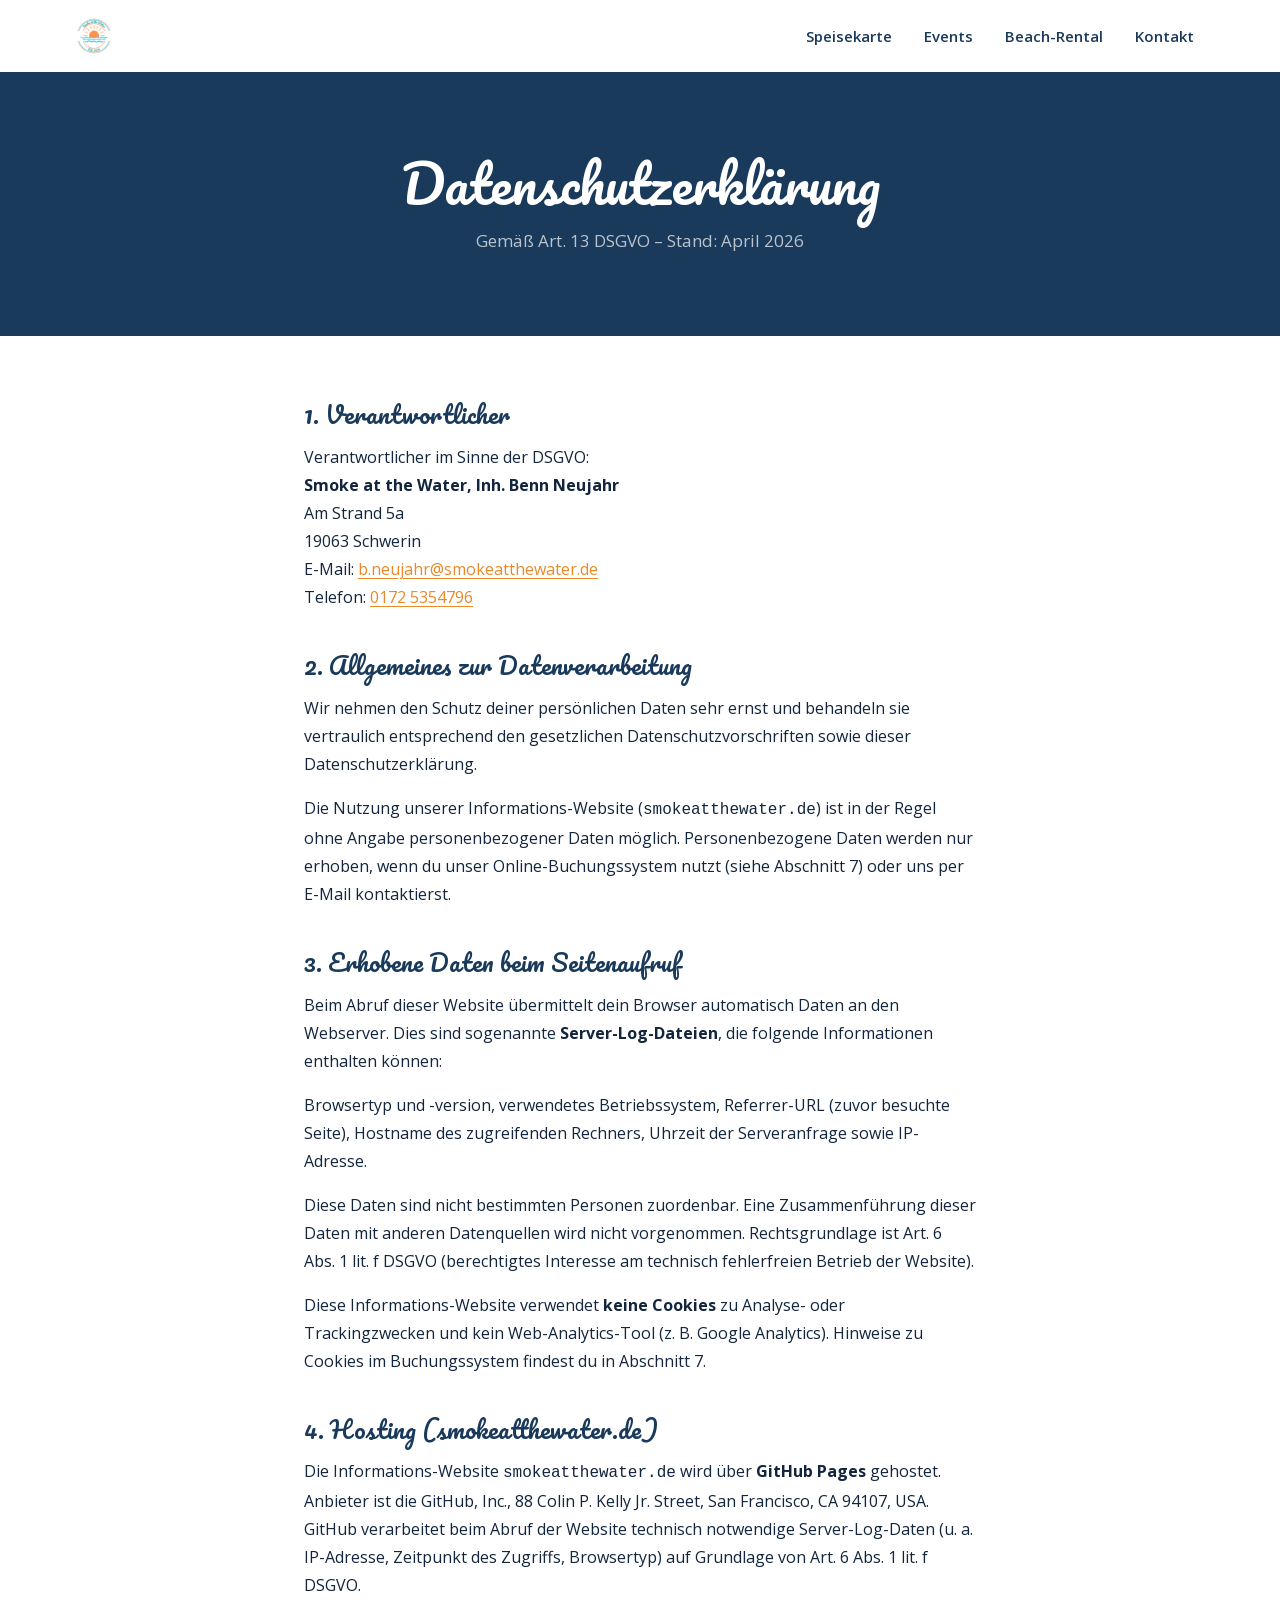
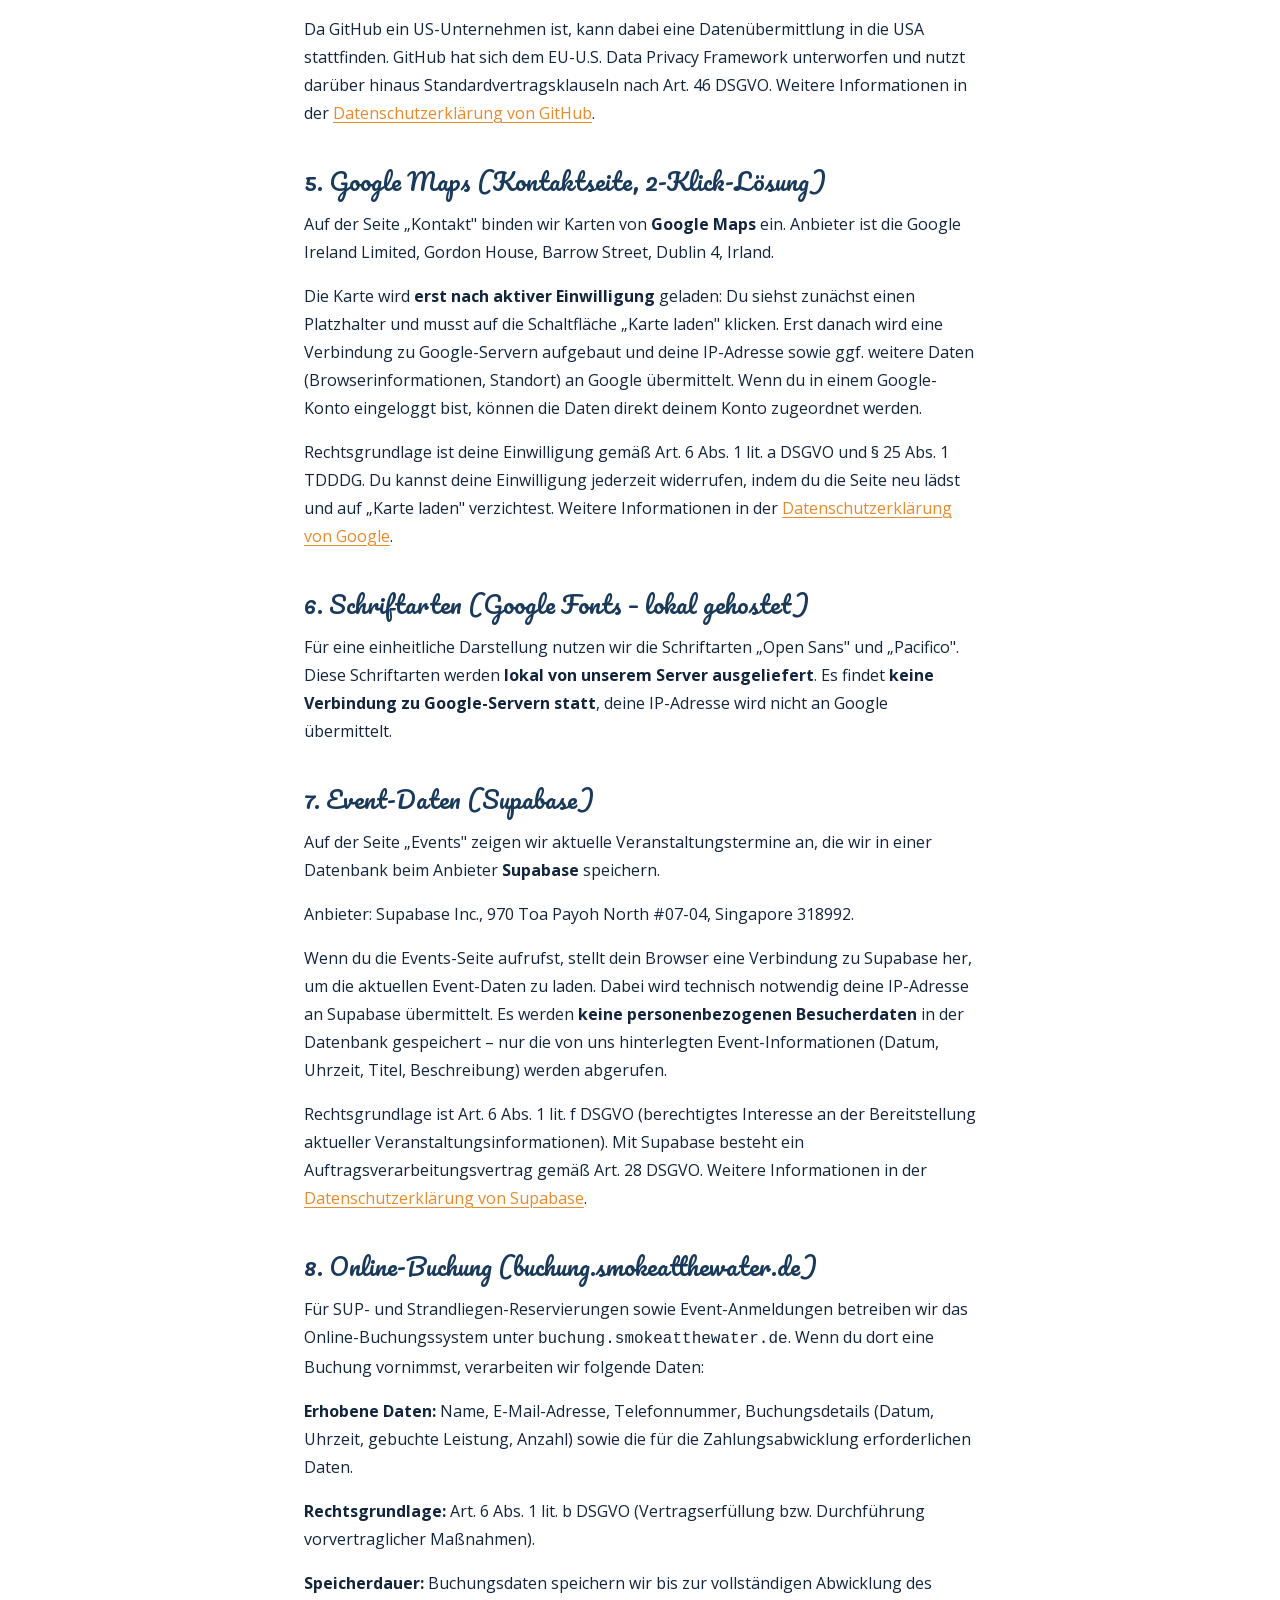
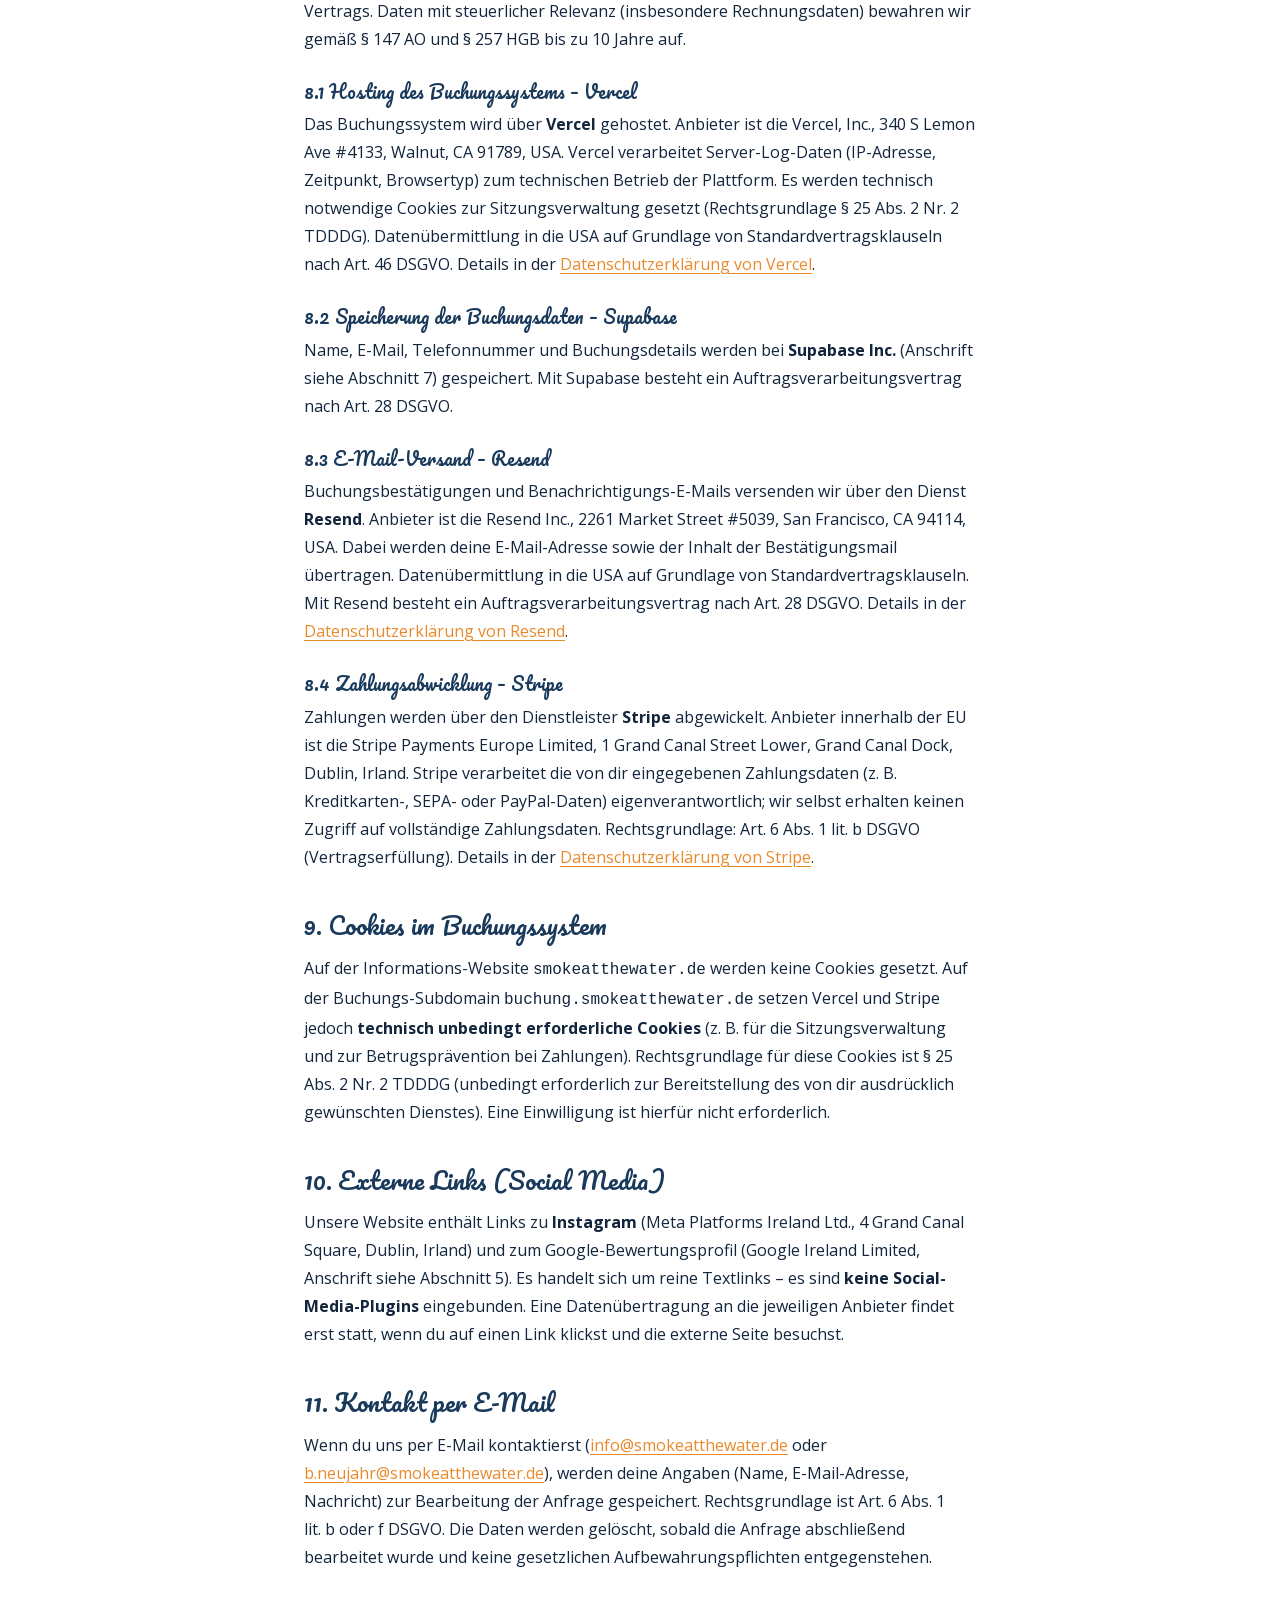
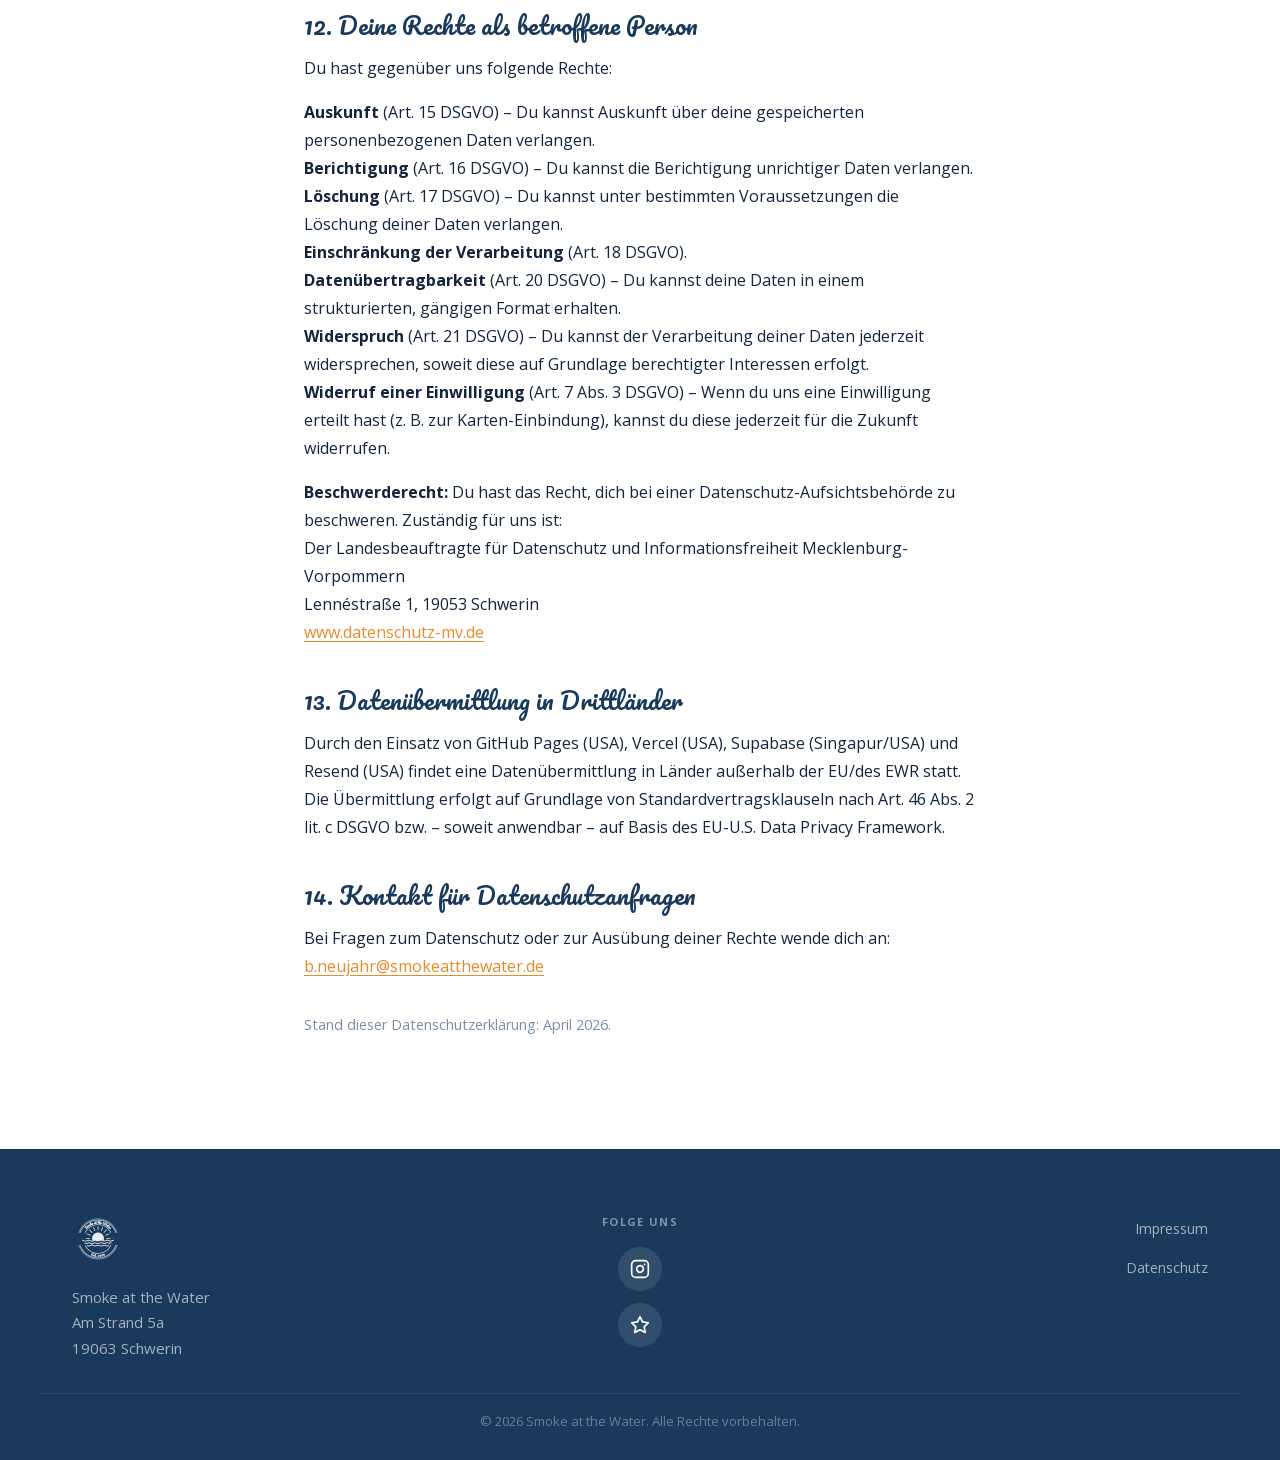
<file: datenschutz.html>
<!DOCTYPE html>
<html lang="de">
<head>
  <meta charset="UTF-8">
  <meta name="viewport" content="width=device-width, initial-scale=1.0">
  <title>Datenschutzerklärung – Smoke at the Water Schwerin</title>
  <meta name="description" content="Datenschutzerklärung von Smoke at the Water gemäß DSGVO.">
  <meta name="robots" content="noindex, follow">

  <link rel="icon" href="Logos/optimized/logo.png" type="image/png">
  <link rel="preload" href="Fonts/open-sans-latin.woff2" as="font" type="font/woff2" crossorigin>
  <link rel="stylesheet" href="css/style.css">

  <!-- Lokales SEO -->
  <meta name="geo.region" content="DE-MV">
  <meta name="geo.placename" content="Schwerin">
  <meta name="geo.position" content="53.602555;11.453974">
  <meta name="ICBM" content="53.602555, 11.453974">
  <link rel="canonical" href="https://smokeatthewater.de/datenschutz.html">
</head>
<body>

  <!-- ── NAVIGATION ── -->
  <header class="site-header" id="site-header">
    <nav class="nav" aria-label="Hauptnavigation">
      <a href="index.html" class="nav__logo" aria-label="Smoke at the Water – Zur Startseite">
        <img src="Logos/optimized/logo.png" alt="Smoke at the Water" width="52" height="52">
      </a>
      <ul class="nav__links" id="nav-menu" role="list">
        <li><a href="speisekarte.html">Speisekarte</a></li>
        <li><a href="events.html">Events</a></li>
        <li><a href="verleih.html">Beach-Rental</a></li>
        <li><a href="kontakt.html">Kontakt</a></li>
      </ul>
      <button
        class="nav__hamburger"
        id="hamburger"
        aria-expanded="false"
        aria-label="Menü öffnen"
        aria-controls="nav-menu"
      >
        <span aria-hidden="true"></span>
        <span aria-hidden="true"></span>
        <span aria-hidden="true"></span>
      </button>
    </nav>
  </header>

  <main>

    <!-- ── PAGE HERO ── -->
    <section class="page-hero" aria-label="Seitentitel">
      <div class="page-hero__inner">
        <h1>Datenschutz&shy;erklärung</h1>
        <p>Gemäß Art. 13 DSGVO – Stand: April 2026</p>
      </div>
    </section>

    <!-- ── DATENSCHUTZ INHALT ── -->
    <article class="legal-content" aria-labelledby="datenschutz-heading">

      <h2 id="datenschutz-heading">1. Verantwortlicher</h2>
      <p>
        Verantwortlicher im Sinne der DSGVO:<br>
        <strong>Smoke at the Water, Inh. Benn Neujahr</strong><br>
        Am Strand 5a<br>
        19063 Schwerin<br>
        E-Mail: <a href="mailto:b.neujahr@smokeatthewater.de">b.neujahr@smokeatthewater.de</a><br>
        Telefon: <a href="tel:+491725354796">0172 5354796</a>
      </p>

      <h2>2. Allgemeines zur Datenverarbeitung</h2>
      <p>
        Wir nehmen den Schutz deiner persönlichen Daten sehr ernst und behandeln sie
        vertraulich entsprechend den gesetzlichen Datenschutzvorschriften sowie dieser
        Datenschutzerklärung.
      </p>
      <p>
        Die Nutzung unserer Informations-Website (<code>smokeatthewater.de</code>) ist in der Regel
        ohne Angabe personenbezogener Daten möglich. Personenbezogene Daten werden nur erhoben,
        wenn du unser Online-Buchungssystem nutzt (siehe Abschnitt 7) oder uns per E-Mail
        kontaktierst.
      </p>

      <h2>3. Erhobene Daten beim Seitenaufruf</h2>
      <p>
        Beim Abruf dieser Website übermittelt dein Browser automatisch Daten an den Webserver.
        Dies sind sogenannte <strong>Server-Log-Dateien</strong>, die folgende Informationen enthalten können:
      </p>
      <p>
        Browsertyp und -version, verwendetes Betriebssystem, Referrer-URL (zuvor besuchte Seite),
        Hostname des zugreifenden Rechners, Uhrzeit der Serveranfrage sowie IP-Adresse.
      </p>
      <p>
        Diese Daten sind nicht bestimmten Personen zuordenbar. Eine Zusammenführung dieser Daten
        mit anderen Datenquellen wird nicht vorgenommen. Rechtsgrundlage ist Art. 6 Abs. 1 lit. f DSGVO
        (berechtigtes Interesse am technisch fehlerfreien Betrieb der Website).
      </p>
      <p>
        Diese Informations-Website verwendet <strong>keine Cookies</strong> zu Analyse- oder
        Trackingzwecken und kein Web-Analytics-Tool (z.&nbsp;B. Google Analytics). Hinweise zu
        Cookies im Buchungssystem findest du in Abschnitt 7.
      </p>

      <h2>4. Hosting (smokeatthewater.de)</h2>
      <p>
        Die Informations-Website <code>smokeatthewater.de</code> wird über
        <strong>GitHub Pages</strong> gehostet. Anbieter ist die
        GitHub, Inc., 88 Colin P. Kelly Jr. Street, San Francisco, CA 94107, USA.
        GitHub verarbeitet beim Abruf der Website technisch notwendige Server-Log-Daten
        (u.&nbsp;a. IP-Adresse, Zeitpunkt des Zugriffs, Browsertyp) auf Grundlage von
        Art. 6 Abs. 1 lit. f DSGVO.
      </p>
      <p>
        Da GitHub ein US-Unternehmen ist, kann dabei eine Datenübermittlung in die USA
        stattfinden. GitHub hat sich dem EU-U.S. Data Privacy Framework unterworfen und
        nutzt darüber hinaus Standardvertragsklauseln nach Art. 46 DSGVO.
        Weitere Informationen in der
        <a href="https://docs.github.com/de/site-policy/privacy-policies/github-general-privacy-statement" target="_blank" rel="noopener noreferrer">Datenschutzerklärung von GitHub</a>.
      </p>

      <h2>5. Google Maps (Kontaktseite, 2-Klick-Lösung)</h2>
      <p>
        Auf der Seite „Kontakt" binden wir Karten von <strong>Google Maps</strong> ein.
        Anbieter ist die Google Ireland Limited, Gordon House, Barrow Street, Dublin 4, Irland.
      </p>
      <p>
        Die Karte wird <strong>erst nach aktiver Einwilligung</strong> geladen: Du siehst zunächst
        einen Platzhalter und musst auf die Schaltfläche „Karte laden" klicken. Erst danach wird
        eine Verbindung zu Google-Servern aufgebaut und deine IP-Adresse sowie ggf. weitere
        Daten (Browserinformationen, Standort) an Google übermittelt. Wenn du in einem
        Google-Konto eingeloggt bist, können die Daten direkt deinem Konto zugeordnet werden.
      </p>
      <p>
        Rechtsgrundlage ist deine Einwilligung gemäß Art. 6 Abs. 1 lit. a DSGVO und
        § 25 Abs. 1 TDDDG. Du kannst deine Einwilligung jederzeit widerrufen, indem du die
        Seite neu lädst und auf „Karte laden" verzichtest. Weitere Informationen in der
        <a href="https://policies.google.com/privacy" target="_blank" rel="noopener noreferrer">Datenschutzerklärung von Google</a>.
      </p>

      <h2>6. Schriftarten (Google Fonts – lokal gehostet)</h2>
      <p>
        Für eine einheitliche Darstellung nutzen wir die Schriftarten „Open Sans" und „Pacifico".
        Diese Schriftarten werden <strong>lokal von unserem Server ausgeliefert</strong>.
        Es findet <strong>keine Verbindung zu Google-Servern statt</strong>, deine IP-Adresse
        wird nicht an Google übermittelt.
      </p>

      <h2>7. Event-Daten (Supabase)</h2>
      <p>
        Auf der Seite „Events" zeigen wir aktuelle Veranstaltungstermine an, die wir in einer
        Datenbank beim Anbieter <strong>Supabase</strong> speichern.
      </p>
      <p>
        Anbieter: Supabase Inc., 970 Toa Payoh North #07-04, Singapore 318992.
      </p>
      <p>
        Wenn du die Events-Seite aufrufst, stellt dein Browser eine Verbindung zu Supabase her,
        um die aktuellen Event-Daten zu laden. Dabei wird technisch notwendig deine IP-Adresse
        an Supabase übermittelt. Es werden <strong>keine personenbezogenen Besucherdaten</strong>
        in der Datenbank gespeichert – nur die von uns hinterlegten Event-Informationen
        (Datum, Uhrzeit, Titel, Beschreibung) werden abgerufen.
      </p>
      <p>
        Rechtsgrundlage ist Art. 6 Abs. 1 lit. f DSGVO (berechtigtes Interesse an der
        Bereitstellung aktueller Veranstaltungsinformationen). Mit Supabase besteht ein
        Auftragsverarbeitungsvertrag gemäß Art. 28 DSGVO. Weitere Informationen in der
        <a href="https://supabase.com/privacy" target="_blank" rel="noopener noreferrer">Datenschutzerklärung von Supabase</a>.
      </p>

      <h2>8. Online-Buchung (buchung.smokeatthewater.de)</h2>
      <p>
        Für SUP- und Strandliegen-Reservierungen sowie Event-Anmeldungen betreiben wir das
        Online-Buchungssystem unter <code>buchung.smokeatthewater.de</code>. Wenn du dort eine
        Buchung vornimmst, verarbeiten wir folgende Daten:
      </p>
      <p>
        <strong>Erhobene Daten:</strong> Name, E-Mail-Adresse, Telefonnummer,
        Buchungsdetails (Datum, Uhrzeit, gebuchte Leistung, Anzahl) sowie die für die
        Zahlungsabwicklung erforderlichen Daten.
      </p>
      <p>
        <strong>Rechtsgrundlage:</strong> Art. 6 Abs. 1 lit. b DSGVO (Vertragserfüllung bzw.
        Durchführung vorvertraglicher Maßnahmen).
      </p>
      <p>
        <strong>Speicherdauer:</strong> Buchungsdaten speichern wir bis zur vollständigen
        Abwicklung des Vertrags. Daten mit steuerlicher Relevanz (insbesondere Rechnungsdaten)
        bewahren wir gemäß §&nbsp;147 AO und §&nbsp;257 HGB bis zu 10 Jahre auf.
      </p>

      <h3>8.1 Hosting des Buchungssystems – Vercel</h3>
      <p>
        Das Buchungssystem wird über <strong>Vercel</strong> gehostet. Anbieter ist die
        Vercel, Inc., 340 S Lemon Ave #4133, Walnut, CA 91789, USA. Vercel verarbeitet
        Server-Log-Daten (IP-Adresse, Zeitpunkt, Browsertyp) zum technischen Betrieb der
        Plattform. Es werden technisch notwendige Cookies zur Sitzungsverwaltung gesetzt
        (Rechtsgrundlage §&nbsp;25 Abs.&nbsp;2 Nr.&nbsp;2 TDDDG). Datenübermittlung in die USA
        auf Grundlage von Standardvertragsklauseln nach Art.&nbsp;46 DSGVO. Details in der
        <a href="https://vercel.com/legal/privacy-policy" target="_blank" rel="noopener noreferrer">Datenschutzerklärung von Vercel</a>.
      </p>

      <h3>8.2 Speicherung der Buchungsdaten – Supabase</h3>
      <p>
        Name, E-Mail, Telefonnummer und Buchungsdetails werden bei <strong>Supabase Inc.</strong>
        (Anschrift siehe Abschnitt&nbsp;7) gespeichert. Mit Supabase besteht ein
        Auftragsverarbeitungsvertrag nach Art.&nbsp;28 DSGVO.
      </p>

      <h3>8.3 E-Mail-Versand – Resend</h3>
      <p>
        Buchungsbestätigungen und Benachrichtigungs-E-Mails versenden wir über den Dienst
        <strong>Resend</strong>. Anbieter ist die Resend Inc., 2261 Market Street #5039,
        San Francisco, CA 94114, USA. Dabei werden deine E-Mail-Adresse sowie der Inhalt der
        Bestätigungsmail übertragen. Datenübermittlung in die USA auf Grundlage von
        Standardvertragsklauseln. Mit Resend besteht ein Auftragsverarbeitungsvertrag nach
        Art.&nbsp;28 DSGVO. Details in der
        <a href="https://resend.com/legal/privacy-policy" target="_blank" rel="noopener noreferrer">Datenschutzerklärung von Resend</a>.
      </p>

      <h3>8.4 Zahlungsabwicklung – Stripe</h3>
      <p>
        Zahlungen werden über den Dienstleister <strong>Stripe</strong> abgewickelt.
        Anbieter innerhalb der EU ist die Stripe Payments Europe Limited, 1 Grand Canal Street
        Lower, Grand Canal Dock, Dublin, Irland. Stripe verarbeitet die von dir eingegebenen
        Zahlungsdaten (z.&nbsp;B. Kreditkarten-, SEPA- oder PayPal-Daten) eigenverantwortlich;
        wir selbst erhalten keinen Zugriff auf vollständige Zahlungsdaten.
        Rechtsgrundlage: Art.&nbsp;6 Abs.&nbsp;1 lit.&nbsp;b DSGVO (Vertragserfüllung).
        Details in der
        <a href="https://stripe.com/de/privacy" target="_blank" rel="noopener noreferrer">Datenschutzerklärung von Stripe</a>.
      </p>

      <h2>9. Cookies im Buchungssystem</h2>
      <p>
        Auf der Informations-Website <code>smokeatthewater.de</code> werden keine Cookies gesetzt.
        Auf der Buchungs-Subdomain <code>buchung.smokeatthewater.de</code> setzen Vercel und
        Stripe jedoch <strong>technisch unbedingt erforderliche Cookies</strong>
        (z.&nbsp;B. für die Sitzungsverwaltung und zur Betrugsprävention bei Zahlungen).
        Rechtsgrundlage für diese Cookies ist §&nbsp;25 Abs.&nbsp;2 Nr.&nbsp;2 TDDDG
        (unbedingt erforderlich zur Bereitstellung des von dir ausdrücklich gewünschten Dienstes).
        Eine Einwilligung ist hierfür nicht erforderlich.
      </p>

      <h2>10. Externe Links (Social Media)</h2>
      <p>
        Unsere Website enthält Links zu <strong>Instagram</strong> (Meta Platforms Ireland Ltd.,
        4 Grand Canal Square, Dublin, Irland) und zum Google-Bewertungsprofil
        (Google Ireland Limited, Anschrift siehe Abschnitt&nbsp;5). Es handelt sich um reine
        Textlinks – es sind <strong>keine Social-Media-Plugins</strong> eingebunden. Eine
        Datenübertragung an die jeweiligen Anbieter findet erst statt, wenn du auf einen Link
        klickst und die externe Seite besuchst.
      </p>

      <h2>11. Kontakt per E-Mail</h2>
      <p>
        Wenn du uns per E-Mail kontaktierst (<a href="mailto:info@smokeatthewater.de">info@smokeatthewater.de</a>
        oder <a href="mailto:b.neujahr@smokeatthewater.de">b.neujahr@smokeatthewater.de</a>),
        werden deine Angaben (Name, E-Mail-Adresse, Nachricht) zur Bearbeitung der Anfrage
        gespeichert. Rechtsgrundlage ist Art.&nbsp;6 Abs.&nbsp;1 lit.&nbsp;b oder f DSGVO.
        Die Daten werden gelöscht, sobald die Anfrage abschließend bearbeitet wurde und keine
        gesetzlichen Aufbewahrungspflichten entgegenstehen.
      </p>

      <h2>12. Deine Rechte als betroffene Person</h2>
      <p>Du hast gegenüber uns folgende Rechte:</p>
      <p>
        <strong>Auskunft</strong> (Art.&nbsp;15 DSGVO) – Du kannst Auskunft über deine gespeicherten
        personenbezogenen Daten verlangen.<br>
        <strong>Berichtigung</strong> (Art.&nbsp;16 DSGVO) – Du kannst die Berichtigung unrichtiger
        Daten verlangen.<br>
        <strong>Löschung</strong> (Art.&nbsp;17 DSGVO) – Du kannst unter bestimmten Voraussetzungen
        die Löschung deiner Daten verlangen.<br>
        <strong>Einschränkung der Verarbeitung</strong> (Art.&nbsp;18 DSGVO).<br>
        <strong>Datenübertragbarkeit</strong> (Art.&nbsp;20 DSGVO) – Du kannst deine Daten in einem
        strukturierten, gängigen Format erhalten.<br>
        <strong>Widerspruch</strong> (Art.&nbsp;21 DSGVO) – Du kannst der Verarbeitung deiner Daten
        jederzeit widersprechen, soweit diese auf Grundlage berechtigter Interessen erfolgt.<br>
        <strong>Widerruf einer Einwilligung</strong> (Art.&nbsp;7 Abs.&nbsp;3 DSGVO) – Wenn du uns
        eine Einwilligung erteilt hast (z.&nbsp;B. zur Karten-Einbindung), kannst du diese
        jederzeit für die Zukunft widerrufen.
      </p>
      <p>
        <strong>Beschwerderecht:</strong> Du hast das Recht, dich bei einer Datenschutz-Aufsichtsbehörde
        zu beschweren. Zuständig für uns ist:<br>
        Der Landesbeauftragte für Datenschutz und Informationsfreiheit Mecklenburg-Vorpommern<br>
        Lennéstraße 1, 19053 Schwerin<br>
        <a href="https://www.datenschutz-mv.de" target="_blank" rel="noopener noreferrer">www.datenschutz-mv.de</a>
      </p>

      <h2>13. Datenübermittlung in Drittländer</h2>
      <p>
        Durch den Einsatz von GitHub Pages (USA), Vercel (USA), Supabase (Singapur/USA) und
        Resend (USA) findet eine Datenübermittlung in Länder außerhalb der EU/des EWR statt.
        Die Übermittlung erfolgt auf Grundlage von Standardvertragsklauseln nach
        Art.&nbsp;46 Abs.&nbsp;2 lit.&nbsp;c DSGVO bzw. – soweit anwendbar – auf Basis des
        EU-U.S. Data Privacy Framework.
      </p>

      <h2>14. Kontakt für Datenschutzanfragen</h2>
      <p>
        Bei Fragen zum Datenschutz oder zur Ausübung deiner Rechte wende dich an:<br>
        <a href="mailto:b.neujahr@smokeatthewater.de">b.neujahr@smokeatthewater.de</a>
      </p>

      <p style="margin-top: 2rem; color: var(--color-muted); font-size: 0.9em;">
        Stand dieser Datenschutzerklärung: April 2026.
      </p>

    </article>
  </main>

  <!-- ── FOOTER ── -->
  <footer class="footer" aria-label="Seitenende">
    <div class="footer__inner">
      <div class="footer__brand">
        <img src="Logos/optimized/logo.png" alt="Smoke at the Water Logo" width="52" height="52" loading="lazy">
        <address>
          Smoke at the Water<br>
          Am Strand 5a<br>
          19063 Schwerin
        </address>
      </div>
      <div class="footer__social" aria-label="Social Media">
        <span class="footer__social-label">Folge uns</span>
        <a href="https://www.instagram.com/smoke_at_the_water/" aria-label="Instagram" title="Instagram" rel="noopener noreferrer" target="_blank">
          <svg xmlns="http://www.w3.org/2000/svg" viewBox="0 0 24 24" fill="none" stroke="currentColor" stroke-width="2" stroke-linecap="round" stroke-linejoin="round" aria-hidden="true">
            <rect x="2" y="2" width="20" height="20" rx="5" ry="5"/>
            <path d="M16 11.37A4 4 0 1112.63 8 4 4 0 0116 11.37z"/>
            <line x1="17.5" y1="6.5" x2="17.51" y2="6.5"/>
          </svg>
        </a>
        <a href="https://share.google/wbqceInN0S07DFE3K" aria-label="Google Bewertungen" title="Google Bewertungen" target="_blank" rel="noopener noreferrer">
          <svg xmlns="http://www.w3.org/2000/svg" viewBox="0 0 24 24" fill="none" stroke="currentColor" stroke-width="2" stroke-linecap="round" stroke-linejoin="round" aria-hidden="true">
            <path d="M12 2l3.09 6.26L22 9.27l-5 4.87 1.18 6.88L12 17.77l-6.18 3.25L7 14.14 2 9.27l6.91-1.01L12 2z"/>
          </svg>
        </a>
      </div>
      <nav class="footer__legal" aria-label="Rechtliche Links">
        <a href="impressum.html">Impressum</a>
        <a href="datenschutz.html">Datenschutz</a>
      </nav>
    </div>
    <p class="footer__copy">
      &copy; <span id="year"></span> Smoke at the Water. Alle Rechte vorbehalten.
    </p>
  </footer>

  <script>document.getElementById('year').textContent = new Date().getFullYear();</script>
  <script src="js/main.js"></script>
</body>
</html>
</file>
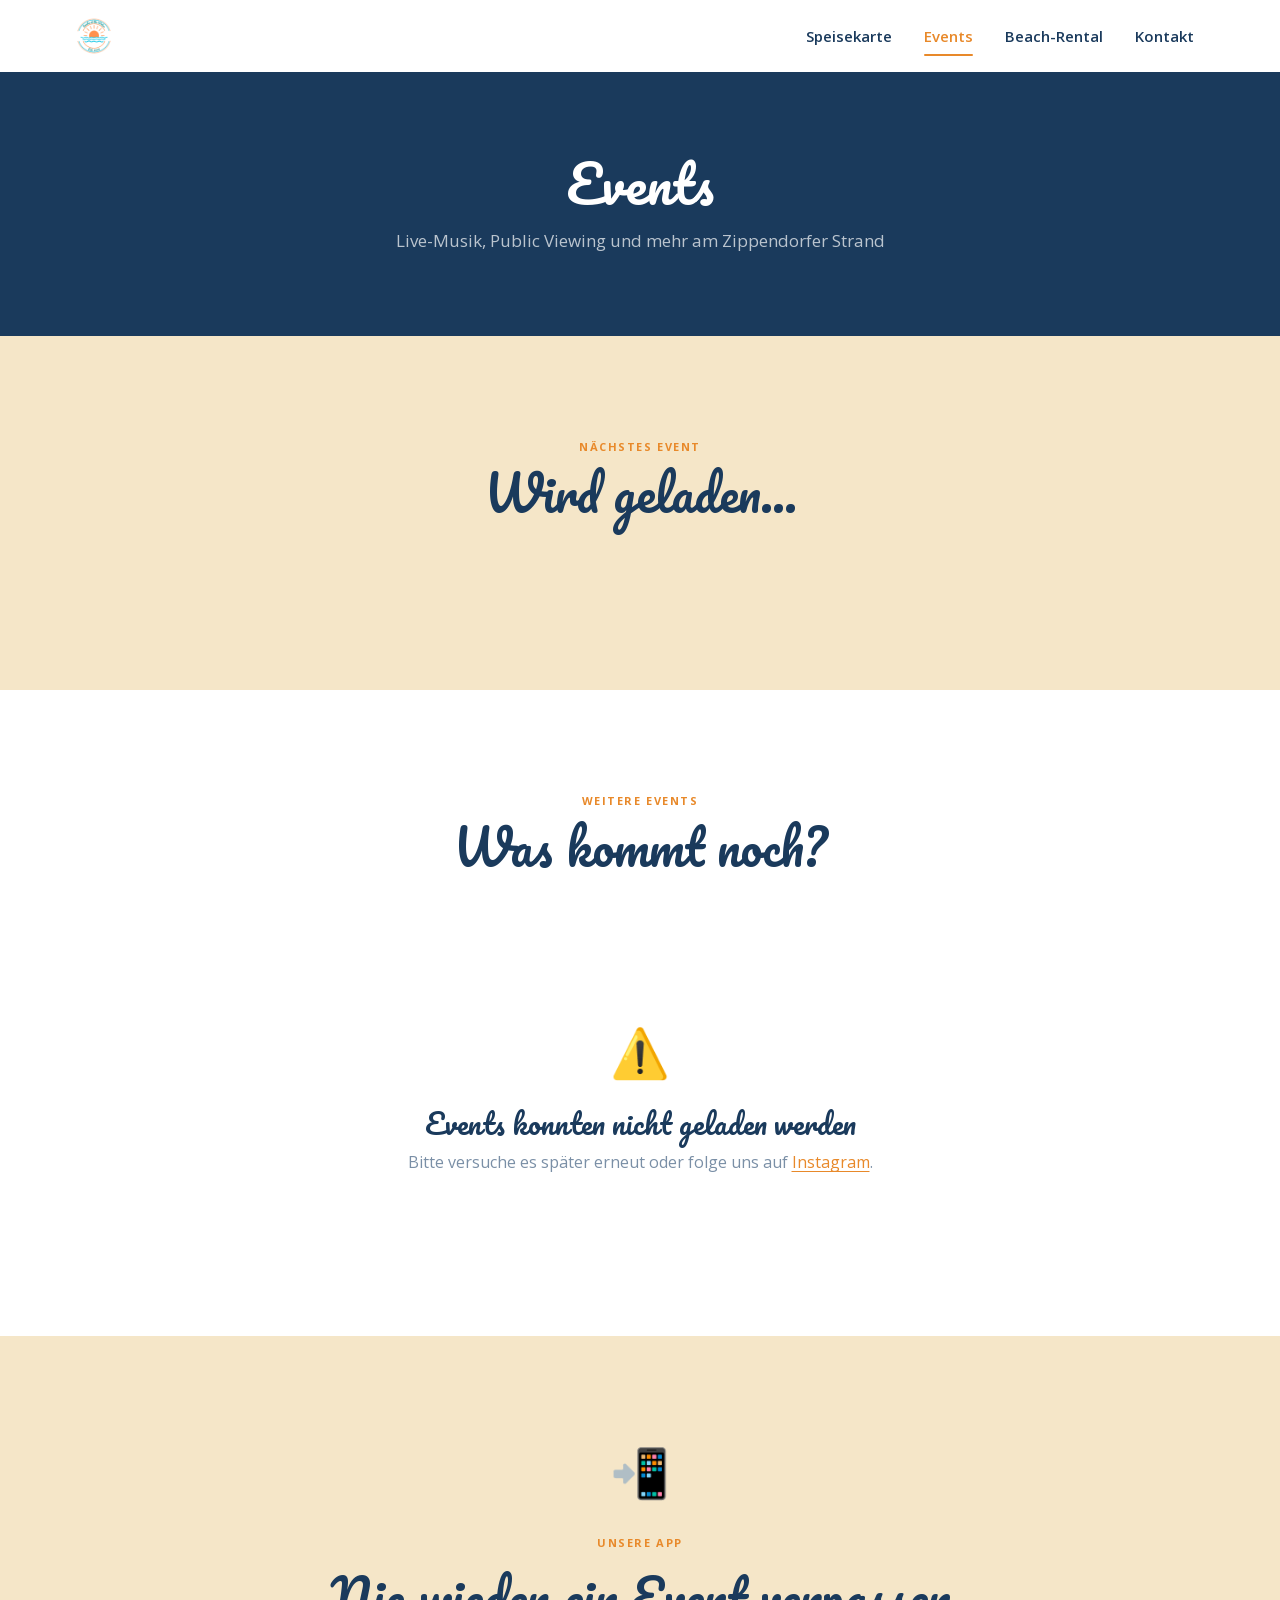
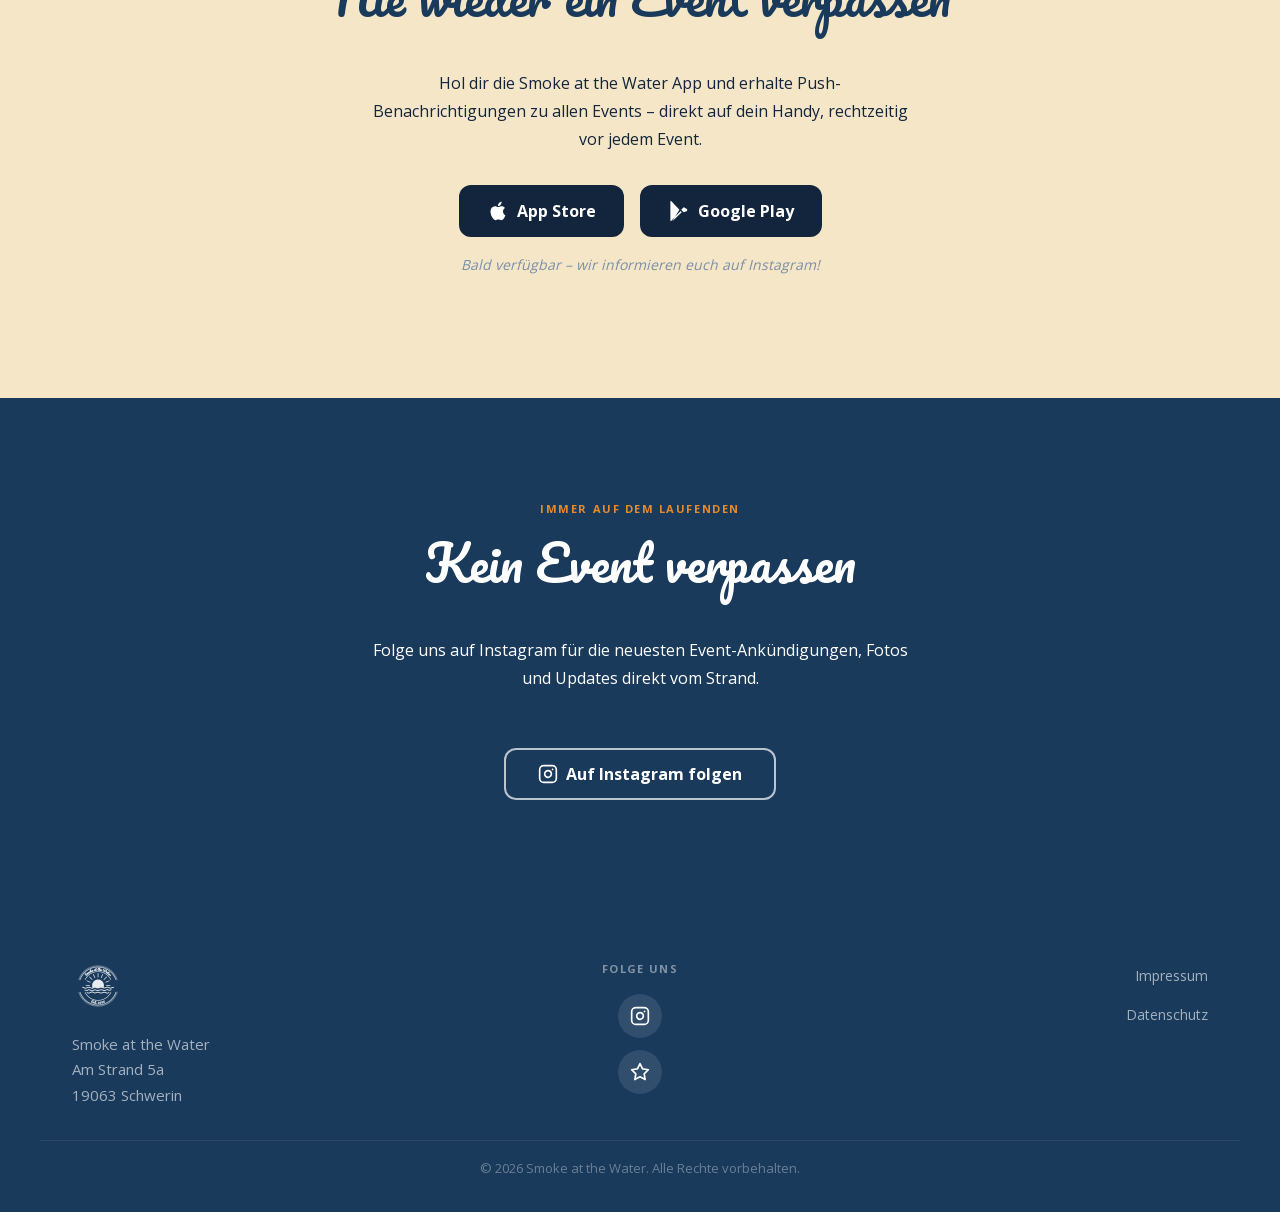
<file: events.html>
<!DOCTYPE html>
<html lang="de">
<head>
  <meta charset="UTF-8">
  <meta name="viewport" content="width=device-width, initial-scale=1.0">
  <title>Events 2026 – Smoke at the Water Schwerin</title>
  <meta name="description" content="Events bei Smoke at the Water: Live-Musik, Public Viewing und mehr direkt am Zippendorfer Strand in Schwerin. Eiskalte Getränke, frisch Gegrilltes und beste Stimmung.">

  <meta property="og:type"        content="website">
  <meta property="og:title"       content="Events 2026 – Smoke at the Water Schwerin">
  <meta property="og:description" content="Events und DJ-Abende 2026 am Zippendorfer Strand in Schwerin.">
  <meta property="og:url"         content="https://smokeatthewater.de/events.html">
  <meta property="og:image"       content="https://smokeatthewater.de/Bilder%20vom%20Imbiss/optimized/plakat-dj-abende.png">

  <link rel="icon" href="Logos/optimized/logo.png" type="image/png">
  <link rel="preload" href="Fonts/open-sans-latin.woff2" as="font" type="font/woff2" crossorigin>
  <link rel="stylesheet" href="css/style.css">

  <!-- Lokales SEO -->
  <meta name="geo.region" content="DE-MV">
  <meta name="geo.placename" content="Schwerin">
  <meta name="geo.position" content="53.602555;11.453974">
  <meta name="ICBM" content="53.602555, 11.453974">
  <link rel="canonical" href="https://smokeatthewater.de/events.html">
</head>
<body>

  <!-- NAVIGATION -->
  <header class="site-header" id="site-header">
    <nav class="nav" aria-label="Hauptnavigation">
      <a href="index.html" class="nav__logo" aria-label="Smoke at the Water – Zur Startseite">
        <img src="Logos/optimized/logo.png" alt="Smoke at the Water" width="52" height="52">
      </a>
      <ul class="nav__links" id="nav-menu" role="list">
        <li><a href="speisekarte.html">Speisekarte</a></li>
        <li><a href="events.html" class="active" aria-current="page">Events</a></li>
        <li><a href="verleih.html">Beach-Rental</a></li>
        <li><a href="kontakt.html">Kontakt</a></li>
      </ul>
      <button
        class="nav__hamburger"
        id="hamburger"
        aria-expanded="false"
        aria-label="Menü öffnen"
        aria-controls="nav-menu"
      >
        <span aria-hidden="true"></span>
        <span aria-hidden="true"></span>
        <span aria-hidden="true"></span>
      </button>
    </nav>
  </header>

  <main>

    <!-- PAGE HERO -->
    <section class="page-hero" aria-label="Seitentitel">
      <div class="page-hero__inner">
        <h1>Events</h1>
        <p>Live-Musik, Public Viewing und mehr am Zippendorfer Strand</p>
      </div>
    </section>

    <!-- NÄCHSTES EVENT -->
    <section class="section section--sand" aria-labelledby="next-event-heading">
      <div class="container">
        <div class="section__header">
          <span class="section__label">Nächstes Event</span>
          <h2 class="section__title" id="next-event-heading">
            <span id="next-event-title">Wird geladen…</span>
          </h2>
        </div>
        <div id="next-event-section">
          <div id="events-loader" class="events-loader">
            <div class="events-loader__spinner"></div>
            <p>Events werden geladen…</p>
          </div>
        </div>
      </div>
    </section>

    <!-- WEITERE EVENTS -->
    <section class="section section--white" aria-labelledby="more-events-heading">
      <div class="container">
        <div class="section__header">
          <span class="section__label">Weitere Events</span>
          <h2 class="section__title" id="more-events-heading">Was kommt noch?</h2>
        </div>
        <div id="events-container" class="events-list"></div>
      </div>
    </section>

    <!-- APP PROMO -->
    <section class="section section--sand" aria-labelledby="app-promo-heading">
      <div class="container">
        <div class="content-centered app-promo">
          <div class="app-promo__icon" aria-hidden="true">📲</div>
          <span class="section__label">Unsere App</span>
          <h2 id="app-promo-heading">Nie wieder ein Event verpassen</h2>
          <p>Hol dir die Smoke at the Water App und erhalte Push-Benachrichtigungen zu allen Events &ndash; direkt auf dein Handy, rechtzeitig vor jedem Event.</p>
          <div class="app-store-buttons">
            <a href="#app-coming-soon" class="btn btn--store" id="btn-app-store" aria-label="Im App Store laden">
              <svg xmlns="http://www.w3.org/2000/svg" viewBox="0 0 24 24" fill="currentColor" aria-hidden="true">
                <path d="M18.71 19.5c-.83 1.24-1.71 2.45-3.05 2.47-1.34.03-1.77-.79-3.29-.79-1.53 0-2 .77-3.27.82-1.31.05-2.3-1.32-3.14-2.53C4.25 17 2.94 12.45 4.7 9.39c.87-1.52 2.43-2.48 4.12-2.51 1.28-.02 2.5.87 3.29.87.78 0 2.26-1.07 3.8-.91.65.03 2.47.26 3.64 1.98-.09.06-2.17 1.28-2.15 3.81.03 3.02 2.65 4.03 2.68 4.04-.03.07-.42 1.44-1.38 2.83M13 3.5c.73-.83 1.94-1.46 2.94-1.5.13 1.17-.34 2.35-1.04 3.19-.69.85-1.83 1.51-2.95 1.42-.15-1.15.41-2.35 1.05-3.11"/>
              </svg>
              App Store
            </a>
            <a href="#app-coming-soon" class="btn btn--store" id="btn-google-play" aria-label="Bei Google Play laden">
              <svg xmlns="http://www.w3.org/2000/svg" viewBox="0 0 24 24" fill="currentColor" aria-hidden="true">
                <path d="M3.18 23.08c-.36-.17-.58-.51-.58-.92V1.84c0-.41.22-.75.58-.92l10.6 11.08L3.18 23.08zm1.59.13L15 13.23l-2.59-2.71L4.77 23.21zm12.33-9.88l-2.65-2.77 2.65-2.77 3.15 1.82c.5.29.81.79.81 1.35s-.31 1.07-.81 1.35l-3.15 1.02zm-3.3-3.45L4.77.79l9.63 9.63L13.8 9.88z"/>
              </svg>
              Google Play
            </a>
          </div>
          <p class="app-promo__hint">Bald verfügbar &ndash; wir informieren euch auf Instagram!</p>
        </div>
      </div>
    </section>

    <!-- CTA -->
    <section class="section section--blue" aria-labelledby="cta-heading">
      <div class="container">
        <div class="content-centered">
          <span class="section__label">Immer auf dem Laufenden</span>
          <h2 id="cta-heading">Kein Event verpassen</h2>
          <p>Folge uns auf Instagram für die neuesten Event-Ankündigungen, Fotos und Updates direkt vom Strand.</p>
          <a href="https://instagram.com/smoke_at_the_water/" class="btn btn--ghost" target="_blank" rel="noopener noreferrer" style="margin-top: var(--space-md);">
            <svg xmlns="http://www.w3.org/2000/svg" viewBox="0 0 24 24" fill="none" stroke="currentColor" stroke-width="2" stroke-linecap="round" stroke-linejoin="round" aria-hidden="true">
              <rect x="2" y="2" width="20" height="20" rx="5" ry="5"/>
              <path d="M16 11.37A4 4 0 1112.63 8 4 4 0 0116 11.37z"/>
              <line x1="17.5" y1="6.5" x2="17.51" y2="6.5"/>
            </svg>
            Auf Instagram folgen
          </a>
        </div>
      </div>
    </section>

  </main>

  <!-- FOOTER -->
  <footer class="footer" aria-label="Seitenende">
    <div class="footer__inner">
      <div class="footer__brand">
        <img src="Logos/optimized/logo.png" alt="Smoke at the Water Logo" width="52" height="52" loading="lazy">
        <address>
          Smoke at the Water<br>
          Am Strand 5a<br>
          19063 Schwerin
        </address>
      </div>
      <div class="footer__social" aria-label="Social Media">
        <span class="footer__social-label">Folge uns</span>
        <a href="https://www.instagram.com/smoke_at_the_water/" aria-label="Instagram" title="Instagram" rel="noopener noreferrer" target="_blank">
          <svg xmlns="http://www.w3.org/2000/svg" viewBox="0 0 24 24" fill="none" stroke="currentColor" stroke-width="2" stroke-linecap="round" stroke-linejoin="round" aria-hidden="true">
            <rect x="2" y="2" width="20" height="20" rx="5" ry="5"/>
            <path d="M16 11.37A4 4 0 1112.63 8 4 4 0 0116 11.37z"/>
            <line x1="17.5" y1="6.5" x2="17.51" y2="6.5"/>
          </svg>
        </a>
        <a href="https://share.google/wbqceInN0S07DFE3K" aria-label="Google Bewertungen" title="Google Bewertungen" target="_blank" rel="noopener noreferrer">
          <svg xmlns="http://www.w3.org/2000/svg" viewBox="0 0 24 24" fill="none" stroke="currentColor" stroke-width="2" stroke-linecap="round" stroke-linejoin="round" aria-hidden="true">
            <path d="M12 2l3.09 6.26L22 9.27l-5 4.87 1.18 6.88L12 17.77l-6.18 3.25L7 14.14 2 9.27l6.91-1.01L12 2z"/>
          </svg>
        </a>
      </div>
      <nav class="footer__legal" aria-label="Rechtliche Links">
        <a href="impressum.html">Impressum</a>
        <a href="datenschutz.html">Datenschutz</a>
      </nav>
    </div>
    <p class="footer__copy">
      &copy; <span id="year"></span> Smoke at the Water. Alle Rechte vorbehalten.
    </p>
  </footer>

  <script>document.getElementById('year').textContent = new Date().getFullYear();</script>
  <script src="js/main.js"></script>
  <script src="js/events.js"></script>
</body>
</html>
</file>
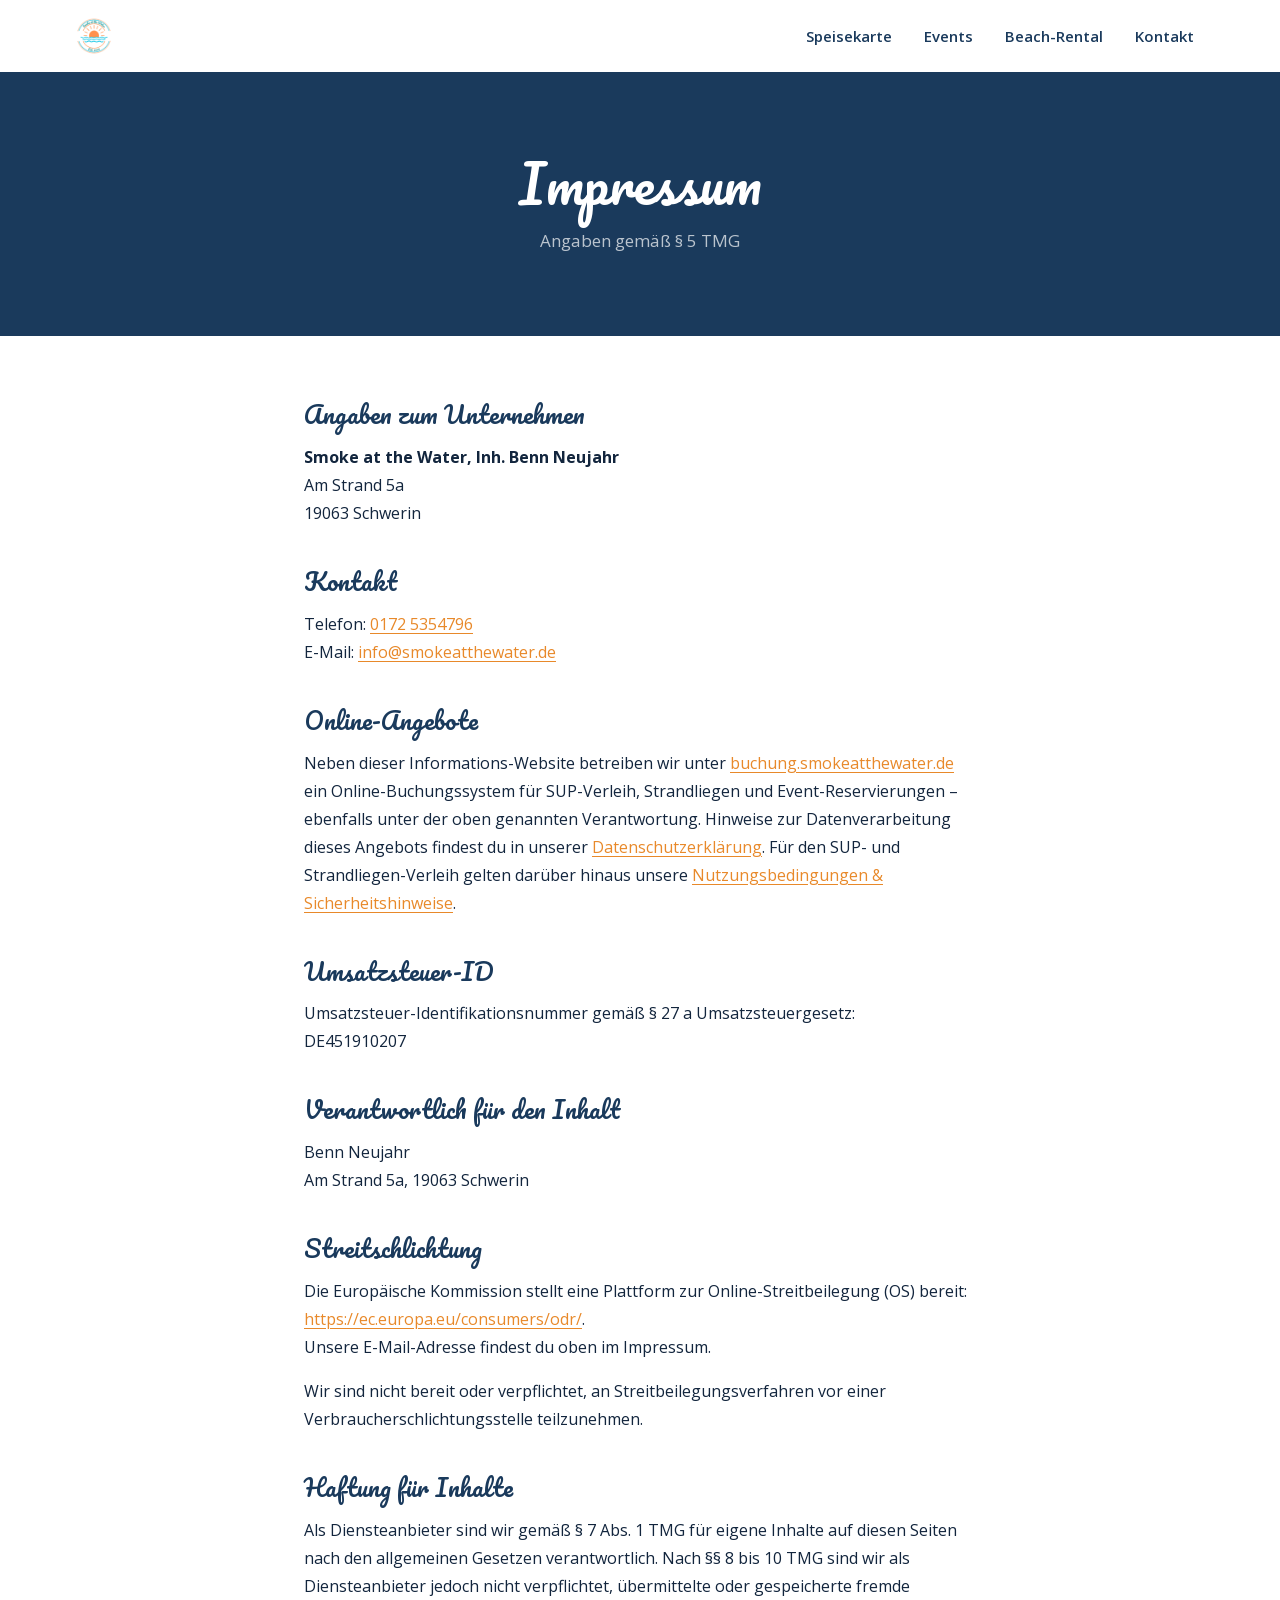
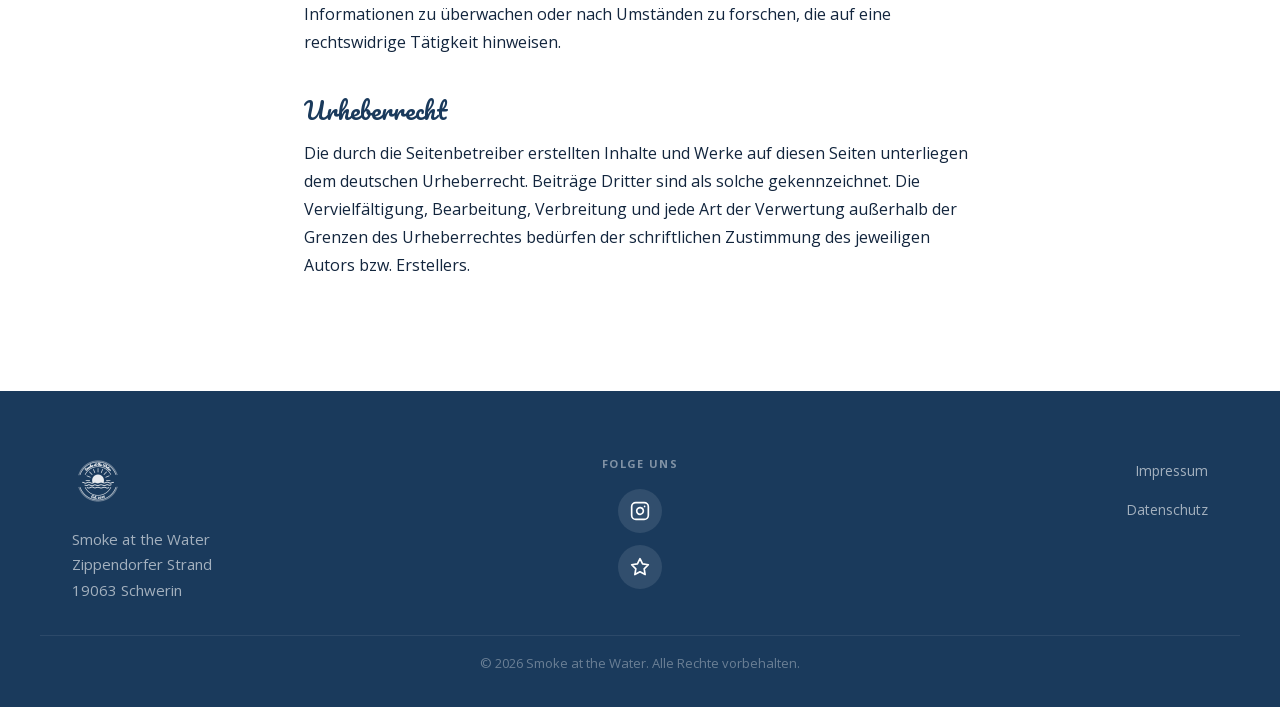
<file: impressum.html>
<!DOCTYPE html>
<html lang="de">
<head>
  <meta charset="UTF-8">
  <meta name="viewport" content="width=device-width, initial-scale=1.0">
  <title>Impressum – Smoke at the Water Schwerin</title>
  <meta name="description" content="Impressum von Smoke at the Water – Strandimbiss am Zippendorfer Strand in Schwerin.">
  <meta name="robots" content="noindex, follow">

  <link rel="icon" href="Logos/optimized/logo.png" type="image/png">
  <link rel="preload" href="Fonts/open-sans-latin.woff2" as="font" type="font/woff2" crossorigin>
  <link rel="stylesheet" href="css/style.css">

  <!-- Lokales SEO -->
  <meta name="geo.region" content="DE-MV">
  <meta name="geo.placename" content="Schwerin">
  <meta name="geo.position" content="53.602555;11.453974">
  <meta name="ICBM" content="53.602555, 11.453974">
  <link rel="canonical" href="https://smokeatthewater.de/impressum.html">
</head>
<body>

  <!-- ── NAVIGATION ── -->
  <header class="site-header" id="site-header">
    <nav class="nav" aria-label="Hauptnavigation">
      <a href="index.html" class="nav__logo" aria-label="Smoke at the Water – Zur Startseite">
        <img src="Logos/optimized/logo.png" alt="Smoke at the Water" width="52" height="52">
      </a>
      <ul class="nav__links" id="nav-menu" role="list">
        <li><a href="speisekarte.html">Speisekarte</a></li>
        <li><a href="events.html">Events</a></li>
        <li><a href="verleih.html">Beach-Rental</a></li>
        <li><a href="kontakt.html">Kontakt</a></li>
      </ul>
      <button
        class="nav__hamburger"
        id="hamburger"
        aria-expanded="false"
        aria-label="Menü öffnen"
        aria-controls="nav-menu"
      >
        <span aria-hidden="true"></span>
        <span aria-hidden="true"></span>
        <span aria-hidden="true"></span>
      </button>
    </nav>
  </header>

  <main>

    <!-- ── PAGE HERO ── -->
    <section class="page-hero" aria-label="Seitentitel">
      <div class="page-hero__inner">
        <h1>Impressum</h1>
        <p>Angaben gemäß § 5 TMG</p>
      </div>
    </section>

    <!-- ── IMPRESSUM INHALT ── -->
    <article class="legal-content" aria-labelledby="impressum-heading">

      <h2 id="impressum-heading">Angaben zum Unternehmen</h2>
      <!-- TODO: Name und Rechtsform eintragen -->
      <p>
        <strong>Smoke at the Water, Inh. Benn Neujahr</strong><br>
        Am Strand 5a<br>
        19063 Schwerin
      </p>

      <h2>Kontakt</h2>
      <p>
        Telefon: <a href="tel:+491725354796">0172 5354796</a><br>
        E-Mail: <a href="mailto:info@smokeatthewater.de">info@smokeatthewater.de</a>
      </p>

      <h2>Online-Angebote</h2>
      <p>
        Neben dieser Informations-Website betreiben wir unter
        <a href="https://buchung.smokeatthewater.de" target="_blank" rel="noopener noreferrer">buchung.smokeatthewater.de</a>
        ein Online-Buchungssystem für SUP-Verleih, Strandliegen und Event-Reservierungen –
        ebenfalls unter der oben genannten Verantwortung. Hinweise zur Datenverarbeitung
        dieses Angebots findest du in unserer
        <a href="datenschutz.html">Datenschutzerklärung</a>. Für den SUP- und Strandliegen-Verleih
        gelten darüber hinaus unsere
        <a href="nutzungsbedingungen.html">Nutzungsbedingungen &amp; Sicherheitshinweise</a>.
      </p>

      <h2>Umsatzsteuer-ID</h2>
      <!-- TODO: USt-IdNr. eintragen (falls vorhanden) oder Abschnitt entfernen -->
      <p>
        Umsatzsteuer-Identifikationsnummer gemäß § 27 a Umsatzsteuergesetz:<br>
        DE451910207
      </p>

      <h2>Verantwortlich für den Inhalt</h2>
      <!-- TODO: Verantwortliche Person eintragen -->
      <p>
        Benn Neujahr<br>
        Am Strand 5a, 19063 Schwerin
      </p>

      <h2>Streitschlichtung</h2>
      <p>
        Die Europäische Kommission stellt eine Plattform zur Online-Streitbeilegung (OS) bereit:
        <a href="https://ec.europa.eu/consumers/odr/" target="_blank" rel="noopener noreferrer">https://ec.europa.eu/consumers/odr/</a>.<br>
        Unsere E-Mail-Adresse findest du oben im Impressum.
      </p>
      <p>
        Wir sind nicht bereit oder verpflichtet, an Streitbeilegungsverfahren vor einer
        Verbraucherschlichtungsstelle teilzunehmen.
      </p>

      <h2>Haftung für Inhalte</h2>
      <p>
        Als Diensteanbieter sind wir gemäß § 7 Abs. 1 TMG für eigene Inhalte auf diesen Seiten
        nach den allgemeinen Gesetzen verantwortlich. Nach §§ 8 bis 10 TMG sind wir als
        Diensteanbieter jedoch nicht verpflichtet, übermittelte oder gespeicherte fremde
        Informationen zu überwachen oder nach Umständen zu forschen, die auf eine rechtswidrige
        Tätigkeit hinweisen.
      </p>

      <h2>Urheberrecht</h2>
      <p>
        Die durch die Seitenbetreiber erstellten Inhalte und Werke auf diesen Seiten unterliegen
        dem deutschen Urheberrecht. Beiträge Dritter sind als solche gekennzeichnet. Die
        Vervielfältigung, Bearbeitung, Verbreitung und jede Art der Verwertung außerhalb der
        Grenzen des Urheberrechtes bedürfen der schriftlichen Zustimmung des jeweiligen Autors
        bzw. Erstellers.
      </p>

    </article>
  </main>

  <!-- ── FOOTER ── -->
  <footer class="footer" aria-label="Seitenende">
    <div class="footer__inner">
      <div class="footer__brand">
        <img src="Logos/optimized/logo.png" alt="Smoke at the Water Logo" width="52" height="52" loading="lazy">
        <address>
          Smoke at the Water<br>
          Zippendorfer Strand<br>
          19063 Schwerin
        </address>
      </div>
      <div class="footer__social" aria-label="Social Media">
        <span class="footer__social-label">Folge uns</span>
        <a href="https://www.instagram.com/smoke_at_the_water/" aria-label="Instagram" title="Instagram" rel="noopener noreferrer" target="_blank">
          <svg xmlns="http://www.w3.org/2000/svg" viewBox="0 0 24 24" fill="none" stroke="currentColor" stroke-width="2" stroke-linecap="round" stroke-linejoin="round" aria-hidden="true">
            <rect x="2" y="2" width="20" height="20" rx="5" ry="5"/>
            <path d="M16 11.37A4 4 0 1112.63 8 4 4 0 0116 11.37z"/>
            <line x1="17.5" y1="6.5" x2="17.51" y2="6.5"/>
          </svg>
        </a>
        <a href="https://share.google/wbqceInN0S07DFE3K" aria-label="Google Bewertungen" title="Google Bewertungen" target="_blank" rel="noopener noreferrer">
          <svg xmlns="http://www.w3.org/2000/svg" viewBox="0 0 24 24" fill="none" stroke="currentColor" stroke-width="2" stroke-linecap="round" stroke-linejoin="round" aria-hidden="true">
            <path d="M12 2l3.09 6.26L22 9.27l-5 4.87 1.18 6.88L12 17.77l-6.18 3.25L7 14.14 2 9.27l6.91-1.01L12 2z"/>
          </svg>
        </a>
      </div>
      <nav class="footer__legal" aria-label="Rechtliche Links">
        <a href="impressum.html">Impressum</a>
        <a href="datenschutz.html">Datenschutz</a>
      </nav>
    </div>
    <p class="footer__copy">
      &copy; <span id="year"></span> Smoke at the Water. Alle Rechte vorbehalten.
    </p>
  </footer>

  <script>document.getElementById('year').textContent = new Date().getFullYear();</script>
  <script src="js/main.js"></script>
</body>
</html>
</file>
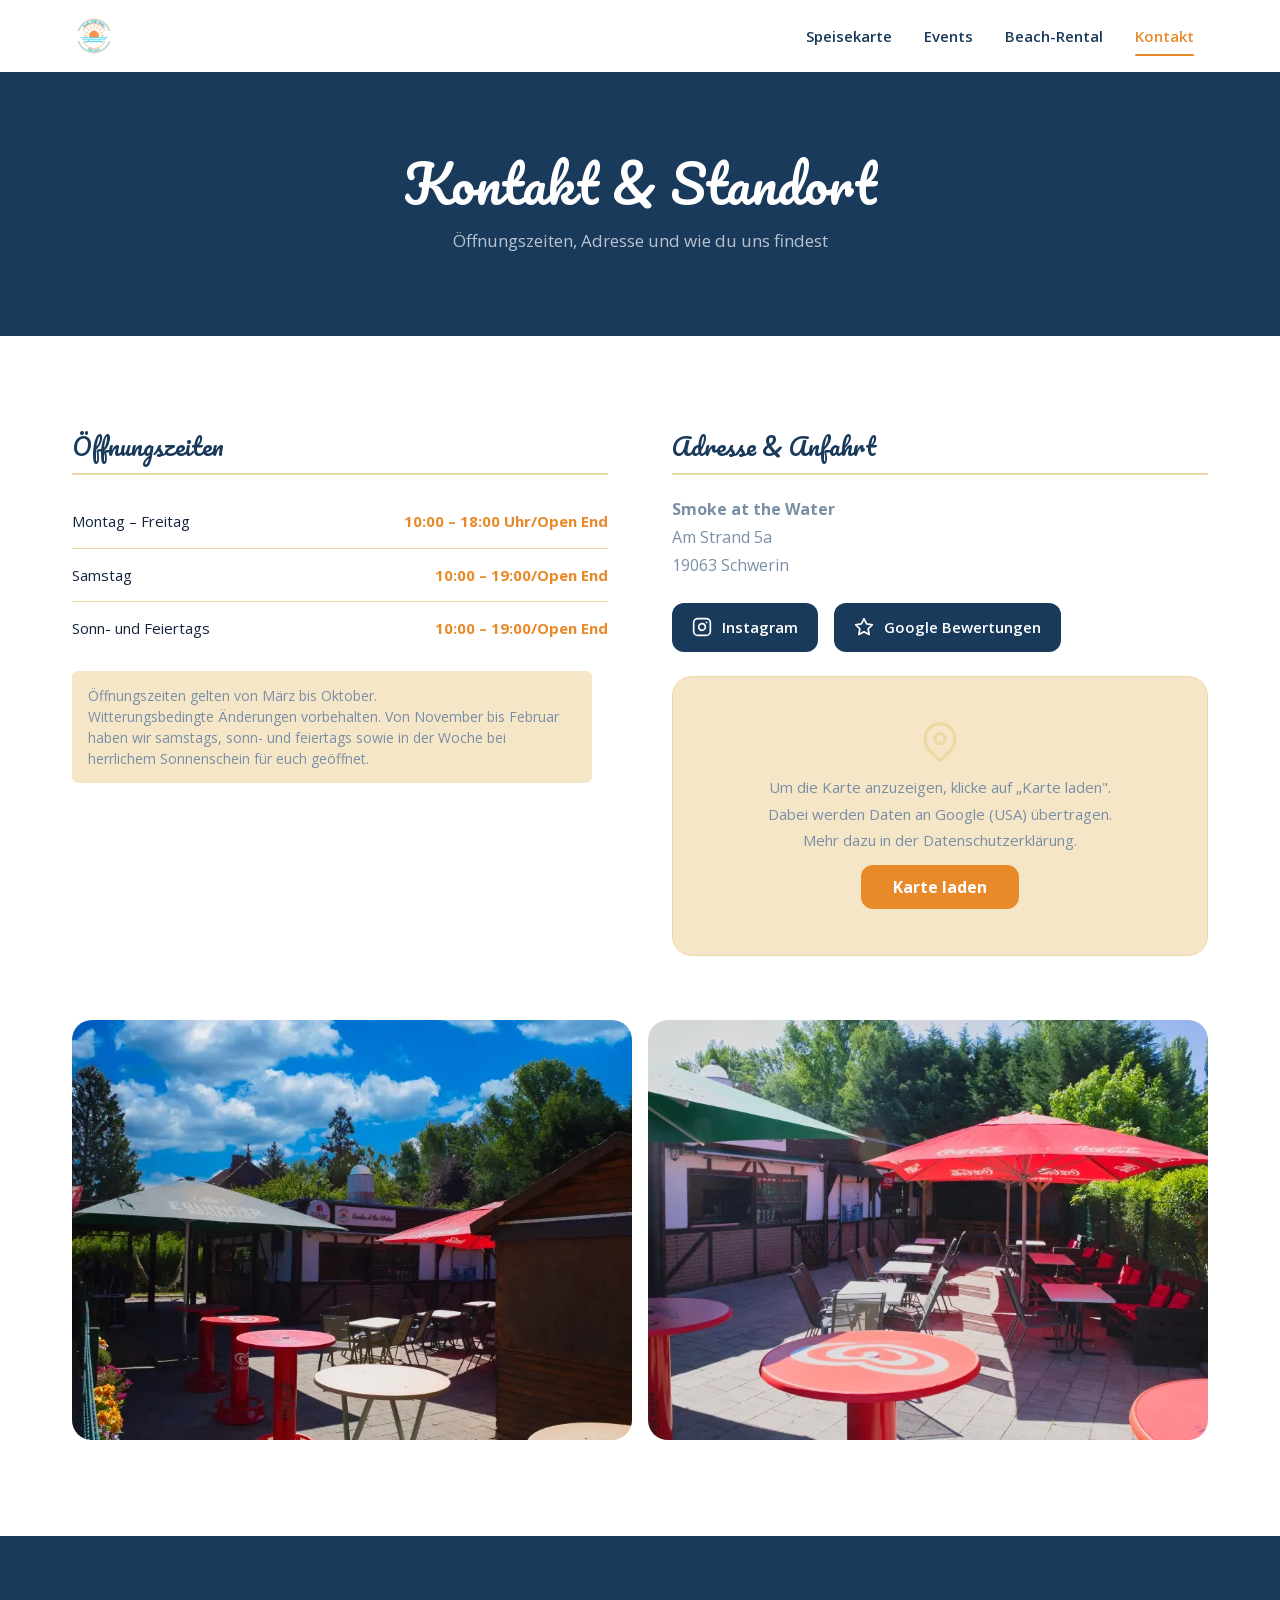
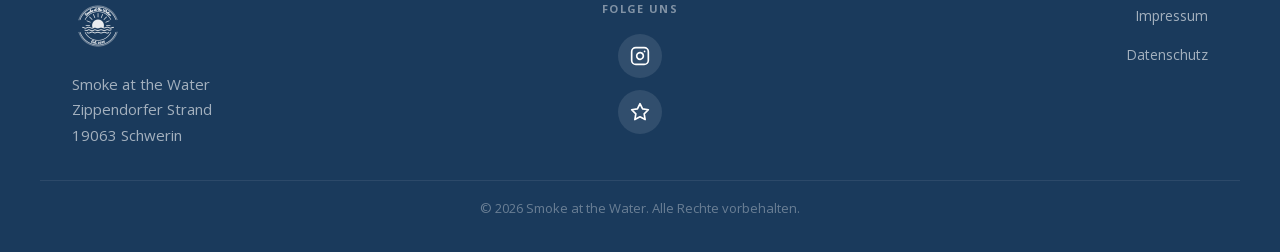
<file: kontakt.html>
<!DOCTYPE html>
<html lang="de">
<head>
  <meta charset="UTF-8">
  <meta name="viewport" content="width=device-width, initial-scale=1.0">
  <title>Kontakt &amp; Öffnungszeiten – Smoke at the Water Schwerin</title>
  <meta name="description" content="Öffnungszeiten, Adresse und Anfahrt für Smoke at the Water – Strandimbiss am Zippendorfer Strand in Schwerin.">

  <meta property="og:type"        content="website">
  <meta property="og:title"       content="Kontakt &amp; Öffnungszeiten – Smoke at the Water Schwerin">
  <meta property="og:description" content="Öffnungszeiten und Anfahrt: Zippendorfer Strand, 19063 Schwerin.">
  <meta property="og:url"         content="https://smokeatthewater.de/kontakt.html">
  <meta property="og:image"       content="https://smokeatthewater.de/Bilder%20vom%20Imbiss/optimized/bild-imbiss10.jpeg">

  <link rel="icon" href="Logos/optimized/logo.png" type="image/png">
  <link rel="preload" href="Fonts/open-sans-latin.woff2" as="font" type="font/woff2" crossorigin>
  <link rel="stylesheet" href="css/style.css">

  <!-- Lokales SEO -->
  <meta name="geo.region" content="DE-MV">
  <meta name="geo.placename" content="Schwerin">
  <meta name="geo.position" content="53.602555;11.453974">
  <meta name="ICBM" content="53.602555, 11.453974">
  <link rel="canonical" href="https://smokeatthewater.de/kontakt.html">
</head>
<body>

  <!-- ── NAVIGATION ── -->
  <header class="site-header" id="site-header">
    <nav class="nav" aria-label="Hauptnavigation">
      <a href="index.html" class="nav__logo" aria-label="Smoke at the Water – Zur Startseite">
        <img src="Logos/optimized/logo.png" alt="Smoke at the Water" width="52" height="52">
      </a>
      <ul class="nav__links" id="nav-menu" role="list">
        <li><a href="speisekarte.html">Speisekarte</a></li>
        <li><a href="events.html">Events</a></li>
        <li><a href="verleih.html">Beach-Rental</a></li>
        <li><a href="kontakt.html" class="active" aria-current="page">Kontakt</a></li>
      </ul>
      <button
        class="nav__hamburger"
        id="hamburger"
        aria-expanded="false"
        aria-label="Menü öffnen"
        aria-controls="nav-menu"
      >
        <span aria-hidden="true"></span>
        <span aria-hidden="true"></span>
        <span aria-hidden="true"></span>
      </button>
    </nav>
  </header>

  <main>

    <!-- ── PAGE HERO ── -->
    <section class="page-hero" aria-label="Seitentitel">
      <div class="page-hero__inner">
        <h1>Kontakt &amp; Standort</h1>
        <p>Öffnungszeiten, Adresse und wie du uns findest</p>
      </div>
    </section>

    <!-- ── CONTACT GRID ── -->
    <section class="section section--white" aria-labelledby="kontakt-heading">
      <div class="container">

        <div class="contact-grid">

          <!-- Öffnungszeiten -->
          <div class="reveal">
            <h2 class="contact-block__title" id="oeffnungszeiten-heading">
              Öffnungszeiten
            </h2>
            <!-- TODO: Öffnungszeiten anpassen -->
            <table class="hours-table" aria-label="Öffnungszeiten Übersicht">
              <tbody>
                <tr>
                  <td>Montag – Freitag</td>
                  <td>10:00 – 18:00 Uhr/Open End</td>
                </tr>
                <tr>
                  <td>Samstag</td>
                  <td>10:00 – 19:00/Open End</td>
                </tr>
                <tr>
                  <td>Sonn- und Feiertags</td>
                  <td>10:00 – 19:00/Open End</td>
                </tr>
              </tbody>
            </table>
            <p class="hours-note">
              Öffnungszeiten gelten von März bis Oktober.<br>
              Witterungsbedingte Änderungen vorbehalten.
              Von November bis Februar haben wir samstags, sonn- und feiertags sowie in der Woche bei herrlichem Sonnenschein für euch geöffnet.
            </p>
          </div>

          <!-- Adresse & Anfahrt -->
          <div class="reveal reveal-delay-1">
            <h2 class="contact-block__title" id="kontakt-heading">
              Adresse &amp; Anfahrt
            </h2>
            <div class="address-block">
              <address>
                <p>
                  <strong>Smoke at the Water</strong><br>
                  Am Strand 5a<br>
                  19063 Schwerin
                </p>
              </address>
            </div>

            <!-- Social Links -->
            <div class="social-links" role="list" aria-label="Online-Links">
              <a href="https://www.instagram.com/smoke_at_the_water/" class="social-link" rel="noopener noreferrer" target="_blank" role="listitem">
                <svg xmlns="http://www.w3.org/2000/svg" viewBox="0 0 24 24" fill="none" stroke="currentColor" stroke-width="2" stroke-linecap="round" stroke-linejoin="round" aria-hidden="true">
                  <rect x="2" y="2" width="20" height="20" rx="5" ry="5"/>
                  <path d="M16 11.37A4 4 0 1112.63 8 4 4 0 0116 11.37z"/>
                  <line x1="17.5" y1="6.5" x2="17.51" y2="6.5"/>
                </svg>
                Instagram
              </a>
              <a href="https://share.google/wbqceInN0S07DFE3K" class="social-link" target="_blank" rel="noopener noreferrer" role="listitem">
                <svg xmlns="http://www.w3.org/2000/svg" viewBox="0 0 24 24" fill="none" stroke="currentColor" stroke-width="2" stroke-linecap="round" stroke-linejoin="round" aria-hidden="true">
                  <path d="M12 2l3.09 6.26L22 9.27l-5 4.87 1.18 6.88L12 17.77l-6.18 3.25L7 14.14 2 9.27l6.91-1.01L12 2z"/>
                </svg>
                Google Bewertungen
              </a>
            </div>

            <!-- Google Maps (2-Klick-Lösung: wird erst nach Einwilligung geladen) -->
            <div class="map-embed" aria-label="Standort auf der Karte">
              <div
                class="map-placeholder"
                id="maps-optin"
                data-map-src="https://www.google.com/maps/embed?pb=!1m18!1m12!1m3!1d2503.3!2d11.4539735!3d53.6025554!2m3!1f0!2f0!3f0!3m2!1i1024!2i768!4f13.1!3m3!1m2!1s0x47add71403a776d1:0xa7981cd7618602ea!2sSmoke+at+the+Water!5e0!3m2!1sde!2sde!4v1711000000000!5m2!1sde!2sde"
              >
                <svg xmlns="http://www.w3.org/2000/svg" viewBox="0 0 24 24" fill="none" stroke="currentColor" stroke-width="2" stroke-linecap="round" stroke-linejoin="round" aria-hidden="true">
                  <path d="M21 10c0 7-9 13-9 13s-9-6-9-13a9 9 0 0 1 18 0z"/>
                  <circle cx="12" cy="10" r="3"/>
                </svg>
                <p>
                  Um die Karte anzuzeigen, klicke auf „Karte laden".<br>
                  Dabei werden Daten an Google (USA) übertragen.<br>
                  Mehr dazu in der <a href="datenschutz.html">Datenschutzerklärung</a>.
                </p>
                <button type="button" class="btn btn--primary" id="load-maps-btn">Karte laden</button>
              </div>
            </div>

          </div>
        </div>

        <!-- Stimmungsbilder -->
        <div class="contact-images reveal">
          <picture>
            <source srcset="Bilder%20vom%20Imbiss/optimized/bild-imbiss10.webp" type="image/webp">
            <img
              src="Bilder vom Imbiss/optimized/bild-imbiss10.jpeg"
              alt="Smoke at the Water – Stimmung am Strand"
              loading="lazy"
              width="900"
              height="600"
            >
          </picture>
          <picture>
            <source srcset="Bilder%20vom%20Imbiss/optimized/bild-imbiss11.webp" type="image/webp">
            <img
              src="Bilder vom Imbiss/optimized/bild-imbiss11.jpeg"
              alt="Smoke at the Water – Blick auf den Imbiss"
              loading="lazy"
              width="900"
              height="600"
            >
          </picture>
        </div>

      </div>
    </section>

  </main>

  <!-- ── FOOTER ── -->
  <footer class="footer" aria-label="Seitenende">
    <div class="footer__inner">
      <div class="footer__brand">
        <img src="Logos/optimized/logo.png" alt="Smoke at the Water Logo" width="52" height="52" loading="lazy">
        <address>
          Smoke at the Water<br>
          Zippendorfer Strand<br>
          19063 Schwerin
        </address>
      </div>
      <div class="footer__social" aria-label="Social Media">
        <span class="footer__social-label">Folge uns</span>
        <a href="https://www.instagram.com/smoke_at_the_water/" aria-label="Instagram" title="Instagram" rel="noopener noreferrer" target="_blank">
          <svg xmlns="http://www.w3.org/2000/svg" viewBox="0 0 24 24" fill="none" stroke="currentColor" stroke-width="2" stroke-linecap="round" stroke-linejoin="round" aria-hidden="true">
            <rect x="2" y="2" width="20" height="20" rx="5" ry="5"/>
            <path d="M16 11.37A4 4 0 1112.63 8 4 4 0 0116 11.37z"/>
            <line x1="17.5" y1="6.5" x2="17.51" y2="6.5"/>
          </svg>
        </a>
        <a href="https://share.google/wbqceInN0S07DFE3K" aria-label="Google Bewertungen" title="Google Bewertungen" target="_blank" rel="noopener noreferrer">
          <svg xmlns="http://www.w3.org/2000/svg" viewBox="0 0 24 24" fill="none" stroke="currentColor" stroke-width="2" stroke-linecap="round" stroke-linejoin="round" aria-hidden="true">
            <path d="M12 2l3.09 6.26L22 9.27l-5 4.87 1.18 6.88L12 17.77l-6.18 3.25L7 14.14 2 9.27l6.91-1.01L12 2z"/>
          </svg>
        </a>
      </div>
      <nav class="footer__legal" aria-label="Rechtliche Links">
        <a href="impressum.html">Impressum</a>
        <a href="datenschutz.html">Datenschutz</a>
      </nav>
    </div>
    <p class="footer__copy">
      &copy; <span id="year"></span> Smoke at the Water. Alle Rechte vorbehalten.
    </p>
  </footer>

  <script>document.getElementById('year').textContent = new Date().getFullYear();</script>
  <script src="js/main.js"></script>
</body>
</html>
</file>
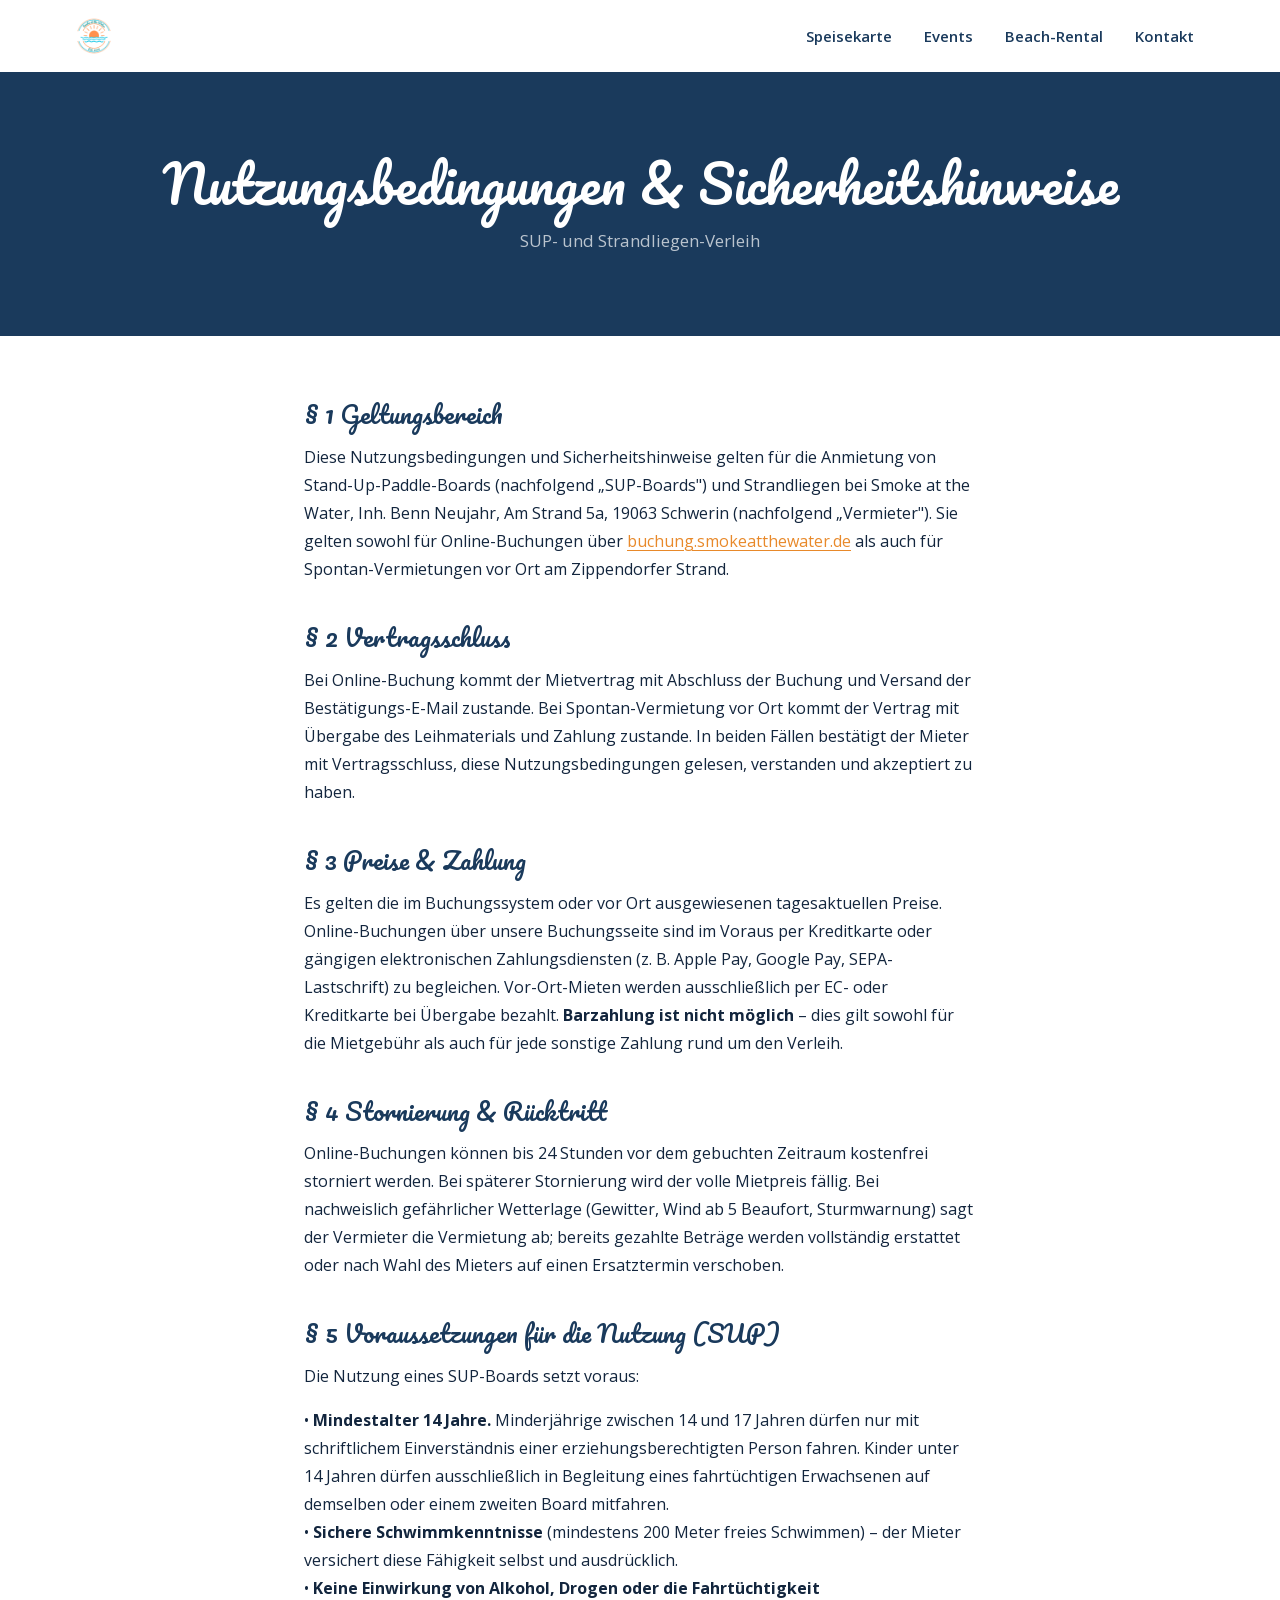
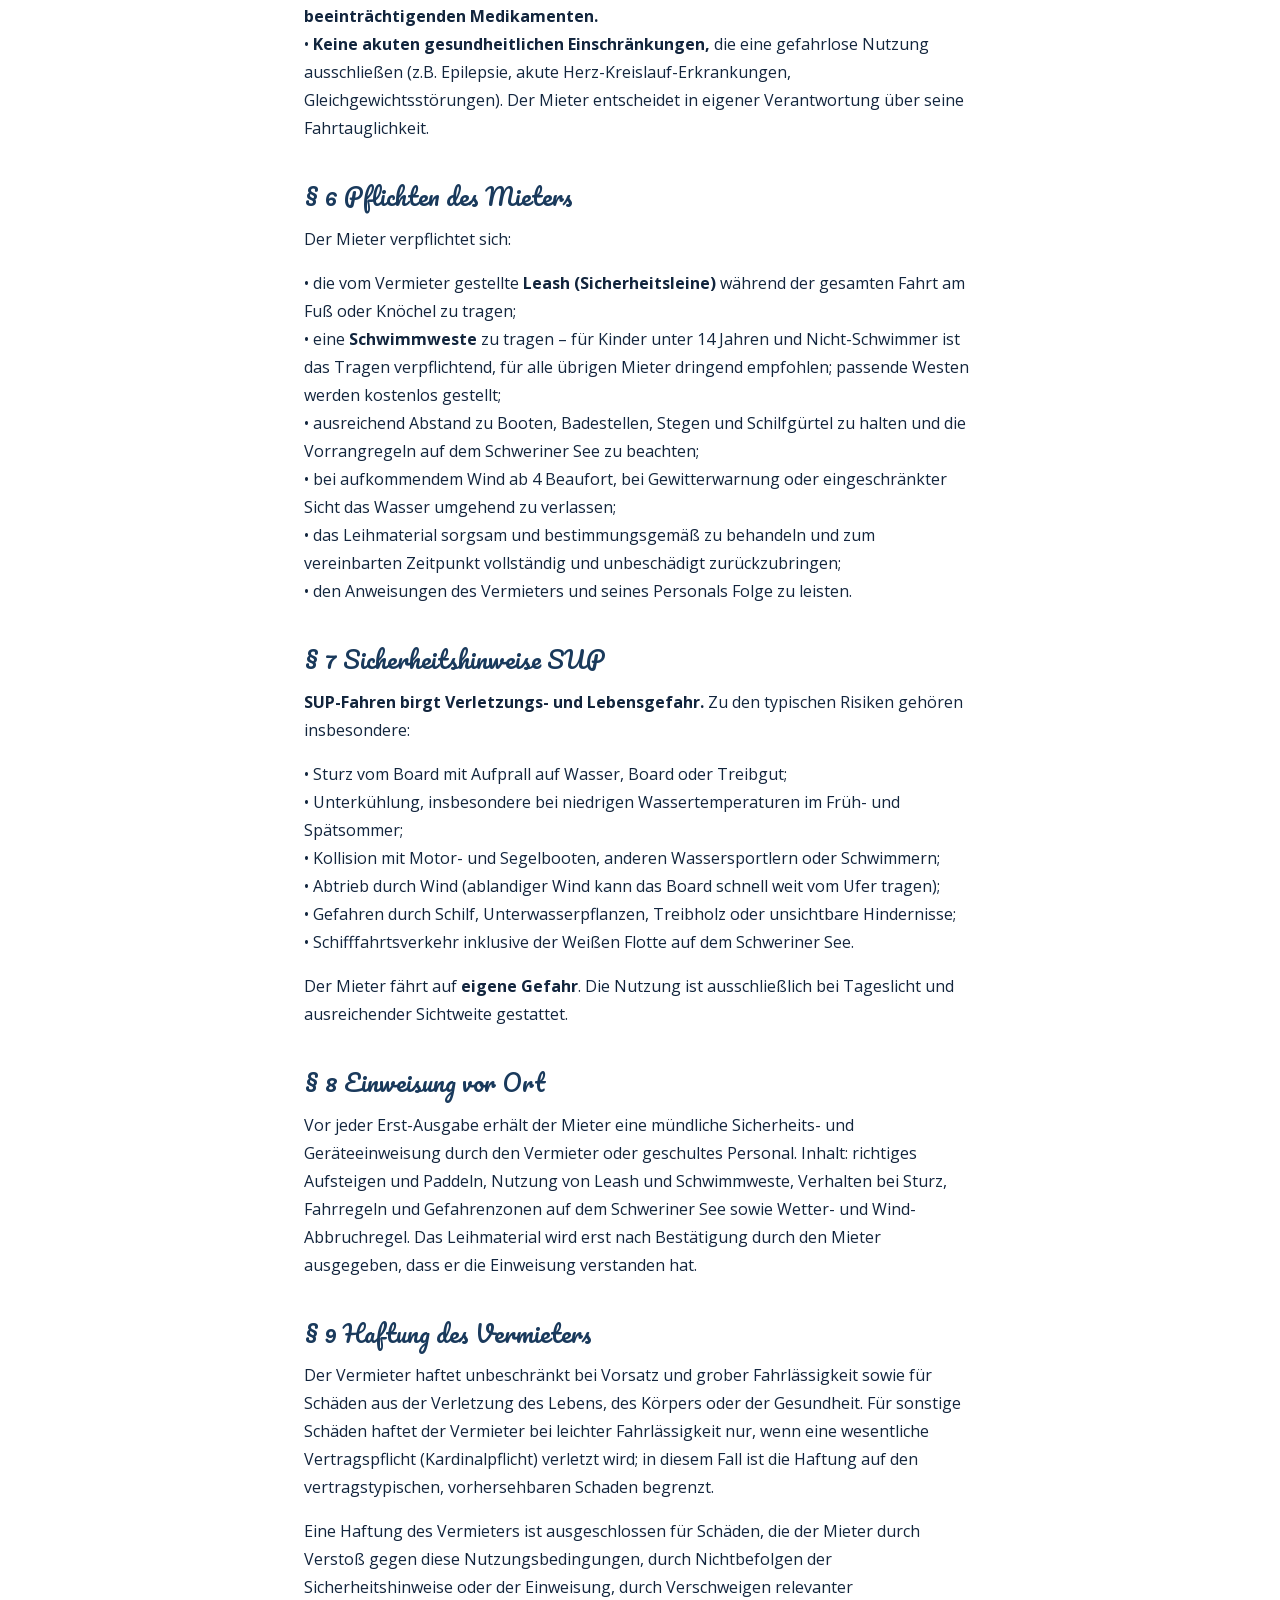
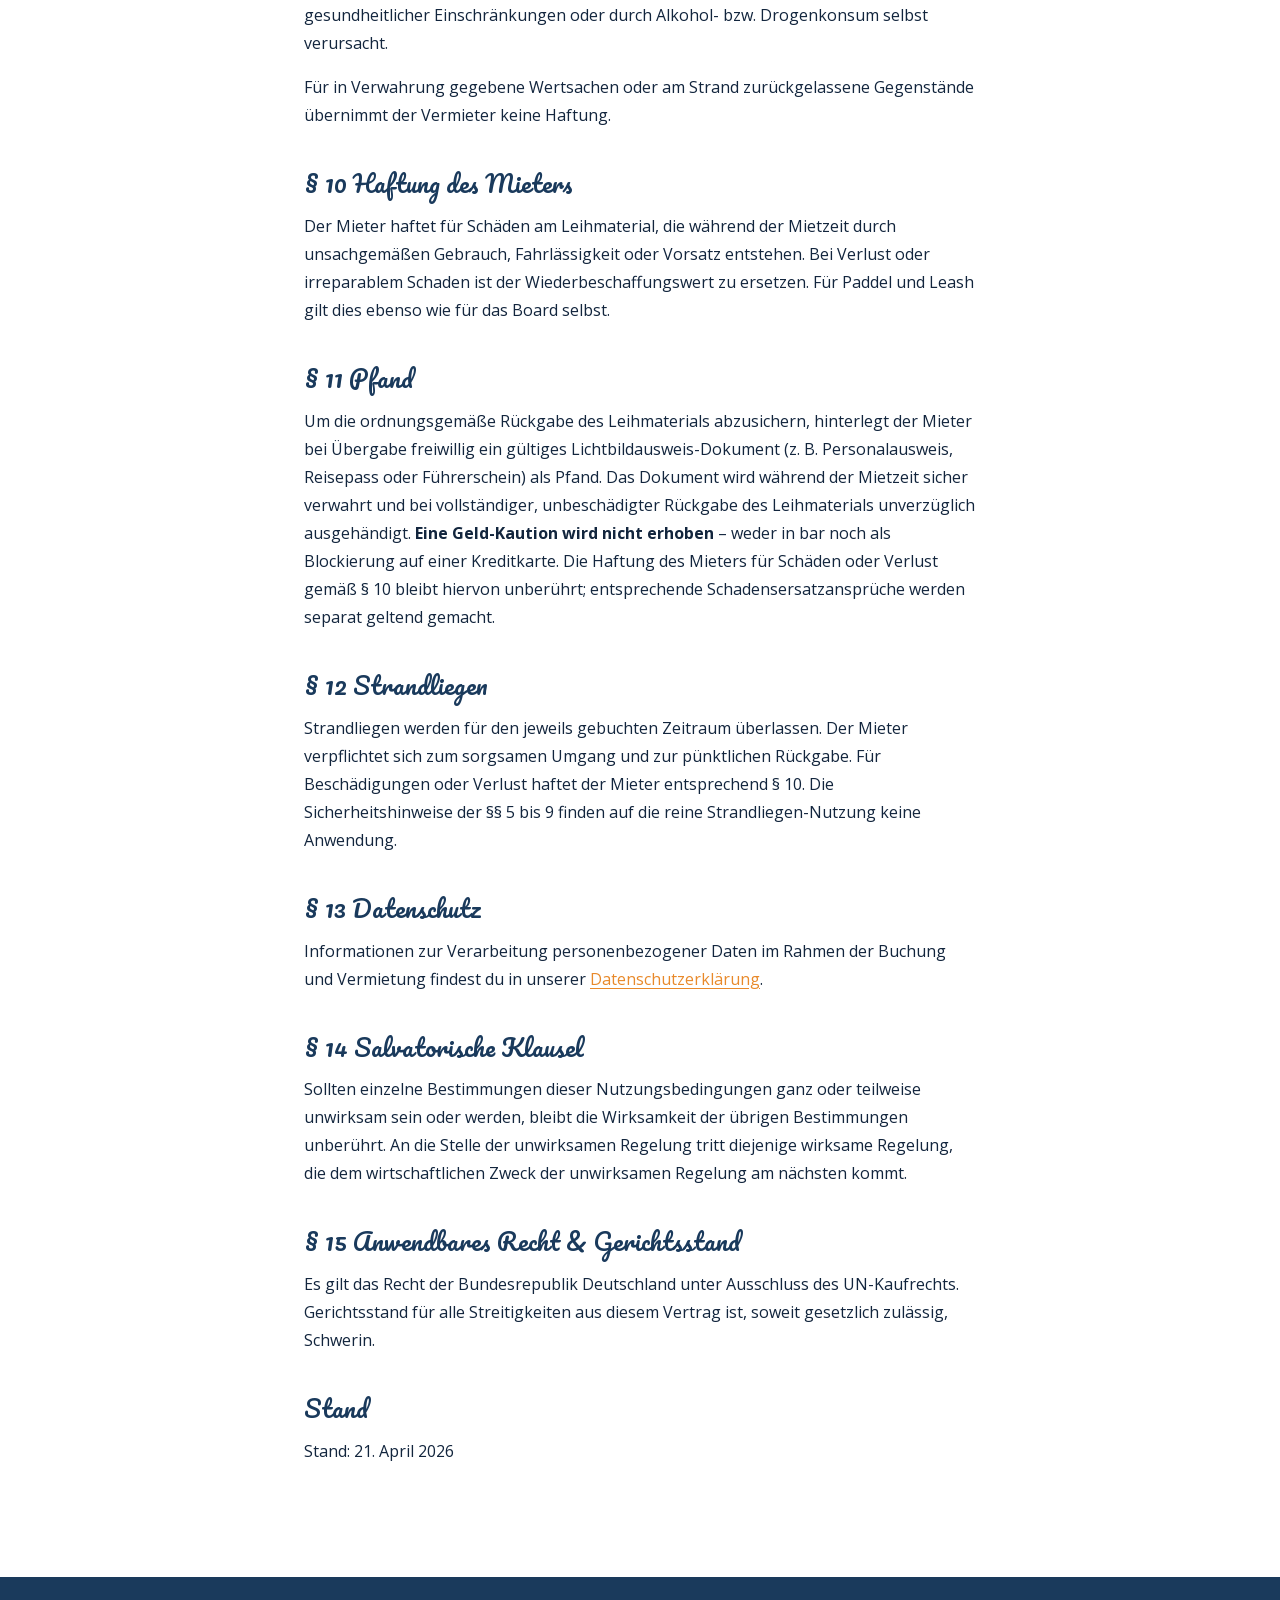
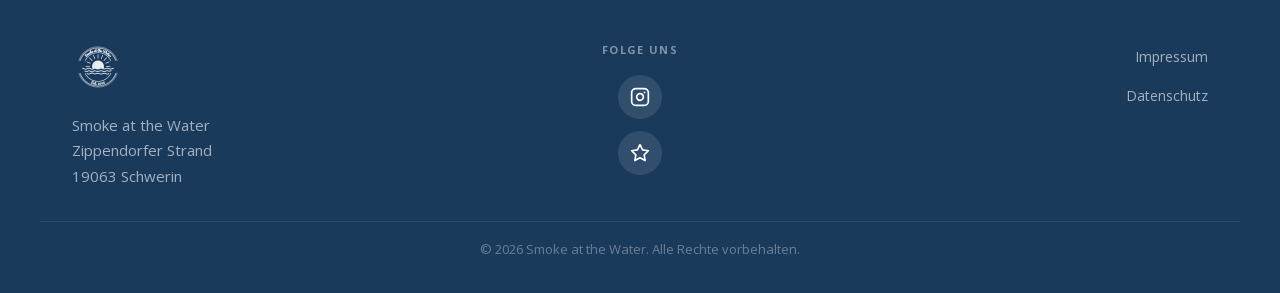
<file: nutzungsbedingungen.html>
<!DOCTYPE html>
<html lang="de">
<head>
  <meta charset="UTF-8">
  <meta name="viewport" content="width=device-width, initial-scale=1.0">
  <title>Nutzungsbedingungen &amp; Sicherheitshinweise – Smoke at the Water Schwerin</title>
  <meta name="description" content="Nutzungsbedingungen und Sicherheitshinweise für den SUP- und Strandliegen-Verleih von Smoke at the Water am Zippendorfer Strand in Schwerin.">
  <meta name="robots" content="noindex, follow">

  <link rel="icon" href="Logos/optimized/logo.png" type="image/png">
  <link rel="preload" href="Fonts/open-sans-latin.woff2" as="font" type="font/woff2" crossorigin>
  <link rel="stylesheet" href="css/style.css">

  <!-- Lokales SEO -->
  <meta name="geo.region" content="DE-MV">
  <meta name="geo.placename" content="Schwerin">
  <meta name="geo.position" content="53.602555;11.453974">
  <meta name="ICBM" content="53.602555, 11.453974">
  <link rel="canonical" href="https://smokeatthewater.de/nutzungsbedingungen.html">
</head>
<body>

  <!-- ── NAVIGATION ── -->
  <header class="site-header" id="site-header">
    <nav class="nav" aria-label="Hauptnavigation">
      <a href="index.html" class="nav__logo" aria-label="Smoke at the Water – Zur Startseite">
        <img src="Logos/optimized/logo.png" alt="Smoke at the Water" width="52" height="52">
      </a>
      <ul class="nav__links" id="nav-menu" role="list">
        <li><a href="speisekarte.html">Speisekarte</a></li>
        <li><a href="events.html">Events</a></li>
        <li><a href="verleih.html">Beach-Rental</a></li>
        <li><a href="kontakt.html">Kontakt</a></li>
      </ul>
      <button
        class="nav__hamburger"
        id="hamburger"
        aria-expanded="false"
        aria-label="Menü öffnen"
        aria-controls="nav-menu"
      >
        <span aria-hidden="true"></span>
        <span aria-hidden="true"></span>
        <span aria-hidden="true"></span>
      </button>
    </nav>
  </header>

  <main>

    <!-- ── PAGE HERO ── -->
    <section class="page-hero" aria-label="Seitentitel">
      <div class="page-hero__inner">
        <h1>Nutzungsbedingungen &amp; Sicherheitshinweise</h1>
        <p>SUP- und Strandliegen-Verleih</p>
      </div>
    </section>

    <!-- ── INHALT ── -->
    <article class="legal-content" aria-labelledby="nutzungsbedingungen-heading">

      <h2 id="nutzungsbedingungen-heading">§ 1 Geltungsbereich</h2>
      <p>
        Diese Nutzungsbedingungen und Sicherheitshinweise gelten für die Anmietung von Stand-Up-Paddle-Boards (nachfolgend „SUP-Boards") und Strandliegen bei Smoke at the Water, Inh. Benn Neujahr, Am Strand 5a, 19063 Schwerin (nachfolgend „Vermieter"). Sie gelten sowohl für Online-Buchungen über <a href="https://buchung.smokeatthewater.de" target="_blank" rel="noopener noreferrer">buchung.smokeatthewater.de</a> als auch für Spontan-Vermietungen vor Ort am Zippendorfer Strand.
      </p>

      <h2>§ 2 Vertragsschluss</h2>
      <p>
        Bei Online-Buchung kommt der Mietvertrag mit Abschluss der Buchung und Versand der Bestätigungs-E-Mail zustande. Bei Spontan-Vermietung vor Ort kommt der Vertrag mit Übergabe des Leihmaterials und Zahlung zustande. In beiden Fällen bestätigt der Mieter mit Vertragsschluss, diese Nutzungsbedingungen gelesen, verstanden und akzeptiert zu haben.
      </p>

      <h2>§ 3 Preise &amp; Zahlung</h2>
      <p>
        Es gelten die im Buchungssystem oder vor Ort ausgewiesenen tagesaktuellen Preise. Online-Buchungen über unsere Buchungsseite sind im Voraus per Kreditkarte oder gängigen elektronischen Zahlungsdiensten (z.&nbsp;B. Apple&nbsp;Pay, Google&nbsp;Pay, SEPA-Lastschrift) zu begleichen. Vor-Ort-Mieten werden ausschließlich per EC- oder Kreditkarte bei Übergabe bezahlt. <strong>Barzahlung ist nicht möglich</strong> – dies gilt sowohl für die Mietgebühr als auch für jede sonstige Zahlung rund um den Verleih.
      </p>

      <h2>§ 4 Stornierung &amp; Rücktritt</h2>
      <p>
        Online-Buchungen können bis 24 Stunden vor dem gebuchten Zeitraum kostenfrei storniert werden. Bei späterer Stornierung wird der volle Mietpreis fällig. Bei nachweislich gefährlicher Wetterlage (Gewitter, Wind ab 5 Beaufort, Sturmwarnung) sagt der Vermieter die Vermietung ab; bereits gezahlte Beträge werden vollständig erstattet oder nach Wahl des Mieters auf einen Ersatztermin verschoben.
      </p>

      <h2>§ 5 Voraussetzungen für die Nutzung (SUP)</h2>
      <p>Die Nutzung eines SUP-Boards setzt voraus:</p>
      <p>
        &bull; <strong>Mindestalter 14 Jahre.</strong> Minderjährige zwischen 14 und 17 Jahren dürfen nur mit schriftlichem Einverständnis einer erziehungsberechtigten Person fahren. Kinder unter 14 Jahren dürfen ausschließlich in Begleitung eines fahrtüchtigen Erwachsenen auf demselben oder einem zweiten Board mitfahren.<br>
        &bull; <strong>Sichere Schwimmkenntnisse</strong> (mindestens 200 Meter freies Schwimmen) – der Mieter versichert diese Fähigkeit selbst und ausdrücklich.<br>
        &bull; <strong>Keine Einwirkung von Alkohol, Drogen oder die Fahrtüchtigkeit beeinträchtigenden Medikamenten.</strong><br>
        &bull; <strong>Keine akuten gesundheitlichen Einschränkungen,</strong> die eine gefahrlose Nutzung ausschließen (z.B. Epilepsie, akute Herz-Kreislauf-Erkrankungen, Gleichgewichtsstörungen). Der Mieter entscheidet in eigener Verantwortung über seine Fahrtauglichkeit.
      </p>

      <h2>§ 6 Pflichten des Mieters</h2>
      <p>Der Mieter verpflichtet sich:</p>
      <p>
        &bull; die vom Vermieter gestellte <strong>Leash (Sicherheitsleine)</strong> während der gesamten Fahrt am Fuß oder Knöchel zu tragen;<br>
        &bull; eine <strong>Schwimmweste</strong> zu tragen – für Kinder unter 14 Jahren und Nicht-Schwimmer ist das Tragen verpflichtend, für alle übrigen Mieter dringend empfohlen; passende Westen werden kostenlos gestellt;<br>
        &bull; ausreichend Abstand zu Booten, Badestellen, Stegen und Schilfgürtel zu halten und die Vorrangregeln auf dem Schweriner See zu beachten;<br>
        &bull; bei aufkommendem Wind ab 4 Beaufort, bei Gewitterwarnung oder eingeschränkter Sicht das Wasser umgehend zu verlassen;<br>
        &bull; das Leihmaterial sorgsam und bestimmungsgemäß zu behandeln und zum vereinbarten Zeitpunkt vollständig und unbeschädigt zurückzubringen;<br>
        &bull; den Anweisungen des Vermieters und seines Personals Folge zu leisten.
      </p>

      <h2>§ 7 Sicherheitshinweise SUP</h2>
      <p>
        <strong>SUP-Fahren birgt Verletzungs- und Lebensgefahr.</strong> Zu den typischen Risiken gehören insbesondere:
      </p>
      <p>
        &bull; Sturz vom Board mit Aufprall auf Wasser, Board oder Treibgut;<br>
        &bull; Unterkühlung, insbesondere bei niedrigen Wassertemperaturen im Früh- und Spätsommer;<br>
        &bull; Kollision mit Motor- und Segelbooten, anderen Wassersportlern oder Schwimmern;<br>
        &bull; Abtrieb durch Wind (ablandiger Wind kann das Board schnell weit vom Ufer tragen);<br>
        &bull; Gefahren durch Schilf, Unterwasserpflanzen, Treibholz oder unsichtbare Hindernisse;<br>
        &bull; Schifffahrtsverkehr inklusive der Weißen Flotte auf dem Schweriner See.
      </p>
      <p>
        Der Mieter fährt auf <strong>eigene Gefahr</strong>. Die Nutzung ist ausschließlich bei Tageslicht und ausreichender Sichtweite gestattet.
      </p>

      <h2>§ 8 Einweisung vor Ort</h2>
      <p>
        Vor jeder Erst-Ausgabe erhält der Mieter eine mündliche Sicherheits- und Geräteeinweisung durch den Vermieter oder geschultes Personal. Inhalt: richtiges Aufsteigen und Paddeln, Nutzung von Leash und Schwimmweste, Verhalten bei Sturz, Fahrregeln und Gefahrenzonen auf dem Schweriner See sowie Wetter- und Wind-Abbruchregel. Das Leihmaterial wird erst nach Bestätigung durch den Mieter ausgegeben, dass er die Einweisung verstanden hat.
      </p>

      <h2>§ 9 Haftung des Vermieters</h2>
      <p>
        Der Vermieter haftet unbeschränkt bei Vorsatz und grober Fahrlässigkeit sowie für Schäden aus der Verletzung des Lebens, des Körpers oder der Gesundheit. Für sonstige Schäden haftet der Vermieter bei leichter Fahrlässigkeit nur, wenn eine wesentliche Vertragspflicht (Kardinalpflicht) verletzt wird; in diesem Fall ist die Haftung auf den vertragstypischen, vorhersehbaren Schaden begrenzt.
      </p>
      <p>
        Eine Haftung des Vermieters ist ausgeschlossen für Schäden, die der Mieter durch Verstoß gegen diese Nutzungsbedingungen, durch Nichtbefolgen der Sicherheitshinweise oder der Einweisung, durch Verschweigen relevanter gesundheitlicher Einschränkungen oder durch Alkohol- bzw. Drogenkonsum selbst verursacht.
      </p>
      <p>
        Für in Verwahrung gegebene Wertsachen oder am Strand zurückgelassene Gegenstände übernimmt der Vermieter keine Haftung.
      </p>

      <h2>§ 10 Haftung des Mieters</h2>
      <p>
        Der Mieter haftet für Schäden am Leihmaterial, die während der Mietzeit durch unsachgemäßen Gebrauch, Fahrlässigkeit oder Vorsatz entstehen. Bei Verlust oder irreparablem Schaden ist der Wiederbeschaffungswert zu ersetzen. Für Paddel und Leash gilt dies ebenso wie für das Board selbst.
      </p>

      <h2>§ 11 Pfand</h2>
      <p>
        Um die ordnungsgemäße Rückgabe des Leihmaterials abzusichern, hinterlegt der Mieter bei Übergabe freiwillig ein gültiges Lichtbildausweis-Dokument (z.&nbsp;B. Personalausweis, Reisepass oder Führerschein) als Pfand. Das Dokument wird während der Mietzeit sicher verwahrt und bei vollständiger, unbeschädigter Rückgabe des Leihmaterials unverzüglich ausgehändigt. <strong>Eine Geld-Kaution wird nicht erhoben</strong> – weder in bar noch als Blockierung auf einer Kreditkarte. Die Haftung des Mieters für Schäden oder Verlust gemäß § 10 bleibt hiervon unberührt; entsprechende Schadensersatzansprüche werden separat geltend gemacht.
      </p>

      <h2>§ 12 Strandliegen</h2>
      <p>
        Strandliegen werden für den jeweils gebuchten Zeitraum überlassen. Der Mieter verpflichtet sich zum sorgsamen Umgang und zur pünktlichen Rückgabe. Für Beschädigungen oder Verlust haftet der Mieter entsprechend § 10. Die Sicherheitshinweise der §§ 5 bis 9 finden auf die reine Strandliegen-Nutzung keine Anwendung.
      </p>

      <h2>§ 13 Datenschutz</h2>
      <p>
        Informationen zur Verarbeitung personenbezogener Daten im Rahmen der Buchung und Vermietung findest du in unserer <a href="datenschutz.html">Datenschutzerklärung</a>.
      </p>

      <h2>§ 14 Salvatorische Klausel</h2>
      <p>
        Sollten einzelne Bestimmungen dieser Nutzungsbedingungen ganz oder teilweise unwirksam sein oder werden, bleibt die Wirksamkeit der übrigen Bestimmungen unberührt. An die Stelle der unwirksamen Regelung tritt diejenige wirksame Regelung, die dem wirtschaftlichen Zweck der unwirksamen Regelung am nächsten kommt.
      </p>

      <h2>§ 15 Anwendbares Recht &amp; Gerichtsstand</h2>
      <p>
        Es gilt das Recht der Bundesrepublik Deutschland unter Ausschluss des UN-Kaufrechts. Gerichtsstand für alle Streitigkeiten aus diesem Vertrag ist, soweit gesetzlich zulässig, Schwerin.
      </p>

      <h2>Stand</h2>
      <p>
        Stand: 21. April 2026
      </p>

    </article>
  </main>

  <!-- ── FOOTER ── -->
  <footer class="footer" aria-label="Seitenende">
    <div class="footer__inner">
      <div class="footer__brand">
        <img src="Logos/optimized/logo.png" alt="Smoke at the Water Logo" width="52" height="52" loading="lazy">
        <address>
          Smoke at the Water<br>
          Zippendorfer Strand<br>
          19063 Schwerin
        </address>
      </div>
      <div class="footer__social" aria-label="Social Media">
        <span class="footer__social-label">Folge uns</span>
        <a href="https://www.instagram.com/smoke_at_the_water/" aria-label="Instagram" title="Instagram" rel="noopener noreferrer" target="_blank">
          <svg xmlns="http://www.w3.org/2000/svg" viewBox="0 0 24 24" fill="none" stroke="currentColor" stroke-width="2" stroke-linecap="round" stroke-linejoin="round" aria-hidden="true">
            <rect x="2" y="2" width="20" height="20" rx="5" ry="5"/>
            <path d="M16 11.37A4 4 0 1112.63 8 4 4 0 0116 11.37z"/>
            <line x1="17.5" y1="6.5" x2="17.51" y2="6.5"/>
          </svg>
        </a>
        <a href="https://share.google/wbqceInN0S07DFE3K" aria-label="Google Bewertungen" title="Google Bewertungen" target="_blank" rel="noopener noreferrer">
          <svg xmlns="http://www.w3.org/2000/svg" viewBox="0 0 24 24" fill="none" stroke="currentColor" stroke-width="2" stroke-linecap="round" stroke-linejoin="round" aria-hidden="true">
            <path d="M12 2l3.09 6.26L22 9.27l-5 4.87 1.18 6.88L12 17.77l-6.18 3.25L7 14.14 2 9.27l6.91-1.01L12 2z"/>
          </svg>
        </a>
      </div>
      <nav class="footer__legal" aria-label="Rechtliche Links">
        <a href="impressum.html">Impressum</a>
        <a href="datenschutz.html">Datenschutz</a>
      </nav>
    </div>
    <p class="footer__copy">
      &copy; <span id="year"></span> Smoke at the Water. Alle Rechte vorbehalten.
    </p>
  </footer>

  <script>document.getElementById('year').textContent = new Date().getFullYear();</script>
  <script src="js/main.js"></script>
</body>
</html>
</file>
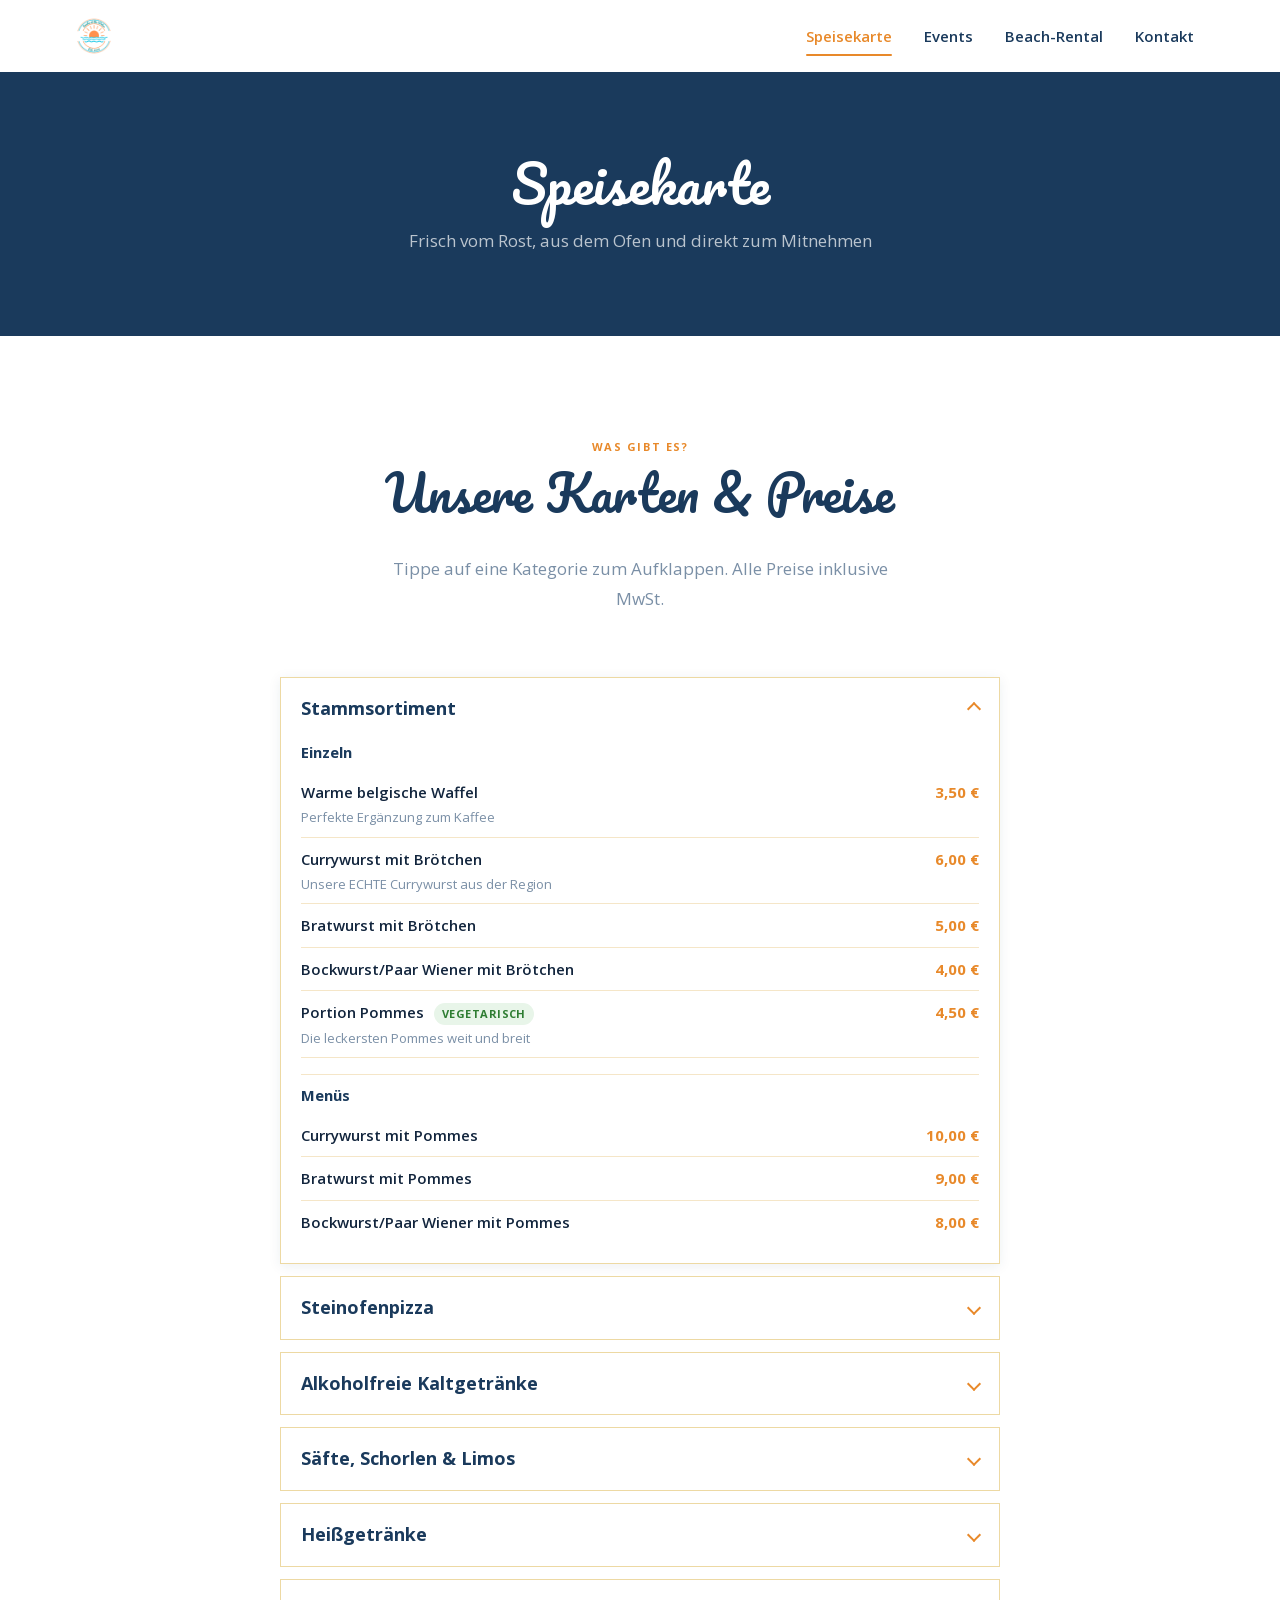
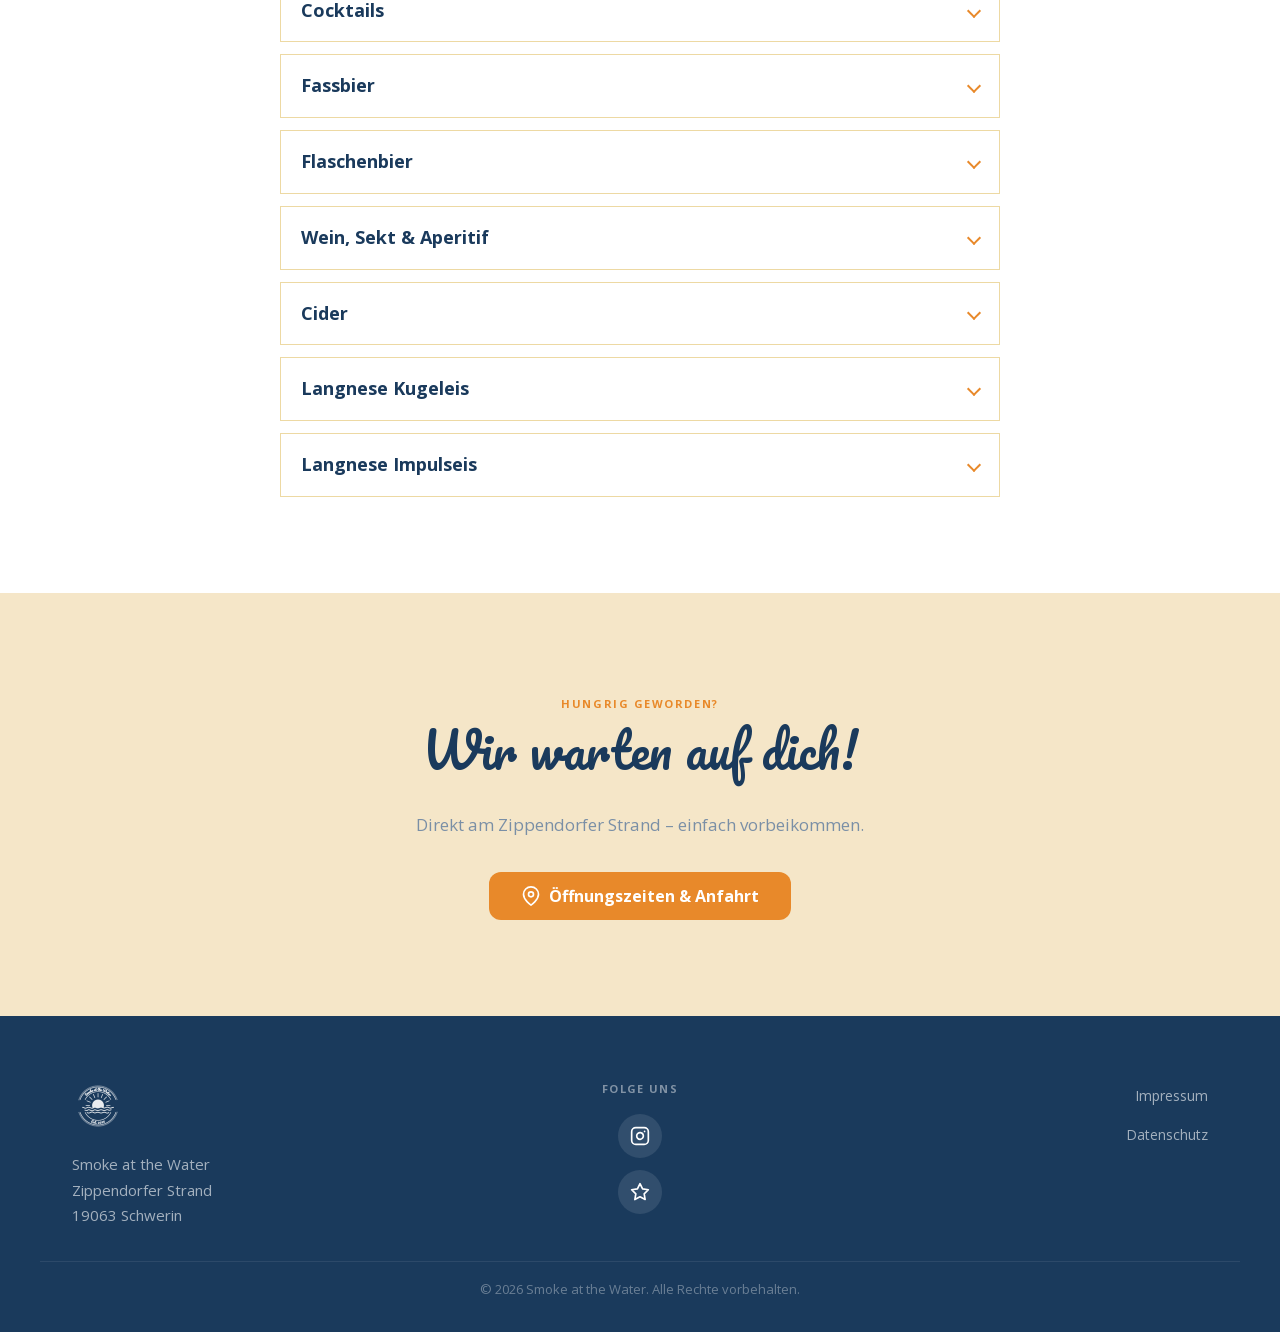
<file: speisekarte.html>
<!DOCTYPE html>
<html lang="de">
<head>
  <meta charset="UTF-8">
  <meta name="viewport" content="width=device-width, initial-scale=1.0">
  <title>Speisekarte – Smoke at the Water Schwerin</title>
  <meta name="description" content="Alle Gerichte und Preise bei Smoke at the Water – Strandimbiss am Zippendorfer Strand in Schwerin. Grill, Pizza und mehr.">

  <meta property="og:type"        content="website">
  <meta property="og:title"       content="Speisekarte – Smoke at the Water Schwerin">
  <meta property="og:description" content="Entdecke unser Stammsortiment, Pizza und aktuelle Preise.">
  <meta property="og:url"         content="https://smokeatthewater.de/speisekarte.html">
  <meta property="og:image"       content="https://smokeatthewater.de/Preis-%20und%20Speisekarten/Speisekarte%20Stammsortiment.png">

  <link rel="icon" href="Logos/optimized/logo.png" type="image/png">
  <link rel="preload" href="Fonts/open-sans-latin.woff2" as="font" type="font/woff2" crossorigin>
  <link rel="stylesheet" href="css/style.css">

  <!-- Lokales SEO -->
  <meta name="geo.region" content="DE-MV">
  <meta name="geo.placename" content="Schwerin">
  <meta name="geo.position" content="53.602555;11.453974">
  <meta name="ICBM" content="53.602555, 11.453974">
  <link rel="canonical" href="https://smokeatthewater.de/speisekarte.html">
</head>
<body>

  <!-- ── NAVIGATION ── -->
  <header class="site-header" id="site-header">
    <nav class="nav" aria-label="Hauptnavigation">
      <a href="index.html" class="nav__logo" aria-label="Smoke at the Water – Zur Startseite">
        <img src="Logos/optimized/logo.png" alt="Smoke at the Water" width="52" height="52">
      </a>
      <ul class="nav__links" id="nav-menu" role="list">
        <li><a href="speisekarte.html" class="active" aria-current="page">Speisekarte</a></li>
        <li><a href="events.html">Events</a></li>
        <li><a href="verleih.html">Beach-Rental</a></li>
        <li><a href="kontakt.html">Kontakt</a></li>
      </ul>
      <button
        class="nav__hamburger"
        id="hamburger"
        aria-expanded="false"
        aria-label="Menü öffnen"
        aria-controls="nav-menu"
      >
        <span aria-hidden="true"></span>
        <span aria-hidden="true"></span>
        <span aria-hidden="true"></span>
      </button>
    </nav>
  </header>

  <main>

    <!-- ── PAGE HERO ── -->
    <section class="page-hero" aria-label="Seitentitel">
      <div class="page-hero__inner">
        <h1>Speisekarte</h1>
        <p>Frisch vom Rost, aus dem Ofen und direkt zum Mitnehmen</p>
      </div>
    </section>

    <!-- ── MENU CARDS ── -->
    <section class="section section--white" aria-labelledby="speisekarte-heading">
      <div class="container">

        <header class="section__header reveal">
          <span class="section__label">Was gibt es?</span>
          <h2 class="section__title" id="speisekarte-heading">Unsere Karten &amp; Preise</h2>
          <p class="section__subtitle">Tippe auf eine Kategorie zum Aufklappen. Alle Preise inklusive MwSt.</p>
        </header>

        <div class="menu-accordion reveal">

          <!-- Stammsortiment -->
          <details open>
            <summary>Stammsortiment</summary>
            <div class="menu-items">
              <div class="menu-subheader">Einzeln</div>
              <div class="menu-item">
                <div class="menu-item__left">
                  <span class="menu-item__name">Warme belgische Waffel</span>
                  <div class="menu-item__desc">Perfekte Ergänzung zum Kaffee</div>
                </div>
                <span class="menu-item__price">3,50 &euro;</span>
              </div>
              <div class="menu-item">
                <div class="menu-item__left">
                  <span class="menu-item__name">Currywurst mit Brötchen</span>
                  <div class="menu-item__desc">Unsere ECHTE Currywurst aus der Region</div>
                </div>
                <span class="menu-item__price">6,00 &euro;</span>
              </div>
              <div class="menu-item">
                <div class="menu-item__left">
                  <span class="menu-item__name">Bratwurst mit Brötchen</span>
                </div>
                <span class="menu-item__price">5,00 &euro;</span>
              </div>
              <div class="menu-item">
                <div class="menu-item__left">
                  <span class="menu-item__name">Bockwurst/Paar Wiener mit Brötchen</span>
                </div>
                <span class="menu-item__price">4,00 &euro;</span>
              </div>
              <div class="menu-item">
                <div class="menu-item__left">
                  <span class="menu-item__name">Portion Pommes <span class="menu-item__tag menu-item__tag--vegetarisch">vegetarisch</span></span>
                  <div class="menu-item__desc">Die leckersten Pommes weit und breit</div>
                </div>
                <span class="menu-item__price">4,50 &euro;</span>
              </div>
              <div class="menu-subheader">Menüs</div>
              <div class="menu-item">
                <div class="menu-item__left">
                  <span class="menu-item__name">Currywurst mit Pommes</span>
                </div>
                <span class="menu-item__price">10,00 &euro;</span>
              </div>
              <div class="menu-item">
                <div class="menu-item__left">
                  <span class="menu-item__name">Bratwurst mit Pommes</span>
                </div>
                <span class="menu-item__price">9,00 &euro;</span>
              </div>
              <div class="menu-item">
                <div class="menu-item__left">
                  <span class="menu-item__name">Bockwurst/Paar Wiener mit Pommes</span>
                </div>
                <span class="menu-item__price">8,00 &euro;</span>
              </div>
            </div>
          </details>

          <!-- Steinofenpizza -->
          <details>
            <summary>Steinofenpizza</summary>
            <div class="menu-items">
              <div class="menu-item">
                <div class="menu-item__left">
                  <span class="menu-item__name">Piccola Margherita <span class="menu-item__tag menu-item__tag--vegetarisch">vegetarisch</span></span>
                  <div class="menu-item__desc">Tomatensoße, Mozzarella Käse. &Oslash; 22 cm – Für den kleinen Hunger</div>
                </div>
                <span class="menu-item__price">7,50 &euro;</span>
              </div>
              <div class="menu-item">
                <div class="menu-item__left">
                  <span class="menu-item__name">Piccola Salame</span>
                  <div class="menu-item__desc">Tomatensoße, Salami, Mozzarella Käse. &Oslash; 22 cm – Für den kleinen Hunger</div>
                </div>
                <span class="menu-item__price">7,50 &euro;</span>
              </div>
              <div class="menu-item">
                <div class="menu-item__left">
                  <span class="menu-item__name">Prosciutto</span>
                  <div class="menu-item__desc">Tomatensoße, Schinken, Mozzarella-Käse. &Oslash; 29 cm</div>
                </div>
                <span class="menu-item__price">13,00 &euro;</span>
              </div>
              <div class="menu-item">
                <div class="menu-item__left">
                  <span class="menu-item__name">Calabrese Piccante</span>
                  <div class="menu-item__desc">Tomatensoße, scharfe Calabrese-Salami, Peperoni, Mozzarella-Käse. &Oslash; 29 cm</div>
                </div>
                <span class="menu-item__price">13,00 &euro;</span>
              </div>
              <div class="menu-item">
                <div class="menu-item__left">
                  <span class="menu-item__name">BBQ Pollo</span>
                  <div class="menu-item__desc">Tomatensoße, marinierte Hähnchenbrust, pikante BBQ-Sauce, rote Zwiebel, Mozzarella-Käse. &Oslash; 29 cm</div>
                </div>
                <span class="menu-item__price">13,00 &euro;</span>
              </div>
              <div class="menu-item">
                <div class="menu-item__left">
                  <span class="menu-item__name">Gusto Fajita</span>
                  <div class="menu-item__desc">Tomatensoße, Rinderhackfleisch, gegrillte Paprika, Zwiebel, Mozzarella Käse. &Oslash; 29 cm</div>
                </div>
                <span class="menu-item__price">13,00 &euro;</span>
              </div>
              <div class="menu-item">
                <div class="menu-item__left">
                  <span class="menu-item__name">Verdure Grigliate <span class="menu-item__tag menu-item__tag--vegetarisch">vegetarisch</span></span>
                  <div class="menu-item__desc">Tomatensoße, gegrillte Paprika, Zucchini, Aubergine, Mozzarella-Käse. &Oslash; 29 cm</div>
                </div>
                <span class="menu-item__price">13,00 &euro;</span>
              </div>
            </div>
          </details>

          <!-- Alkoholfreie Kaltgetränke -->
          <details>
            <summary>Alkoholfreie Kaltgetränke</summary>
            <div class="menu-items">
              <div class="menu-item">
                <div class="menu-item__left">
                  <span class="menu-item__name">Coca Cola, Coca Cola zero</span>
                  <div class="menu-item__desc">0,5l PET</div>
                </div>
                <span class="menu-item__price">3,25 &euro;*</span>
              </div>
              <div class="menu-item">
                <div class="menu-item__left">
                  <span class="menu-item__name">Fanta, Sprite, Mezzo Mix</span>
                  <div class="menu-item__desc">0,5l PET</div>
                </div>
                <span class="menu-item__price">3,25 &euro;*</span>
              </div>
              <div class="menu-item">
                <div class="menu-item__left">
                  <span class="menu-item__name">Powerade Mountain Blast</span>
                  <div class="menu-item__desc">0,5l PET</div>
                </div>
                <span class="menu-item__price">3,25 &euro;*</span>
              </div>
              <div class="menu-item">
                <div class="menu-item__left">
                  <span class="menu-item__name">Fuze Tea Pfirsich</span>
                  <div class="menu-item__desc">0,4l PET</div>
                </div>
                <span class="menu-item__price">3,25 &euro;*</span>
              </div>
              <div class="menu-item">
                <div class="menu-item__left">
                  <span class="menu-item__name">Fuze Tea Zitrone</span>
                  <div class="menu-item__desc">0,4l PET</div>
                </div>
                <span class="menu-item__price">3,25 &euro;*</span>
              </div>
              <div class="menu-item">
                <div class="menu-item__left">
                  <span class="menu-item__name">Vio Wasser</span>
                  <div class="menu-item__desc">0,5l PET</div>
                </div>
                <span class="menu-item__price">2,75 &euro;*</span>
              </div>
              <div class="menu-item">
                <div class="menu-item__left">
                  <span class="menu-item__name">versch. Sorten Red Bull</span>
                  <div class="menu-item__desc">0,25l Dose</div>
                </div>
                <span class="menu-item__price">2,75 &euro;*</span>
              </div>
              <div class="menu-item">
                <div class="menu-item__left">
                  <span class="menu-item__name">Capri Sonne</span>
                  <div class="menu-item__desc">0,2l Päckchen</div>
                </div>
                <span class="menu-item__price">1,00 &euro;</span>
              </div>
              <div class="menu-note">*zzgl. 0,25 &euro; Pfand</div>
            </div>
          </details>

          <!-- Säfte, Schorlen & Limos -->
          <details>
            <summary>Säfte, Schorlen &amp; Limos</summary>
            <div class="menu-items">
              <div class="menu-item">
                <div class="menu-item__left">
                  <span class="menu-item__name">versch. Klindworth-Säfte</span>
                  <div class="menu-item__desc">0,2l Glas</div>
                </div>
                <span class="menu-item__price">2,50 &euro;</span>
              </div>
              <div class="menu-item">
                <div class="menu-item__left">
                  <span class="menu-item__name">versch. Niehoffs Vaihinger-Schorlen</span>
                  <div class="menu-item__desc">0,33l Flasche</div>
                </div>
                <span class="menu-item__price">3,50 &euro;</span>
              </div>
              <div class="menu-item">
                <div class="menu-item__left">
                  <span class="menu-item__name">versch. Lübzer "Lümo" Limonaden</span>
                  <div class="menu-item__desc">0,33l Flasche</div>
                </div>
                <span class="menu-item__price">3,50 &euro;</span>
              </div>
            </div>
          </details>

          <!-- Heißgetränke -->
          <details>
            <summary>Heißgetränke</summary>
            <div class="menu-items">
              <div class="menu-item">
                <div class="menu-item__left">
                  <span class="menu-item__name">Tchibo Qbo Café Crema</span>
                  <div class="menu-item__desc">Tasse/Becher</div>
                </div>
                <span class="menu-item__price">3,00 &euro;</span>
              </div>
              <div class="menu-item">
                <div class="menu-item__left">
                  <span class="menu-item__name">J. J. Darboven Filterkaffee</span>
                  <div class="menu-item__desc">Tasse/Becher</div>
                </div>
                <span class="menu-item__price">2,50 &euro;</span>
              </div>
              <div class="menu-item">
                <div class="menu-item__left">
                  <span class="menu-item__name">versch. Sorten Eilles Tee</span>
                  <div class="menu-item__desc">Tasse/Becher</div>
                </div>
                <span class="menu-item__price">2,50 &euro;</span>
              </div>
              <div class="menu-item">
                <div class="menu-item__left">
                  <span class="menu-item__name">Tchibo Qbo Espresso</span>
                  <div class="menu-item__desc">Tasse/Becher</div>
                </div>
                <span class="menu-item__price">3,00 &euro;</span>
              </div>
              <div class="menu-item">
                <div class="menu-item__left">
                  <span class="menu-item__name">Cappuccino/Latte Macchiato</span>
                  <div class="menu-item__desc">Tasse/Becher</div>
                </div>
                <span class="menu-item__price">3,00 &euro;</span>
              </div>
              <div class="menu-item">
                <div class="menu-item__left">
                  <span class="menu-item__name">heiße Schokolade</span>
                  <div class="menu-item__desc">Tasse/Becher</div>
                </div>
                <span class="menu-item__price">3,00 &euro;</span>
              </div>
              <div class="menu-item">
                <div class="menu-item__left">
                  <span class="menu-item__name">Chai Latte</span>
                  <div class="menu-item__desc">Tasse/Becher</div>
                </div>
                <span class="menu-item__price">3,00 &euro;</span>
              </div>
            </div>
          </details>

          <!-- Cocktails -->
          <details>
            <summary>Cocktails</summary>
            <div class="menu-items">
              <div class="menu-item">
                <div class="menu-item__left">
                  <span class="menu-item__name">Pina Colada, Mango Colada, Swimming Pool, Mai Tai, Sex on the Beach</span>
                  <div class="menu-item__desc">Cocktail Plant – alkoholhaltig</div>
                </div>
                <span class="menu-item__price">7,50 &euro;</span>
              </div>
              <div class="menu-item">
                <div class="menu-item__left">
                  <span class="menu-item__name">Virgin Mojito, Virgin Spritz, Virgin Grapefruit Tonic</span>
                  <div class="menu-item__desc">Vaihinger – alkoholfrei</div>
                </div>
                <span class="menu-item__price">5,00 &euro;</span>
              </div>
            </div>
          </details>

          <!-- Fassbier -->
          <details>
            <summary>Fassbier</summary>
            <div class="menu-items">
              <div class="menu-item">
                <div class="menu-item__left">
                  <span class="menu-item__name">Lübzer Pils</span>
                </div>
                <span class="menu-item__price">0,3l 4,00 &euro; / 0,5l 5,50 &euro;</span>
              </div>
              <div class="menu-item">
                <div class="menu-item__left">
                  <span class="menu-item__name">Erdinger Brauhaus Helles</span>
                </div>
                <span class="menu-item__price">0,3l 4,00 &euro; / 0,5l 5,50 &euro;</span>
              </div>
            </div>
          </details>

          <!-- Flaschenbier -->
          <details>
            <summary>Flaschenbier</summary>
            <div class="menu-items">
              <div class="menu-item">
                <div class="menu-item__left">
                  <span class="menu-item__name">Lübzer Pils, Lübzer Küsten Hell, Lübzer Naturradler</span>
                  <div class="menu-item__desc">0,5l</div>
                </div>
                <span class="menu-item__price">4,00 &euro;</span>
              </div>
              <div class="menu-item">
                <div class="menu-item__left">
                  <span class="menu-item__name">versch. Sorten Astra</span>
                  <div class="menu-item__desc">0,33l</div>
                </div>
                <span class="menu-item__price">3,00 &euro;</span>
              </div>
              <div class="menu-item">
                <div class="menu-item__left">
                  <span class="menu-item__name">Erdinger Brauhaus Helles</span>
                  <div class="menu-item__desc">0,5l</div>
                </div>
                <span class="menu-item__price">4,00 &euro;</span>
              </div>
              <div class="menu-item">
                <div class="menu-item__left">
                  <span class="menu-item__name">Erdinger Weißbier, Erdinger Weißbier Dunkel</span>
                  <div class="menu-item__desc">0,5l</div>
                </div>
                <span class="menu-item__price">4,50 &euro;</span>
              </div>
              <div class="menu-item">
                <div class="menu-item__left">
                  <span class="menu-item__name">Lübzer Pils 0,0%</span>
                  <div class="menu-item__desc">0,5l – alkoholfrei</div>
                </div>
                <span class="menu-item__price">4,00 &euro;</span>
              </div>
              <div class="menu-item">
                <div class="menu-item__left">
                  <span class="menu-item__name">Carlsberg 0,0%</span>
                  <div class="menu-item__desc">0,33l – alkoholfrei</div>
                </div>
                <span class="menu-item__price">3,50 &euro;</span>
              </div>
              <div class="menu-item">
                <div class="menu-item__left">
                  <span class="menu-item__name">Erdinger Weißbier alkoholfrei</span>
                  <div class="menu-item__desc">0,5l – alkoholfrei</div>
                </div>
                <span class="menu-item__price">4,50 &euro;</span>
              </div>
            </div>
          </details>

          <!-- Wein, Sekt & Aperitif -->
          <details>
            <summary>Wein, Sekt &amp; Aperitif</summary>
            <div class="menu-items">
              <div class="menu-item">
                <div class="menu-item__left">
                  <span class="menu-item__name">Camino Rot-, Rosé- und Weißwein trocken</span>
                  <div class="menu-item__desc">0,25l</div>
                </div>
                <span class="menu-item__price">5,00 &euro;</span>
              </div>
              <div class="menu-item">
                <div class="menu-item__left">
                  <span class="menu-item__name">Lorenz &amp; Dahlberg Sekt Halb-/Trocken</span>
                  <div class="menu-item__desc">0,2l</div>
                </div>
                <span class="menu-item__price">4,50 &euro;</span>
              </div>
              <div class="menu-item">
                <div class="menu-item__left">
                  <span class="menu-item__name">Aperol Spritz, Campari Spritz</span>
                  <div class="menu-item__desc">"perfect serve"</div>
                </div>
                <span class="menu-item__price">7,50 &euro;</span>
              </div>
              <div class="menu-item">
                <div class="menu-item__left">
                  <span class="menu-item__name">Sarti Spritz</span>
                  <div class="menu-item__desc">"perfect serve"</div>
                </div>
                <span class="menu-item__price">8,00 &euro;</span>
              </div>
              <div class="menu-item">
                <div class="menu-item__left">
                  <span class="menu-item__name">Crodino, Crodino Rosso</span>
                  <div class="menu-item__desc">"perfect serve" – alkoholfrei</div>
                </div>
                <span class="menu-item__price">6,50 &euro;</span>
              </div>
            </div>
          </details>

          <!-- Cider -->
          <details>
            <summary>Cider</summary>
            <div class="menu-items">
              <div class="menu-item">
                <div class="menu-item__left">
                  <span class="menu-item__name">versch. Sorten Somersby</span>
                  <div class="menu-item__desc">0,33l Flasche</div>
                </div>
                <span class="menu-item__price">4,00 &euro;</span>
              </div>
            </div>
          </details>

          <!-- Langnese Kugeleis -->
          <details>
            <summary>Langnese Kugeleis</summary>
            <div class="menu-items">
              <div class="menu-item">
                <div class="menu-item__left">
                  <span class="menu-item__name">Vanille, Schokolade, Erdbeere, Pistazie, Stracciatella, Blaue Zuckerwatte, Rosa Marshmallow</span>
                  <div class="menu-item__desc">1 Kugel</div>
                </div>
                <span class="menu-item__price">2,00 &euro;</span>
              </div>
            </div>
          </details>

          <!-- Langnese Impulseis -->
          <details>
            <summary>Langnese Impulseis</summary>
            <div class="menu-items">
              <div class="menu-item">
                <div class="menu-item__left">
                  <span class="menu-item__name">Dracula</span>
                </div>
                <span class="menu-item__price">1,50 &euro;</span>
              </div>
              <div class="menu-item">
                <div class="menu-item__left">
                  <span class="menu-item__name">Domino</span>
                </div>
                <span class="menu-item__price">2,00 &euro;</span>
              </div>
              <div class="menu-item">
                <div class="menu-item__left">
                  <span class="menu-item__name">Flutschfinger</span>
                </div>
                <span class="menu-item__price">2,50 &euro;</span>
              </div>
              <div class="menu-item">
                <div class="menu-item__left">
                  <span class="menu-item__name">Calippo Cola</span>
                </div>
                <span class="menu-item__price">2,50 &euro;</span>
              </div>
              <div class="menu-item">
                <div class="menu-item__left">
                  <span class="menu-item__name">Calippo Lime</span>
                </div>
                <span class="menu-item__price">2,50 &euro;</span>
              </div>
              <div class="menu-item">
                <div class="menu-item__left">
                  <span class="menu-item__name">Haribo Push Up</span>
                </div>
                <span class="menu-item__price">2,50 &euro;</span>
              </div>
              <div class="menu-item">
                <div class="menu-item__left">
                  <span class="menu-item__name">Minecraft Eis</span>
                </div>
                <span class="menu-item__price">3,00 &euro;</span>
              </div>
              <div class="menu-item">
                <div class="menu-item__left">
                  <span class="menu-item__name">Cornetto Haselnuss</span>
                </div>
                <span class="menu-item__price">3,50 &euro;</span>
              </div>
              <div class="menu-item">
                <div class="menu-item__left">
                  <span class="menu-item__name">Cornetto Erdbeere</span>
                </div>
                <span class="menu-item__price">3,50 &euro;</span>
              </div>
              <div class="menu-item">
                <div class="menu-item__left">
                  <span class="menu-item__name">Cornetto Buttermilch-Zitrone</span>
                </div>
                <span class="menu-item__price">3,50 &euro;</span>
              </div>
              <div class="menu-item">
                <div class="menu-item__left">
                  <span class="menu-item__name">Nogger Choc</span>
                </div>
                <span class="menu-item__price">3,50 &euro;</span>
              </div>
              <div class="menu-item">
                <div class="menu-item__left">
                  <span class="menu-item__name">Volcanix</span>
                </div>
                <span class="menu-item__price">3,50 &euro;</span>
              </div>
              <div class="menu-item">
                <div class="menu-item__left">
                  <span class="menu-item__name">Magnum Classic</span>
                </div>
                <span class="menu-item__price">4,50 &euro;</span>
              </div>
              <div class="menu-item">
                <div class="menu-item__left">
                  <span class="menu-item__name">Magnum Mandel</span>
                </div>
                <span class="menu-item__price">4,50 &euro;</span>
              </div>
              <div class="menu-item">
                <div class="menu-item__left">
                  <span class="menu-item__name">Magnum White</span>
                </div>
                <span class="menu-item__price">4,50 &euro;</span>
              </div>
              <div class="menu-item">
                <div class="menu-item__left">
                  <span class="menu-item__name">Magnum Yoghurt-Raspberry</span>
                </div>
                <span class="menu-item__price">4,50 &euro;</span>
              </div>
              <div class="menu-item">
                <div class="menu-item__left">
                  <span class="menu-item__name">Magnum La Pistache</span>
                </div>
                <span class="menu-item__price">4,50 &euro;</span>
              </div>
            </div>
          </details>

        </div>
      </div>
    </section>

    <!-- ── CTA ── -->
    <section class="section section--sand">
      <div class="container" style="text-align: center;">
        <div class="reveal">
          <span class="section__label">Hungrig geworden?</span>
          <h2 class="section__title">Wir warten auf dich!</h2>
          <p class="section__subtitle" style="margin-bottom: 2rem;">Direkt am Zippendorfer Strand – einfach vorbeikommen.</p>
          <a href="kontakt.html" class="btn btn--primary">
            <svg xmlns="http://www.w3.org/2000/svg" viewBox="0 0 24 24" fill="none" stroke="currentColor" stroke-width="2" stroke-linecap="round" stroke-linejoin="round" aria-hidden="true">
              <path d="M21 10c0 7-9 13-9 13s-9-6-9-13a9 9 0 0118 0z"/><circle cx="12" cy="10" r="3"/>
            </svg>
            Öffnungszeiten &amp; Anfahrt
          </a>
        </div>
      </div>
    </section>

  </main>

  <!-- ── FOOTER ── -->
  <footer class="footer" aria-label="Seitenende">
    <div class="footer__inner">
      <div class="footer__brand">
        <img src="Logos/optimized/logo.png" alt="Smoke at the Water Logo" width="52" height="52" loading="lazy">
        <address>
          Smoke at the Water<br>
          Zippendorfer Strand<br>
          19063 Schwerin
        </address>
      </div>
      <div class="footer__social" aria-label="Social Media">
        <span class="footer__social-label">Folge uns</span>
        <a href="https://www.instagram.com/smoke_at_the_water/" aria-label="Instagram" title="Instagram" rel="noopener noreferrer" target="_blank">
          <svg xmlns="http://www.w3.org/2000/svg" viewBox="0 0 24 24" fill="none" stroke="currentColor" stroke-width="2" stroke-linecap="round" stroke-linejoin="round" aria-hidden="true">
            <rect x="2" y="2" width="20" height="20" rx="5" ry="5"/>
            <path d="M16 11.37A4 4 0 1112.63 8 4 4 0 0116 11.37z"/>
            <line x1="17.5" y1="6.5" x2="17.51" y2="6.5"/>
          </svg>
        </a>
        <a href="https://share.google/wbqceInN0S07DFE3K" aria-label="Google Bewertungen" title="Google Bewertungen" target="_blank" rel="noopener noreferrer">
          <svg xmlns="http://www.w3.org/2000/svg" viewBox="0 0 24 24" fill="none" stroke="currentColor" stroke-width="2" stroke-linecap="round" stroke-linejoin="round" aria-hidden="true">
            <path d="M12 2l3.09 6.26L22 9.27l-5 4.87 1.18 6.88L12 17.77l-6.18 3.25L7 14.14 2 9.27l6.91-1.01L12 2z"/>
          </svg>
        </a>
      </div>
      <nav class="footer__legal" aria-label="Rechtliche Links">
        <a href="impressum.html">Impressum</a>
        <a href="datenschutz.html">Datenschutz</a>
      </nav>
    </div>
    <p class="footer__copy">
      &copy; <span id="year"></span> Smoke at the Water. Alle Rechte vorbehalten.
    </p>
  </footer>

  <script>document.getElementById('year').textContent = new Date().getFullYear();</script>
  <script src="js/main.js"></script>
</body>
</html>
</file>
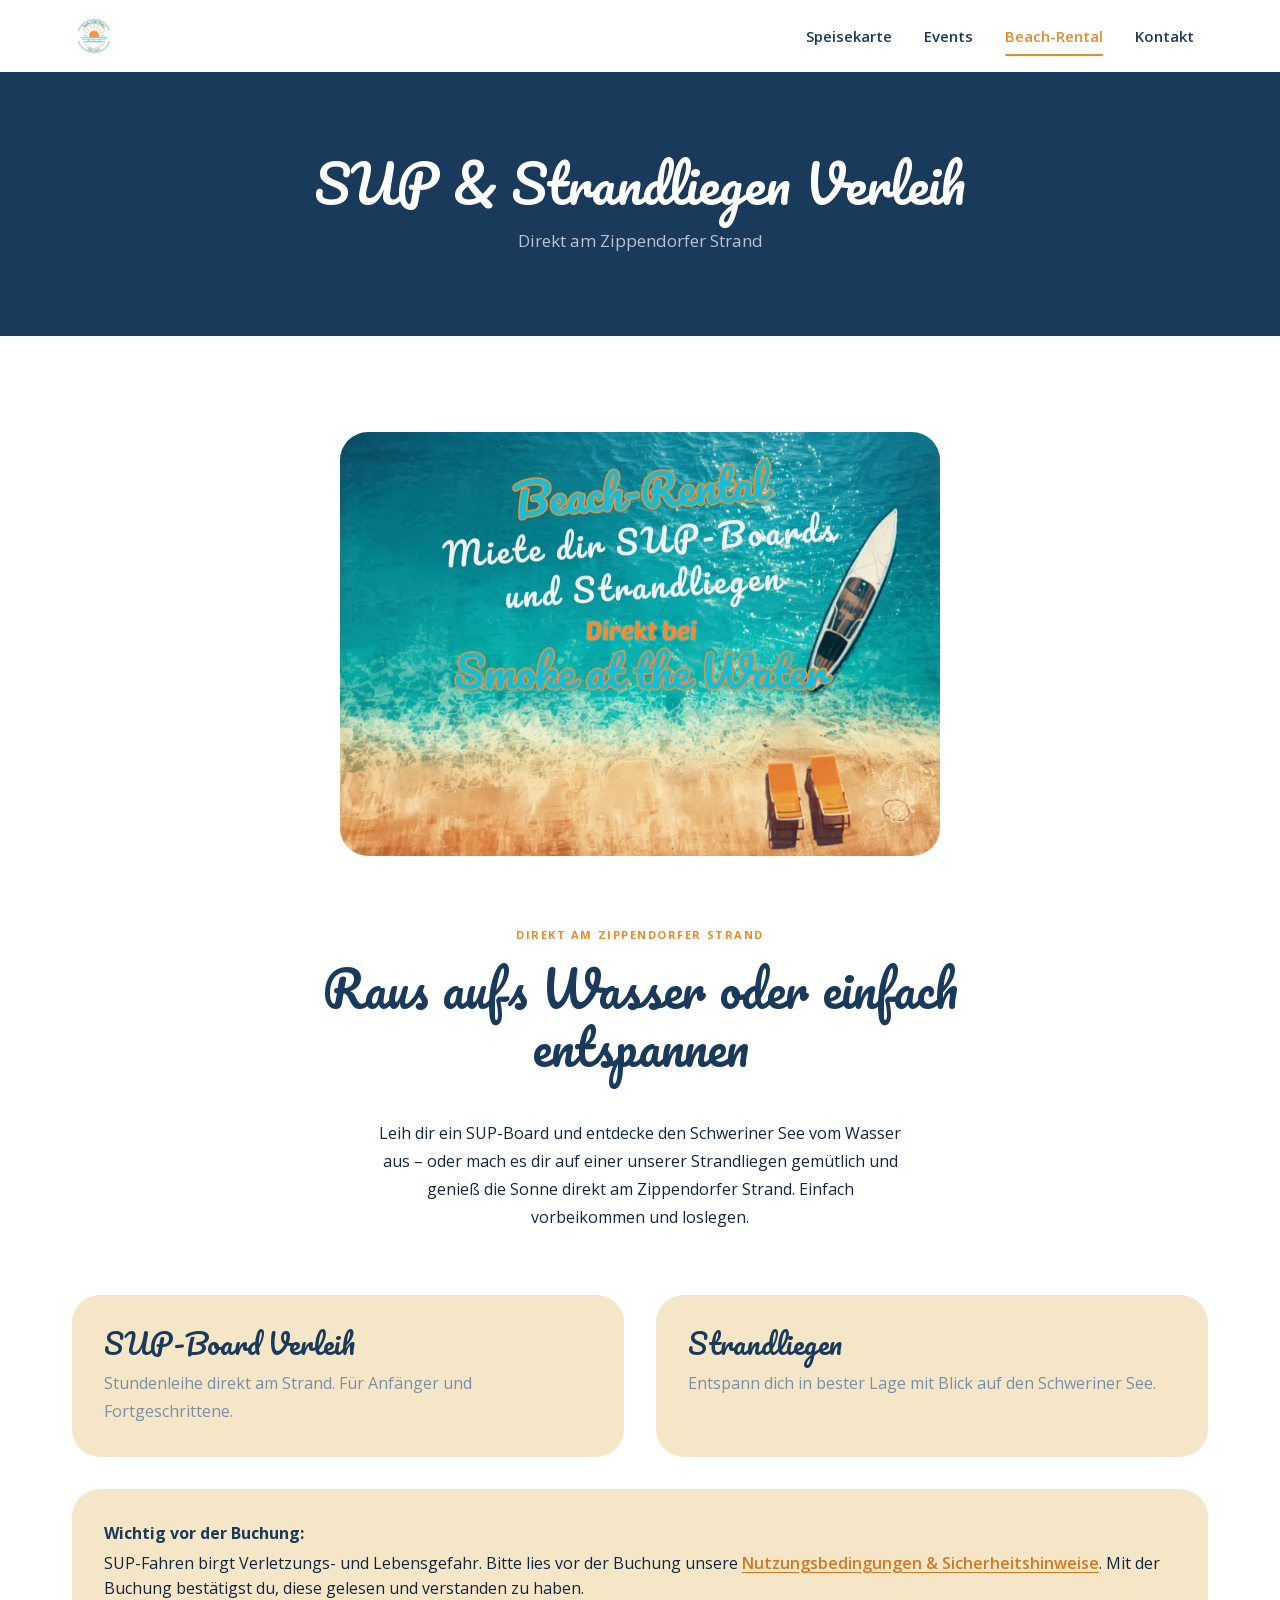
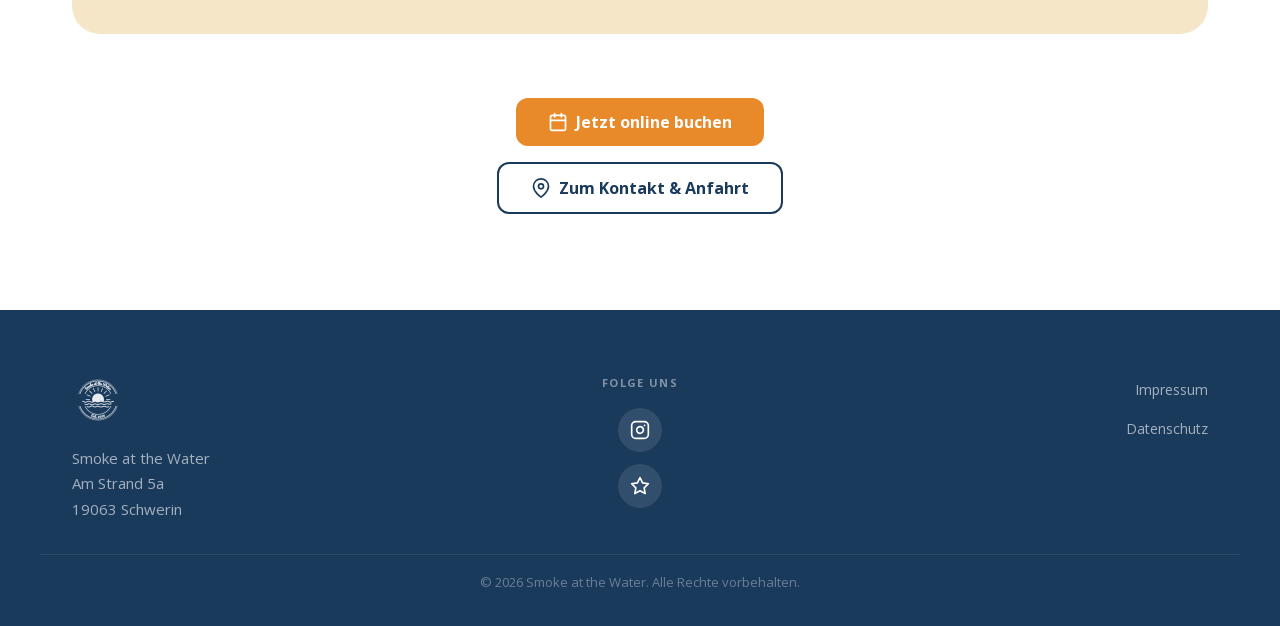
<file: verleih.html>
<!DOCTYPE html>
<html lang="de">
<head>
  <meta charset="UTF-8">
  <meta name="viewport" content="width=device-width, initial-scale=1.0">
  <title>SUP &amp; Strandliegen Verleih – Smoke at the Water Schwerin</title>
  <meta name="description" content="SUP-Board und Strandliegen Verleih direkt am Zippendorfer Strand in Schwerin. Einfach vorbeikommen und loslegen.">

  <meta property="og:type"        content="website">
  <meta property="og:title"       content="SUP &amp; Strandliegen Verleih – Smoke at the Water Schwerin">
  <meta property="og:description" content="SUP-Board und Strandliegen Verleih direkt am Zippendorfer Strand – Schweriner See.">
  <meta property="og:url"         content="https://smokeatthewater.de/verleih.html">
  <meta property="og:image"       content="https://smokeatthewater.de/Bilder%20vom%20Imbiss/optimized/plakat-beach-rental.png">

  <link rel="icon" href="Logos/optimized/logo.png" type="image/png">
  <link rel="preload" href="Fonts/open-sans-latin.woff2" as="font" type="font/woff2" crossorigin>
  <link rel="stylesheet" href="css/style.css">

  <!-- Lokales SEO -->
  <meta name="geo.region" content="DE-MV">
  <meta name="geo.placename" content="Schwerin">
  <meta name="geo.position" content="53.602555;11.453974">
  <meta name="ICBM" content="53.602555, 11.453974">
  <link rel="canonical" href="https://smokeatthewater.de/verleih.html">
</head>
<body>

  <!-- ── NAVIGATION ── -->
  <header class="site-header" id="site-header">
    <nav class="nav" aria-label="Hauptnavigation">
      <a href="index.html" class="nav__logo" aria-label="Smoke at the Water – Zur Startseite">
        <img src="Logos/optimized/logo.png" alt="Smoke at the Water" width="52" height="52">
      </a>
      <ul class="nav__links" id="nav-menu" role="list">
        <li><a href="speisekarte.html">Speisekarte</a></li>
        <li><a href="events.html">Events</a></li>
        <li><a href="verleih.html" class="active" aria-current="page">Beach-Rental</a></li>
        <li><a href="kontakt.html">Kontakt</a></li>
      </ul>
      <button
        class="nav__hamburger"
        id="hamburger"
        aria-expanded="false"
        aria-label="Menü öffnen"
        aria-controls="nav-menu"
      >
        <span aria-hidden="true"></span>
        <span aria-hidden="true"></span>
        <span aria-hidden="true"></span>
      </button>
    </nav>
  </header>

  <main>

    <!-- ── PAGE HERO ── -->
    <section
      class="page-hero"
      aria-label="Seitentitel"
    >
      <div class="page-hero__inner">
        <h1>SUP &amp; Strandliegen Verleih</h1>
        <p>Direkt am Zippendorfer Strand</p>
      </div>
    </section>

    <!-- ── INHALT ── -->
    <section class="section section--white" aria-labelledby="verleih-heading">
      <div class="container">

        <picture>
          <source srcset="Bilder%20vom%20Imbiss/optimized/plakat-beach-rental.webp" type="image/webp">
          <img
            class="event-img reveal"
            src="Bilder vom Imbiss/optimized/plakat-beach-rental.png"
            alt="Plakat Beach Rental – SUP & Strandliegen Verleih"
            loading="lazy"
            width="1200"
            height="848"
          >
        </picture>

        <div class="content-centered" style="max-width: 680px; margin-inline: auto;">
          <span class="section__label">Direkt am Zippendorfer Strand</span>
          <h2 id="verleih-heading">Raus aufs Wasser oder einfach entspannen</h2>
          <p>Leih dir ein SUP-Board und entdecke den Schweriner See vom Wasser aus – oder mach es dir auf einer unserer Strandliegen gemütlich und genieß die Sonne direkt am Zippendorfer Strand. Einfach vorbeikommen und loslegen.</p>
        </div>

        <div class="info-cards reveal">
          <div class="info-card">
            <h3>SUP-Board Verleih</h3>
            <p>Stundenleihe direkt am Strand. Für Anfänger und Fortgeschrittene.</p>
          </div>
          <div class="info-card">
            <h3>Strandliegen</h3>
            <p>Entspann dich in bester Lage mit Blick auf den Schweriner See.</p>
          </div>
        </div>

        <div class="notice notice--warning reveal" role="note">
          <strong>Wichtig vor der Buchung:</strong>
          SUP-Fahren birgt Verletzungs- und Lebensgefahr. Bitte lies vor der Buchung unsere
          <a href="nutzungsbedingungen.html">Nutzungsbedingungen &amp; Sicherheitshinweise</a>.
          Mit der Buchung bestätigst du, diese gelesen und verstanden zu haben.
        </div>

        <div style="text-align: center; margin-top: var(--space-lg); display: flex; flex-direction: column; align-items: center; gap: var(--space-sm);">
          <a href="https://buchung.smokeatthewater.de" class="btn btn--primary">
            <svg xmlns="http://www.w3.org/2000/svg" viewBox="0 0 24 24" fill="none" stroke="currentColor" stroke-width="2" stroke-linecap="round" stroke-linejoin="round" aria-hidden="true">
              <rect x="3" y="4" width="18" height="18" rx="2" ry="2"/><line x1="16" y1="2" x2="16" y2="6"/><line x1="8" y1="2" x2="8" y2="6"/><line x1="3" y1="10" x2="21" y2="10"/>
            </svg>
            Jetzt online buchen
          </a>
          <a href="kontakt.html" class="btn btn--secondary">
            <svg xmlns="http://www.w3.org/2000/svg" viewBox="0 0 24 24" fill="none" stroke="currentColor" stroke-width="2" stroke-linecap="round" stroke-linejoin="round" aria-hidden="true">
              <path d="M21 10c0 7-9 13-9 13s-9-6-9-13a9 9 0 0118 0z"/><circle cx="12" cy="10" r="3"/>
            </svg>
            Zum Kontakt &amp; Anfahrt
          </a>
        </div>

      </div>
    </section>

  </main>

  <!-- ── FOOTER ── -->
  <footer class="footer" aria-label="Seitenende">
    <div class="footer__inner">
      <div class="footer__brand">
        <img src="Logos/optimized/logo.png" alt="Smoke at the Water Logo" width="52" height="52" loading="lazy">
        <address>
          Smoke at the Water<br>
          Am Strand 5a<br>
          19063 Schwerin
        </address>
      </div>
      <div class="footer__social" aria-label="Social Media">
        <span class="footer__social-label">Folge uns</span>
        <a href="https://www.instagram.com/smoke_at_the_water/" aria-label="Instagram" title="Instagram" rel="noopener noreferrer" target="_blank">
          <svg xmlns="http://www.w3.org/2000/svg" viewBox="0 0 24 24" fill="none" stroke="currentColor" stroke-width="2" stroke-linecap="round" stroke-linejoin="round" aria-hidden="true">
            <rect x="2" y="2" width="20" height="20" rx="5" ry="5"/>
            <path d="M16 11.37A4 4 0 1112.63 8 4 4 0 0116 11.37z"/>
            <line x1="17.5" y1="6.5" x2="17.51" y2="6.5"/>
          </svg>
        </a>
        <a href="https://share.google/wbqceInN0S07DFE3K" aria-label="Google Bewertungen" title="Google Bewertungen" target="_blank" rel="noopener noreferrer">
          <svg xmlns="http://www.w3.org/2000/svg" viewBox="0 0 24 24" fill="none" stroke="currentColor" stroke-width="2" stroke-linecap="round" stroke-linejoin="round" aria-hidden="true">
            <path d="M12 2l3.09 6.26L22 9.27l-5 4.87 1.18 6.88L12 17.77l-6.18 3.25L7 14.14 2 9.27l6.91-1.01L12 2z"/>
          </svg>
        </a>
      </div>
      <nav class="footer__legal" aria-label="Rechtliche Links">
        <a href="impressum.html">Impressum</a>
        <a href="datenschutz.html">Datenschutz</a>
      </nav>
    </div>
    <p class="footer__copy">
      &copy; <span id="year"></span> Smoke at the Water. Alle Rechte vorbehalten.
    </p>
  </footer>

  <script>document.getElementById('year').textContent = new Date().getFullYear();</script>
  <script src="js/main.js"></script>
</body>
</html>
</file>
<file: css/style.css>
/* ==============================================
   SMOKE AT THE WATER – style.css
   Variables · Reset · Typography · Layout
   Components · Pages · Responsive · Motion
   ============================================== */

/* ── 0. WEBFONTS (lokal, DSGVO-konform) ── */
/* Open Sans – Variable Font deckt weight 300-800 ab */
@font-face {
  font-family: 'Open Sans';
  font-style: normal;
  font-weight: 300 800;
  font-display: swap;
  src: url('../Fonts/open-sans-latin.woff2') format('woff2');
  unicode-range: U+0000-00FF, U+0131, U+0152-0153, U+02BB-02BC, U+02C6, U+02DA, U+02DC, U+0304, U+0308, U+0329, U+2000-206F, U+2074, U+20AC, U+2122, U+2191, U+2193, U+2212, U+2215, U+FEFF, U+FFFD;
}
@font-face {
  font-family: 'Open Sans';
  font-style: normal;
  font-weight: 300 800;
  font-display: swap;
  src: url('../Fonts/open-sans-latin-ext.woff2') format('woff2');
  unicode-range: U+0100-024F, U+0259, U+1E00-1EFF, U+2020, U+20A0-20AB, U+20AD-20C0, U+2113, U+2C60-2C7F, U+A720-A7FF;
}
/* Pacifico – für Überschriften */
@font-face {
  font-family: 'Pacifico';
  font-style: normal;
  font-weight: 400;
  font-display: swap;
  src: url('../Fonts/pacifico-latin.woff2') format('woff2');
  unicode-range: U+0000-00FF, U+0131, U+0152-0153, U+02BB-02BC, U+02C6, U+02DA, U+02DC, U+0304, U+0308, U+0329, U+2000-206F, U+2074, U+20AC, U+2122, U+2191, U+2193, U+2212, U+2215, U+FEFF, U+FFFD;
}
@font-face {
  font-family: 'Pacifico';
  font-style: normal;
  font-weight: 400;
  font-display: swap;
  src: url('../Fonts/pacifico-latin-ext.woff2') format('woff2');
  unicode-range: U+0100-024F, U+0259, U+1E00-1EFF, U+2020, U+20A0-20AB, U+20AD-20C0, U+2113, U+2C60-2C7F, U+A720-A7FF;
}

/* ── 1. CUSTOM PROPERTIES ── */
:root {
  /* Brand colors */
  --color-sand:       #F5E6C8;
  --color-sand-dark:  #EDD9A3;
  --color-blue:       #1A3A5C;
  --color-blue-dark:  #12253D;
  --color-amber:      #E8892A;
  --color-amber-dark: #D47820;
  --color-white:      #FFFFFF;
  --color-muted:      #7A8FA6;

  /* Typography */
  --font-heading: 'Pacifico', cursive;
  --font-body:    'Open Sans', sans-serif;

  /* Spacing scale */
  --space-xs:  0.5rem;   /*  8px */
  --space-sm:  1rem;     /* 16px */
  --space-md:  2rem;     /* 32px */
  --space-lg:  4rem;     /* 64px */
  --space-xl:  6rem;     /* 96px */

  /* Layout */
  --container-max: 1200px;
  --nav-height:    72px;

  /* Z-index scale */
  --z-content:  10;
  --z-dropdown: 20;
  --z-nav:      30;
  --z-lightbox: 50;

  /* Transitions */
  --t-fast: 150ms ease;
  --t-base: 200ms ease;
  --t-slow: 300ms ease;

  /* Radii */
  --r-sm: 6px;
  --r-md: 12px;
  --r-lg: 20px;
  --r-xl: 28px;
}


/* ── 2. RESET & BASE ── */
*, *::before, *::after {
  box-sizing: border-box;
  margin: 0;
  padding: 0;
}
html {
  scroll-behavior: smooth;
  font-size: 16px;
  -webkit-text-size-adjust: 100%;
}
body {
  font-family: var(--font-body);
  color: var(--color-blue-dark);
  background-color: var(--color-white);
  line-height: 1.65;
  overflow-x: hidden;
}
img, picture, video {
  max-width: 100%;
  height: auto;
  display: block;
}
a {
  color: inherit;
  text-decoration: none;
}
button {
  cursor: pointer;
  font-family: var(--font-body);
  border: none;
  background: none;
}
ul, ol {
  list-style: none;
}
address {
  font-style: normal;
}


/* ── 3. TYPOGRAPHY ── */
h1, h2, h3, h4 {
  font-family: var(--font-heading);
  color: var(--color-blue);
  line-height: 1.2;
  font-weight: 400; /* Pacifico is display weight */
}
h1 { font-size: clamp(2.25rem, 6vw, 4.5rem); }
h2 { font-size: clamp(1.875rem, 4vw, 3rem); }
h3 { font-size: clamp(1.25rem, 2.5vw, 1.75rem); }
h4 { font-size: 1.125rem; }
p  { line-height: 1.75; max-width: 65ch; }
.section__header p {
  text-align: center;
  margin-inline: auto;
}


/* ── 4. UTILITIES ── */
.container {
  max-width: var(--container-max);
  margin-inline: auto;
  padding-inline: 1.5rem;
}
@media (min-width: 768px)  { .container { padding-inline: 2rem; } }
@media (min-width: 1440px) { .container { padding-inline: 3rem; } }

.section {
  padding-block: var(--space-xl);
}
.section--sand {
  background-color: var(--color-sand);
}
.section--blue {
  background-color: var(--color-blue);
  color: var(--color-white);
}
.section--blue h2,
.section--blue h3,
.section--blue h4 {
  color: var(--color-white);
}
.section--white {
  background-color: var(--color-white);
}

.section__header {
  text-align: center;
  margin-bottom: var(--space-lg);
}
.section__label {
  display: inline-block;
  font-size: 0.6875rem;
  font-weight: 700;
  text-transform: uppercase;
  letter-spacing: 0.14em;
  color: var(--color-amber);
  margin-bottom: var(--space-xs);
}
.section__title {
  margin-bottom: 1.5rem;
  padding-bottom: 0.5rem;
}
.section__subtitle {
  color: var(--color-muted);
  font-size: 1.0625rem;
  max-width: 50ch;
  margin-inline: auto;
  text-align: center;
}

/* Buttons */
.btn {
  display: inline-flex;
  align-items: center;
  justify-content: center;
  gap: 0.5rem;
  padding: 0.875rem 2rem;
  border-radius: var(--r-md);
  font-family: var(--font-body);
  font-weight: 700;
  font-size: 1rem;
  line-height: 1;
  cursor: pointer;
  min-height: 44px;
  text-decoration: none;
  transition: background-color var(--t-base), color var(--t-base),
              border-color var(--t-base), box-shadow var(--t-base),
              transform var(--t-base);
}
.btn:focus-visible {
  outline: 3px solid var(--color-amber);
  outline-offset: 3px;
}
.btn svg {
  width: 20px;
  height: 20px;
  flex-shrink: 0;
}

.btn--primary {
  background-color: var(--color-amber);
  color: var(--color-white);
}
.btn--primary:hover {
  background-color: var(--color-amber-dark);
  box-shadow: 0 4px 20px rgba(232,137,42,0.4);
  transform: translateY(-1px);
}

.btn--secondary {
  background-color: transparent;
  color: var(--color-blue);
  border: 2px solid var(--color-blue);
}
.btn--secondary:hover {
  background-color: var(--color-blue);
  color: var(--color-white);
}

.btn--ghost {
  background-color: transparent;
  color: var(--color-white);
  border: 2px solid rgba(255,255,255,0.7);
}
.btn--ghost:hover {
  background-color: rgba(255,255,255,0.15);
  border-color: var(--color-white);
}

.btn--outline {
  background-color: transparent;
  color: var(--color-blue);
  border: 2px solid var(--color-blue);
}
.btn--outline:hover {
  background-color: var(--color-blue);
  color: var(--color-white);
}

/* Scroll reveal */
.reveal {
  opacity: 0;
  transform: translateY(28px);
  transition: opacity var(--t-slow), transform var(--t-slow);
}
.reveal.is-visible {
  opacity: 1;
  transform: translateY(0);
}
.reveal-delay-1 { transition-delay: 100ms; }
.reveal-delay-2 { transition-delay: 200ms; }
.reveal-delay-3 { transition-delay: 300ms; }


/* ── 5. SITE HEADER & NAV ── */
.site-header {
  position: sticky;
  top: 0;
  z-index: var(--z-nav);
  background-color: var(--color-white);
  transition: box-shadow var(--t-base);
}
.site-header.scrolled {
  box-shadow: 0 2px 20px rgba(26,58,92,0.1);
}

.nav {
  display: flex;
  align-items: center;
  justify-content: space-between;
  height: var(--nav-height);
  max-width: var(--container-max);
  margin-inline: auto;
  padding-inline: 1.5rem;
}
@media (min-width: 768px)  { .nav { padding-inline: 2rem; } }

.nav__logo {
  display: flex;
  align-items: center;
  flex-shrink: 0;
}
.nav__logo img {
  height: 44px;
  width: auto;
}
.nav__logo:focus-visible {
  outline: 3px solid var(--color-amber);
  outline-offset: 4px;
  border-radius: var(--r-sm);
}

.nav__links {
  display: flex;
  align-items: center;
  gap: 0.25rem;
}
.nav__links a {
  position: relative;
  display: flex;
  align-items: center;
  padding: 0.5rem 0.875rem;
  min-height: 44px;
  font-weight: 600;
  font-size: 0.9375rem;
  color: var(--color-blue);
  border-radius: var(--r-sm);
  transition: color var(--t-base), background-color var(--t-base);
}
.nav__links a::after {
  content: '';
  position: absolute;
  bottom: 2px;
  left: 0.875rem;
  right: 0.875rem;
  height: 2px;
  background-color: var(--color-amber);
  transform: scaleX(0);
  transform-origin: left;
  transition: transform var(--t-base);
  border-radius: 1px;
}
.nav__links a:hover {
  color: var(--color-amber);
  background-color: rgba(232,137,42,0.06);
}
.nav__links a:hover::after,
.nav__links a.active::after {
  transform: scaleX(1);
}
.nav__links a.active {
  color: var(--color-amber);
}
.nav__links a:focus-visible {
  outline: 3px solid var(--color-amber);
  outline-offset: 2px;
}

/* Hamburger button */
.nav__hamburger {
  display: none;
  flex-direction: column;
  justify-content: center;
  gap: 6px;
  width: 44px;
  height: 44px;
  padding: 10px;
  border-radius: var(--r-sm);
  transition: background-color var(--t-base);
}
.nav__hamburger:hover {
  background-color: rgba(26,58,92,0.07);
}
.nav__hamburger:focus-visible {
  outline: 3px solid var(--color-amber);
  outline-offset: 2px;
}
.nav__hamburger span {
  display: block;
  width: 100%;
  height: 2px;
  background-color: var(--color-blue);
  border-radius: 2px;
  transition: transform var(--t-base), opacity var(--t-base);
}
/* Hamburger → X animation */
.site-header.nav--open .nav__hamburger span:nth-child(1) {
  transform: translateY(8px) rotate(45deg);
}
.site-header.nav--open .nav__hamburger span:nth-child(2) {
  opacity: 0;
  transform: scaleX(0);
}
.site-header.nav--open .nav__hamburger span:nth-child(3) {
  transform: translateY(-8px) rotate(-45deg);
}


/* ── 6. MOBILE NAV (max 767px) ── */
@media (max-width: 767px) {
  .nav__hamburger {
    display: flex;
  }
  .nav__links {
    display: none;
    position: absolute;
    top: var(--nav-height);
    left: 0;
    right: 0;
    background-color: var(--color-white);
    flex-direction: column;
    align-items: stretch;
    gap: 0;
    padding: 0.5rem 1.5rem 1.25rem;
    box-shadow: 0 8px 32px rgba(26,58,92,0.12);
    border-top: 1px solid var(--color-sand-dark);
    z-index: var(--z-dropdown);
  }
  .site-header.nav--open .nav__links {
    display: flex;
  }
  .nav__links a {
    padding: 0.875rem 0.5rem;
    border-radius: 0;
    border-bottom: 1px solid var(--color-sand);
    font-size: 1rem;
  }
  .nav__links a:last-child {
    border-bottom: none;
  }
  .nav__links a::after {
    bottom: 0;
    left: 0.5rem;
    right: 0.5rem;
  }
}


/* ── 7. HERO ── */
.hero {
  position: relative;
  height: 100vh;
  min-height: 520px;
  display: flex;
  align-items: flex-end;
  padding-bottom: var(--space-xl);
  overflow: hidden;
}
.hero__bg {
  position: absolute;
  inset: 0;
  background-size: cover;
  background-position: center top;
  background-repeat: no-repeat;
}
.hero__overlay {
  position: absolute;
  inset: 0;
  background: linear-gradient(
    to bottom,
    rgba(18,37,61,0.25) 0%,
    rgba(18,37,61,0.15) 40%,
    rgba(18,37,61,0.72) 100%
  );
}
.hero__content {
  position: relative;
  z-index: var(--z-content);
  width: 100%;
  max-width: var(--container-max);
  margin-inline: auto;
  padding-inline: 1.5rem;
}
@media (min-width: 768px) { .hero__content { padding-inline: 2rem; } }

.hero__content h1 {
  color: #0CC0DF;
  -webkit-text-stroke: 6px #FF914D;
  paint-order: stroke fill;
  text-shadow: none;
  margin-bottom: 1rem;
  max-width: 20ch;
}
.hero__content p {
  color: rgba(255,255,255,0.88);
  font-size: clamp(1rem, 2.5vw, 1.3125rem);
  margin-bottom: 2.25rem;
  max-width: 44ch;
  text-shadow: 0 1px 8px rgba(0,0,0,0.3);
}
.hero__cta {
  display: flex;
  flex-wrap: wrap;
  gap: 1rem;
}

/* Page hero (inner pages) */
.page-hero {
  background-color: var(--color-blue);
  padding-block: calc(var(--space-lg) + 1rem);
  text-align: center;
}
.page-hero__inner {
  max-width: var(--container-max);
  margin-inline: auto;
  padding-inline: 1.5rem;
}
.page-hero h1 {
  color: var(--color-white);
  font-size: clamp(2rem, 5vw, 3.25rem);
  margin-bottom: 0.75rem;
}
.page-hero p {
  color: rgba(255,255,255,0.7);
  font-size: 1.0625rem;
  margin-inline: auto;
}


/* ── 8. ABOUT SECTION ── */
.about__grid {
  display: grid;
  grid-template-columns: 1fr 1fr;
  gap: var(--space-lg);
  align-items: center;
}
.about__img {
  border-radius: var(--r-xl);
  overflow: hidden;
  box-shadow: 0 8px 40px rgba(26,58,92,0.15);
}
.about__img img {
  width: 100%;
  aspect-ratio: 4/3;
  object-fit: cover;
  transition: transform 0.6s ease;
}
.about__img:hover img {
  transform: scale(1.03);
}
.about__text .section__label {
  margin-bottom: var(--space-xs);
}
.about__text h2 {
  margin-bottom: 1.5rem;
}
.about__text p {
  color: var(--color-muted);
  margin-bottom: 1.25rem;
}
.about__text p:first-of-type {
  font-size: 1.125rem;
  color: var(--color-blue-dark);
  font-weight: 600;
}
.about__text .btn {
  margin-top: 0.75rem;
}

@media (max-width: 767px) {
  .about__grid {
    grid-template-columns: 1fr;
    gap: var(--space-md);
  }
}


/* ── 9. GALLERY ── */
.gallery__grid {
  display: grid;
  grid-template-columns: repeat(3, 1fr);
  gap: 1rem;
}
@media (max-width: 640px) {
  .gallery__grid {
    grid-template-columns: repeat(2, 1fr);
    gap: 0.75rem;
  }
}

.gallery-item {
  position: relative;
  overflow: hidden;
  border-radius: var(--r-md);
  cursor: pointer;
  aspect-ratio: 1 / 1;
  background-color: var(--color-sand);
}
.gallery-item:focus-visible {
  outline: 3px solid var(--color-amber);
  outline-offset: 2px;
}
.gallery-item img {
  width: 100%;
  height: 100%;
  object-fit: cover;
  transition: transform 0.45s ease;
}
.gallery-item:hover img {
  transform: scale(1.07);
}
.gallery-item__overlay {
  position: absolute;
  inset: 0;
  background: rgba(26,58,92,0.55);
  display: flex;
  align-items: center;
  justify-content: center;
  opacity: 0;
  transition: opacity var(--t-base);
}
.gallery-item:hover .gallery-item__overlay,
.gallery-item:focus-visible .gallery-item__overlay {
  opacity: 1;
}
.gallery-item__overlay svg {
  color: var(--color-white);
  width: 40px;
  height: 40px;
  filter: drop-shadow(0 2px 6px rgba(0,0,0,0.4));
}


/* ── 10. CTA BANNER ── */
.cta-banner {
  position: relative;
  padding-block: var(--space-xl);
  background-size: cover;
  background-position: center;
  overflow: hidden;
  text-align: center;
}
.cta-banner::before {
  content: '';
  position: absolute;
  inset: 0;
  background: linear-gradient(
    135deg,
    rgba(18,37,61,0.88) 0%,
    rgba(232,137,42,0.45) 100%
  );
}
.cta-banner__content {
  position: relative;
  z-index: var(--z-content);
  max-width: 600px;
  margin-inline: auto;
  padding-inline: 1.5rem;
}
.cta-banner__content h2 {
  color: var(--color-white);
  margin-bottom: 1rem;
}
.cta-banner__content p {
  color: rgba(255,255,255,0.82);
  font-size: 1.125rem;
  margin: 0 auto 2.25rem;
}


/* ── 11. MENU CARDS (speisekarte.html) ── */
.menu-grid {
  display: grid;
  grid-template-columns: repeat(2, 1fr);
  gap: 1.5rem;
}
@media (max-width: 640px) {
  .menu-grid {
    grid-template-columns: 1fr;
  }
}

.menu-card {
  background-color: var(--color-white);
  border-radius: var(--r-xl);
  box-shadow: 0 2px 20px rgba(26,58,92,0.07);
  overflow: hidden;
  cursor: pointer;
  border: 2px solid transparent;
  transition: box-shadow var(--t-base), transform var(--t-base), border-color var(--t-base);
}
.menu-card:hover {
  box-shadow: 0 8px 40px rgba(26,58,92,0.15);
  transform: translateY(-3px);
  border-color: var(--color-amber);
}
.menu-card:focus-visible {
  outline: 3px solid var(--color-amber);
  outline-offset: 2px;
}
.menu-card__img-wrap {
  overflow: hidden;
  background-color: var(--color-sand);
}
.menu-card__img-wrap img {
  width: 100%;
  max-height: 400px;
  object-fit: contain;
  transition: transform 0.4s ease;
}
.menu-card:hover .menu-card__img-wrap img {
  transform: scale(1.03);
}
.menu-card__info {
  padding: 1.25rem 1.5rem 1.5rem;
}
.menu-card__info h3 {
  color: var(--color-blue);
  margin-bottom: 0.25rem;
  font-size: 1.375rem;
}
.menu-card__info p {
  color: var(--color-muted);
  font-size: 0.875rem;
  max-width: none;
}
.menu-card__zoom {
  display: inline-flex;
  align-items: center;
  gap: 0.375rem;
  margin-top: 0.875rem;
  font-size: 0.8125rem;
  font-weight: 700;
  color: var(--color-amber);
  text-transform: uppercase;
  letter-spacing: 0.06em;
}
.menu-card__zoom svg {
  width: 16px;
  height: 16px;
}

/* ── 11b. MENU ACCORDION (speisekarte.html) ── */
.menu-accordion {
  max-width: 720px;
  margin: 0 auto;
  display: flex;
  flex-direction: column;
  gap: 0.75rem;
}
.menu-accordion details {
  background-color: var(--color-white);
  border: 1px solid var(--color-sand-dark);
  border-radius: var(--radius);
  overflow: hidden;
  transition: box-shadow 0.2s ease;
}
.menu-accordion details[open] {
  box-shadow: 0 2px 12px rgba(26, 58, 92, 0.08);
}
.menu-accordion summary {
  display: flex;
  align-items: center;
  justify-content: space-between;
  padding: 1rem 1.25rem;
  cursor: pointer;
  font-family: var(--font-body);
  font-size: 1.125rem;
  font-weight: 700;
  color: var(--color-blue);
  list-style: none;
  user-select: none;
  transition: background-color 0.15s ease;
}
.menu-accordion summary:hover {
  background-color: var(--color-sand);
}
.menu-accordion summary::-webkit-details-marker {
  display: none;
}
.menu-accordion summary::after {
  content: '';
  width: 10px;
  height: 10px;
  border-right: 2.5px solid var(--color-amber);
  border-bottom: 2.5px solid var(--color-amber);
  transform: rotate(45deg);
  transition: transform 0.2s ease;
  flex-shrink: 0;
  margin-left: 1rem;
}
.menu-accordion details[open] > summary::after {
  transform: rotate(-135deg);
}
.menu-accordion .menu-items {
  padding: 0 1.25rem 1.25rem;
}
.menu-accordion .menu-subheader {
  font-weight: 700;
  color: var(--color-blue);
  font-size: 0.9375rem;
  margin: 1rem 0 0.375rem;
  padding-top: 0.5rem;
  border-top: 1px solid var(--color-sand);
}
.menu-accordion .menu-subheader:first-child {
  margin-top: 0;
  padding-top: 0;
  border-top: none;
}
.menu-accordion .menu-item {
  display: flex;
  justify-content: space-between;
  align-items: baseline;
  padding: 0.5rem 0;
  border-bottom: 1px solid var(--color-sand);
  gap: 1rem;
}
.menu-accordion .menu-item:last-child {
  border-bottom: none;
}
.menu-accordion .menu-item__left {
  flex: 1;
  min-width: 0;
}
.menu-accordion .menu-item__name {
  font-weight: 600;
  color: var(--color-blue-dark);
  font-size: 0.9375rem;
}
.menu-accordion .menu-item__desc {
  color: var(--color-muted);
  font-size: 0.8125rem;
  margin-top: 0.125rem;
}
.menu-accordion .menu-item__price {
  font-weight: 700;
  color: var(--color-amber);
  white-space: nowrap;
  font-size: 0.9375rem;
}
.menu-accordion .menu-item__tag {
  display: inline-block;
  font-size: 0.6875rem;
  font-weight: 700;
  text-transform: uppercase;
  letter-spacing: 0.04em;
  padding: 0.125rem 0.5rem;
  border-radius: 999px;
  margin-left: 0.375rem;
  vertical-align: middle;
}
.menu-accordion .menu-item__tag--vegetarisch {
  background-color: #e8f5e9;
  color: #2e7d32;
}
.menu-accordion .menu-item__tag--vegan {
  background-color: #e0f2f1;
  color: #00695c;
}
.menu-accordion .menu-note {
  margin-top: 0.75rem;
  padding: 0.625rem 0.875rem;
  background-color: var(--color-sand);
  border-radius: calc(var(--radius) / 2);
  font-size: 0.8125rem;
  color: var(--color-muted);
}
@media (max-width: 767px) {
  .menu-accordion summary {
    padding: 0.875rem 1rem;
    font-size: 1rem;
  }
  .menu-accordion .menu-items {
    padding: 0 1rem 1rem;
  }
}

/* ── 12. CONTACT PAGE (kontakt.html) ── */
.contact-grid {
  display: grid;
  grid-template-columns: 1fr 1fr;
  gap: var(--space-lg);
  align-items: start;
}
@media (max-width: 767px) {
  .contact-grid {
    grid-template-columns: 1fr;
    gap: var(--space-md);
  }
}

.contact-block__title {
  font-family: var(--font-heading);
  font-size: 1.5rem;
  color: var(--color-blue);
  margin-bottom: 1.25rem;
  padding-bottom: 0.75rem;
  border-bottom: 2px solid var(--color-sand-dark);
}

.hours-table {
  width: 100%;
  border-collapse: collapse;
}
.hours-table tr {
  border-bottom: 1px solid var(--color-sand-dark);
}
.hours-table tr:last-child {
  border-bottom: none;
}
.hours-table td {
  padding: 0.875rem 0;
  font-size: 0.9375rem;
  vertical-align: middle;
}
.hours-table td:last-child {
  text-align: right;
  font-weight: 700;
  color: var(--color-amber);
}
.hours-note {
  margin-top: 1rem;
  padding: 0.875rem 1rem;
  background-color: var(--color-sand);
  border-radius: var(--r-sm);
  font-size: 0.875rem;
  color: var(--color-muted);
  line-height: 1.5;
}

.address-block {
  margin-bottom: 1.5rem;
}
.address-block p {
  line-height: 1.75;
  color: var(--color-muted);
}

.map-embed {
  border-radius: var(--r-lg);
  overflow: hidden;
  height: 280px;
  margin-top: 1.5rem;
  background-color: var(--color-sand);
  border: 1px solid var(--color-sand-dark);
}
.map-embed iframe {
  width: 100%;
  height: 100%;
  border: none;
  display: block;
}
.map-placeholder {
  display: flex;
  flex-direction: column;
  align-items: center;
  justify-content: center;
  height: 100%;
  gap: 0.75rem;
  color: var(--color-muted);
  text-align: center;
  padding: 1.5rem;
  font-size: 0.9375rem;
}
.map-placeholder svg {
  width: 40px;
  height: 40px;
  color: var(--color-sand-dark);
}

.social-links {
  display: flex;
  flex-wrap: wrap;
  gap: 1rem;
  margin-top: 1.5rem;
}
.social-link {
  display: inline-flex;
  align-items: center;
  gap: 0.625rem;
  background-color: var(--color-blue);
  color: var(--color-white);
  padding: 0.75rem 1.25rem;
  border-radius: var(--r-md);
  font-weight: 600;
  font-size: 0.9375rem;
  min-height: 44px;
  cursor: pointer;
  transition: background-color var(--t-base);
}
.social-link:hover {
  background-color: var(--color-amber);
}
.social-link:focus-visible {
  outline: 3px solid var(--color-amber);
  outline-offset: 3px;
}
.social-link svg {
  width: 20px;
  height: 20px;
  flex-shrink: 0;
}

.contact-images {
  display: grid;
  grid-template-columns: 1fr 1fr;
  gap: 1rem;
  margin-top: var(--space-lg);
}
.contact-images img {
  border-radius: var(--r-lg);
  width: 100%;
  aspect-ratio: 4/3;
  object-fit: cover;
}
@media (max-width: 480px) {
  .contact-images {
    grid-template-columns: 1fr;
  }
}


/* ── 13. LEGAL PAGES ── */
.legal-content {
  max-width: 720px;
  margin-inline: auto;
  padding: var(--space-lg) 1.5rem var(--space-xl);
}
.legal-content h2 {
  font-size: 1.5rem;
  margin-top: 2.5rem;
  margin-bottom: 0.875rem;
  color: var(--color-blue);
}
.legal-content h2:first-child {
  margin-top: 0;
}
.legal-content h3 {
  font-size: 1.125rem;
  margin-top: 1.75rem;
  margin-bottom: 0.5rem;
  color: var(--color-blue);
}
.legal-content p {
  color: var(--color-blue-dark);
  margin-bottom: 1rem;
  max-width: none;
}
.legal-content a {
  color: var(--color-amber);
  text-decoration: underline;
  text-underline-offset: 3px;
}
.legal-content a:hover {
  color: var(--color-amber-dark);
}
.todo-note {
  display: flex;
  gap: 0.75rem;
  background-color: #FFF8E1;
  border: 1px solid #F9C84A;
  border-radius: var(--r-sm);
  padding: 0.875rem 1rem;
  font-size: 0.875rem;
  color: #7C5A00;
  margin-bottom: 2rem;
  line-height: 1.5;
}


/* ── 13b. PAGE-HERO WITH IMAGE ── */
.page-hero--img {
  position: relative;
  background-size: cover;
  background-position: center;
  padding-block: calc(var(--space-xl) * 1.5);
}
.page-hero--img::before {
  content: '';
  position: absolute;
  inset: 0;
  background: linear-gradient(
    to bottom,
    rgba(26,58,92,0.65) 0%,
    rgba(26,58,92,0.45) 100%
  );
}
.page-hero--img .page-hero__inner {
  position: relative;
  z-index: var(--z-content);
}

/* ── 13c. EVENT / VERLEIH PAGES ── */
.event-img {
  display: block;
  max-width: 600px;
  width: 100%;
  margin-inline: auto;
  border-radius: var(--r-xl);
  margin-bottom: var(--space-lg);
}

.info-cards {
  display: grid;
  grid-template-columns: 1fr 1fr;
  gap: var(--space-md);
  margin-top: var(--space-lg);
}
@media (max-width: 600px) { .info-cards { grid-template-columns: 1fr; } }

.info-card {
  background-color: var(--color-sand);
  border-radius: var(--r-xl);
  padding: var(--space-md);
  transition: box-shadow var(--t-base);
}
.info-card:hover {
  box-shadow: 0 6px 24px rgba(26,58,92,0.10);
}
.info-card h3 {
  color: var(--color-blue);
  margin-bottom: 0.5rem;
}
.info-card p {
  color: var(--color-muted);
  margin: 0;
}


/* ── 13d. EVENT CARD ── */
.event-card {
  display: grid;
  grid-template-columns: auto 1fr;
  gap: var(--space-lg);
  align-items: start;
  background: var(--color-white);
  border-radius: var(--r-xl);
  padding: var(--space-md) var(--space-lg);
  box-shadow: 0 4px 24px rgba(26,58,92,0.10);
}
.event-card__date {
  display: flex;
  flex-direction: column;
  align-items: center;
  justify-content: center;
  background: var(--color-amber);
  color: var(--color-white);
  border-radius: var(--r-md);
  padding: 1rem 1.5rem;
  min-width: 90px;
  text-align: center;
}
.event-card__day {
  font-family: var(--font-heading);
  font-size: 3rem;
  line-height: 1;
}
.event-card__month {
  font-size: 0.875rem;
  font-weight: 700;
  text-transform: uppercase;
  letter-spacing: 0.08em;
  margin-top: 0.25rem;
}
.event-card__info h3 {
  color: var(--color-blue);
  margin-bottom: 0.75rem;
}
.event-card__info p {
  color: var(--color-muted);
  margin-bottom: 1rem;
}
.event-card__meta {
  display: flex;
  flex-wrap: wrap;
  gap: 1rem;
  font-size: 0.9375rem;
  font-weight: 600;
  color: var(--color-blue);
}
@media (max-width: 600px) {
  .event-card {
    grid-template-columns: 1fr;
  }
  .event-card__date {
    flex-direction: row;
    gap: 0.5rem;
    justify-content: flex-start;
    width: fit-content;
  }
}


/* ── 13d-2. EVENTS DYNAMIC ── */
.events-list {
  display: flex;
  flex-direction: column;
  gap: var(--space-md);
}

.event-type-badge {
  display: inline-block;
  font-size: 0.75rem;
  font-weight: 700;
  text-transform: uppercase;
  letter-spacing: 0.06em;
  padding: 0.25rem 0.75rem;
  border-radius: 999px;
  margin-bottom: 0.75rem;
}
.event-type-badge--live_musik {
  background-color: var(--color-amber);
  color: var(--color-white);
}
.event-type-badge--public_viewing {
  background-color: var(--color-blue);
  color: var(--color-white);
}
.event-type-badge--special {
  background-color: #16A34A;
  color: var(--color-white);
}

.events-loader {
  text-align: center;
  padding: var(--space-lg) 0;
  color: var(--color-muted);
}
.events-loader__spinner {
  width: 40px;
  height: 40px;
  border: 4px solid var(--color-sand-dark);
  border-top-color: var(--color-amber);
  border-radius: 50%;
  margin: 0 auto var(--space-sm);
  animation: spin 0.8s linear infinite;
}
@keyframes spin {
  to { transform: rotate(360deg); }
}

.events-empty {
  text-align: center;
  padding: var(--space-lg) var(--space-md);
}
.events-empty__icon {
  font-size: 3rem;
  margin-bottom: var(--space-sm);
}
.events-empty h3 {
  color: var(--color-blue);
  margin-bottom: var(--space-xs);
}
.events-empty p {
  color: var(--color-muted);
  margin-inline: auto;
  text-align: center;
}
.events-empty a {
  color: var(--color-amber);
  text-decoration: underline;
  text-underline-offset: 3px;
}
.events-empty a:hover {
  color: var(--color-amber-dark);
}

/* ── 13d-3. APP PROMO ── */
.app-promo__icon {
  font-size: 3rem;
  margin-bottom: var(--space-sm);
}
.app-store-buttons {
  display: flex;
  justify-content: center;
  flex-wrap: wrap;
  gap: 1rem;
  margin-top: var(--space-md);
}
.btn--store {
  background-color: var(--color-blue-dark);
  color: var(--color-white);
  padding: 0.875rem 1.75rem;
  border-radius: var(--r-md);
  font-weight: 700;
  font-size: 1rem;
  min-height: 52px;
}
.btn--store svg {
  width: 22px;
  height: 22px;
}
.btn--store:hover {
  background-color: var(--color-amber);
  box-shadow: 0 4px 20px rgba(232,137,42,0.35);
  transform: translateY(-1px);
}
.app-promo__hint {
  margin-top: var(--space-sm);
  font-size: 0.875rem;
  color: var(--color-muted);
  font-style: italic;
  text-align: center;
}

/* ── 13e. BANNER CTA ── */
.banner-cta-wrap {
  display: flex;
  flex-direction: column;
  align-items: center;
  gap: 0;
}
.banner-cta-img {
  width: 100%;
  height: auto;
  border-radius: var(--r-xl) var(--r-xl) 0 0;
  display: block;
}
.banner-cta-buttons {
  display: grid;
  grid-template-columns: 1fr 1fr;
  width: 100%;
  background-color: var(--color-blue);
  border-radius: 0 0 var(--r-xl) var(--r-xl);
  overflow: hidden;
}
.banner-cta-buttons .btn {
  border-radius: 0;
  padding: 1.25rem 2rem;
  font-size: 1.0625rem;
  justify-content: center;
  border: none;
}
.banner-cta-buttons .btn:first-child {
  background-color: var(--color-amber);
  border-right: 2px solid rgba(255,255,255,0.2);
}
.banner-cta-buttons .btn:first-child:hover {
  background-color: var(--color-amber-dark);
}
.banner-cta-buttons .btn:last-child {
  background-color: var(--color-blue);
  border: none;
}
.banner-cta-buttons .btn:last-child:hover {
  background-color: var(--color-blue-dark);
}
@media (max-width: 480px) {
  .banner-cta-buttons {
    grid-template-columns: 1fr;
  }
  .banner-cta-buttons .btn:first-child {
    border-right: none;
    border-bottom: 2px solid rgba(255,255,255,0.2);
  }
}

/* ── 13f. CONTENT CENTERED ── */
.content-centered {
  text-align: center;
}
.content-centered h2 {
  margin-top: 0.5rem;
  margin-bottom: 2rem;
  padding-bottom: 0.75rem;
}
.content-centered p {
  text-align: center;
  margin-inline: auto;
  max-width: 60ch;
  margin-bottom: 1.5rem;
}


/* ── 13g. NOTICE BOX ── */
/* Optik folgt .info-card (Section 13c), damit der Kasten sich nativ
   als dritte Karte unter den info-cards einfügt. Keine max-width und
   kein border-left, damit er bündig mit dem Grid darüber sitzt. */
.notice {
  margin-top: var(--space-md);
  padding: var(--space-md);
  background-color: var(--color-sand);
  border-radius: var(--r-xl);
  color: var(--color-blue-dark);
  line-height: 1.6;
  transition: box-shadow var(--t-base);
}
.notice:hover {
  box-shadow: 0 6px 24px rgba(26,58,92,0.10);
}
.notice strong {
  color: var(--color-blue);
  display: block;
  margin-bottom: 0.25rem;
}
.notice a {
  color: var(--color-amber-dark);
  text-decoration: underline;
  text-underline-offset: 3px;
  font-weight: 600;
}
.notice a:hover,
.notice a:focus-visible {
  color: var(--color-blue);
}
.notice--warning {
  /* Variant hook – dieselbe Basis, kann bei Bedarf verschärft werden */
}


/* ── 14. LIGHTBOX ── */
.lightbox {
  position: fixed;
  inset: 0;
  z-index: var(--z-lightbox);
  display: flex;
  align-items: center;
  justify-content: center;
  padding: 1.5rem;
}
.lightbox[hidden] {
  display: none;
}
.lightbox__overlay {
  position: absolute;
  inset: 0;
  background-color: rgba(18,37,61,0.92);
  cursor: pointer;
}
.lightbox__content {
  position: relative;
  z-index: 1;
  display: flex;
  flex-direction: column;
  align-items: flex-end;
  max-width: min(90vw, 1000px);
  gap: 0.75rem;
}
.lightbox__close {
  width: 44px;
  height: 44px;
  display: flex;
  align-items: center;
  justify-content: center;
  background-color: rgba(255,255,255,0.15);
  border-radius: 50%;
  color: var(--color-white);
  font-size: 1.5rem;
  line-height: 1;
  cursor: pointer;
  transition: background-color var(--t-base);
  flex-shrink: 0;
}
.lightbox__close:hover {
  background-color: rgba(255,255,255,0.3);
}
.lightbox__close:focus-visible {
  outline: 3px solid var(--color-white);
  outline-offset: 2px;
}
.lightbox__img {
  display: block;
  max-width: 100%;
  max-height: 80vh;
  object-fit: contain;
  border-radius: var(--r-md);
  box-shadow: 0 8px 60px rgba(0,0,0,0.5);
}


/* ── 15. FOOTER ── */
.footer {
  background-color: var(--color-blue);
  color: var(--color-white);
}
.footer__inner {
  display: grid;
  grid-template-columns: 1fr auto 1fr;
  align-items: start;
  gap: var(--space-md);
  max-width: var(--container-max);
  margin-inline: auto;
  padding: var(--space-lg) 1.5rem var(--space-md);
}
@media (min-width: 768px) { .footer__inner { padding-inline: 2rem; } }

.footer__brand img {
  height: 52px;
  width: auto;
  margin-bottom: 1.25rem;
  filter: brightness(0) invert(1);
  opacity: 0.9;
}
.footer__brand address {
  color: rgba(255,255,255,0.6);
  font-size: 0.9375rem;
  line-height: 1.7;
}

.footer__social {
  display: flex;
  flex-direction: column;
  align-items: center;
  gap: 0.75rem;
}
.footer__social-label {
  font-size: 0.6875rem;
  font-weight: 700;
  text-transform: uppercase;
  letter-spacing: 0.12em;
  color: rgba(255,255,255,0.45);
  margin-bottom: 0.25rem;
}
.footer__social a {
  display: flex;
  align-items: center;
  justify-content: center;
  width: 44px;
  height: 44px;
  background-color: rgba(255,255,255,0.1);
  border-radius: 50%;
  color: var(--color-white);
  transition: background-color var(--t-base);
}
.footer__social a:hover {
  background-color: var(--color-amber);
}
.footer__social a:focus-visible {
  outline: 3px solid var(--color-white);
  outline-offset: 2px;
}
.footer__social svg {
  width: 20px;
  height: 20px;
}

.footer__legal {
  display: flex;
  flex-direction: column;
  align-items: flex-end;
  gap: 0.5rem;
}
.footer__legal a {
  color: rgba(255,255,255,0.6);
  font-size: 0.875rem;
  transition: color var(--t-base);
  padding: 0.25rem 0;
}
.footer__legal a:hover {
  color: var(--color-amber);
}
.footer__legal a:focus-visible {
  outline: 2px solid var(--color-amber);
  outline-offset: 2px;
  border-radius: 2px;
}

.footer__copy {
  text-align: center;
  color: rgba(255,255,255,0.35);
  font-size: 0.8125rem;
  padding: var(--space-sm) 1.5rem var(--space-md);
  border-top: 1px solid rgba(255,255,255,0.08);
  max-width: var(--container-max);
  margin-inline: auto;
}

/* Stacked footer on mobile */
@media (max-width: 767px) {
  .footer__inner {
    grid-template-columns: 1fr;
    text-align: center;
    gap: var(--space-md);
  }
  .footer__brand img {
    margin-inline: auto;
  }
  .footer__social {
    flex-direction: row;
    justify-content: center;
  }
  .footer__legal {
    align-items: center;
    flex-direction: row;
    justify-content: center;
    gap: 1.5rem;
  }
}


/* ── 16. REDUCED MOTION ── */
@media (prefers-reduced-motion: reduce) {
  *,
  *::before,
  *::after {
    animation-duration: 0.01ms !important;
    animation-iteration-count: 1 !important;
    transition-duration: 0.01ms !important;
  }
  html {
    scroll-behavior: auto;
  }
  /* Skip reveal animation entirely */
  .reveal {
    opacity: 1;
    transform: none;
  }
}
</file>
